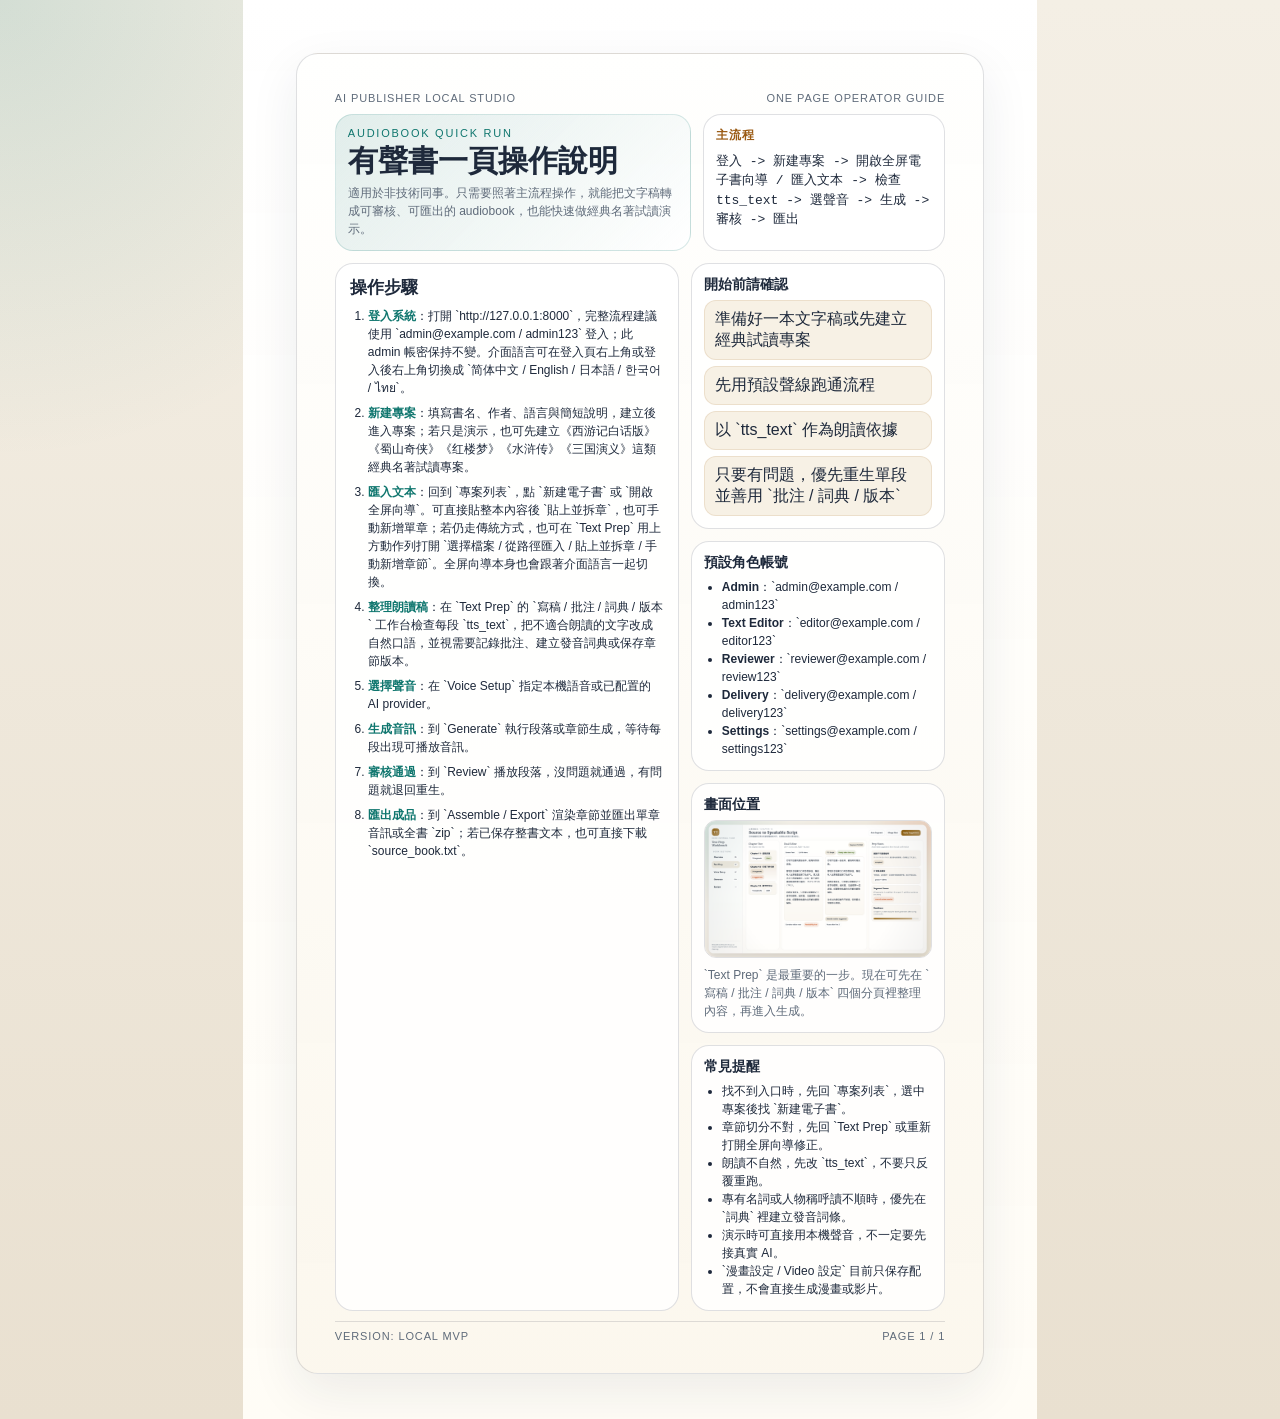
<file: docs/audiobook_one_page_guide_print.html>
<!doctype html>
<html lang="zh-Hant">
  <head>
    <meta charset="utf-8">
    <meta name="viewport" content="width=device-width, initial-scale=1.0">
    <title>AI Publisher 有聲書一頁操作說明</title>
    <style>
      :root {
        --bg: #ede6d8;
        --paper: #fffdf8;
        --ink: #1e293b;
        --muted: #5f6b7a;
        --line: rgba(30, 41, 59, 0.14);
        --brand: #0f766e;
        --accent: #9a5a13;
        --soft: #f7f1e5;
        --sans: "Avenir Next", "PingFang TC", "Helvetica Neue", sans-serif;
        --serif: "Iowan Old Style", "Palatino Linotype", "Songti TC", serif;
      }

      @page {
        size: A4 portrait;
        margin: 0;
      }

      * {
        box-sizing: border-box;
      }

      body {
        margin: 0;
        font-family: var(--sans);
        color: var(--ink);
        background:
          radial-gradient(circle at top left, rgba(15, 118, 110, 0.14), transparent 24%),
          linear-gradient(180deg, #f4efe5 0%, #e9e0d0 100%);
      }

      .sheet {
        width: 210mm;
        min-height: 297mm;
        margin: 0 auto;
        padding: 14mm 14mm 12mm;
        background:
          linear-gradient(180deg, rgba(255, 255, 255, 0.94), rgba(255, 252, 246, 0.9)),
          var(--paper);
      }

      .frame {
        min-height: calc(297mm - 26mm);
        padding: 10mm 10mm 8mm;
        border: 1px solid var(--line);
        border-radius: 22px;
        background:
          linear-gradient(180deg, rgba(255, 255, 255, 0.9), rgba(251, 246, 236, 0.88)),
          var(--paper);
        box-shadow: 0 18px 50px rgba(30, 41, 59, 0.08);
      }

      .header,
      .footer {
        display: flex;
        align-items: center;
        justify-content: space-between;
        color: var(--muted);
        font-size: 11px;
        letter-spacing: 0.08em;
        text-transform: uppercase;
      }

      h1,
      h2,
      h3 {
        margin: 0;
        font-family: var(--serif);
      }

      h1 {
        font-size: 30px;
        line-height: 1.05;
      }

      h2 {
        font-size: 17px;
        margin-bottom: 8px;
      }

      h3 {
        font-size: 14px;
        margin-bottom: 6px;
      }

      p,
      li {
        margin: 0;
        font-size: 12px;
        line-height: 1.5;
      }

      ul,
      ol {
        margin: 0;
        padding-left: 18px;
      }

      .hero {
        display: grid;
        grid-template-columns: 1.25fr 0.85fr;
        gap: 12px;
        margin-top: 10px;
      }

      .hero-copy {
        padding: 12px;
        border-radius: 18px;
        background: linear-gradient(135deg, rgba(15, 118, 110, 0.12), rgba(255, 255, 255, 0.88));
        border: 1px solid rgba(15, 118, 110, 0.16);
      }

      .eyebrow {
        margin-bottom: 6px;
        font-size: 11px;
        letter-spacing: 0.16em;
        text-transform: uppercase;
        color: var(--brand);
      }

      .hero-copy p {
        margin-top: 8px;
        color: var(--muted);
      }

      .pipeline,
      .card,
      .steps,
      .notes,
      .image-card {
        border: 1px solid var(--line);
        border-radius: 18px;
        background: rgba(255, 255, 255, 0.82);
      }

      .pipeline {
        padding: 12px;
      }

      .pipeline strong {
        display: block;
        margin-bottom: 8px;
        font-size: 12px;
        letter-spacing: 0.08em;
        text-transform: uppercase;
        color: var(--accent);
      }

      .pipeline code {
        display: block;
        font-size: 13px;
        line-height: 1.5;
        white-space: normal;
      }

      .main {
        display: grid;
        grid-template-columns: 1.15fr 0.85fr;
        gap: 12px;
        margin-top: 12px;
      }

      .steps {
        padding: 12px 14px;
      }

      .steps ol {
        display: grid;
        gap: 7px;
      }

      .steps li strong {
        color: var(--brand);
      }

      .stack {
        display: grid;
        gap: 12px;
      }

      .card,
      .notes,
      .image-card {
        padding: 12px;
      }

      .checklist {
        display: grid;
        gap: 6px;
      }

      .check {
        padding: 8px 10px;
        border-radius: 12px;
        background: var(--soft);
        border: 1px solid rgba(154, 90, 19, 0.12);
      }

      .image-card img {
        width: 100%;
        display: block;
        border-radius: 12px;
        border: 1px solid var(--line);
      }

      .image-card p {
        margin-top: 8px;
        color: var(--muted);
      }

      .footer {
        margin-top: 10px;
        padding-top: 8px;
        border-top: 1px solid var(--line);
      }

      @media print {
        body {
          background: #fff;
        }

        .sheet {
          margin: 0;
          width: auto;
          min-height: auto;
          padding: 0;
        }

        .frame {
          min-height: auto;
          box-shadow: none;
        }
      }
    </style>
  </head>
  <body>
    <main class="sheet">
      <section class="frame">
        <div class="header">
          <span>AI Publisher Local Studio</span>
          <span>One Page Operator Guide</span>
        </div>

        <div class="hero">
          <div class="hero-copy">
            <div class="eyebrow">Audiobook Quick Run</div>
            <h1>有聲書一頁操作說明</h1>
            <p>適用於非技術同事。只需要照著主流程操作，就能把文字稿轉成可審核、可匯出的 audiobook，也能快速做經典名著試讀演示。</p>
          </div>

          <div class="pipeline">
            <strong>主流程</strong>
            <code>登入 -> 新建專案 -> 開啟全屏電子書向導 / 匯入文本 -> 檢查 tts_text -> 選聲音 -> 生成 -> 審核 -> 匯出</code>
          </div>
        </div>

        <div class="main">
          <div class="steps">
            <h2>操作步驟</h2>
            <ol>
              <li><strong>登入系統</strong>：打開 `http://127.0.0.1:8000`，完整流程建議使用 `admin@example.com / admin123` 登入；此 admin 帳密保持不變。介面語言可在登入頁右上角或登入後右上角切換成 `简体中文 / English / 日本語 / 한국어 / ไทย`。</li>
              <li><strong>新建專案</strong>：填寫書名、作者、語言與簡短說明，建立後進入專案；若只是演示，也可先建立《西游记白话版》《蜀山奇侠》《红楼梦》《水浒传》《三国演义》這類經典名著試讀專案。</li>
              <li><strong>匯入文本</strong>：回到 `專案列表`，點 `新建電子書` 或 `開啟全屏向導`。可直接貼整本內容後 `貼上並拆章`，也可手動新增單章；若仍走傳統方式，也可在 `Text Prep` 用上方動作列打開 `選擇檔案 / 從路徑匯入 / 貼上並拆章 / 手動新增章節`。全屏向導本身也會跟著介面語言一起切換。</li>
              <li><strong>整理朗讀稿</strong>：在 `Text Prep` 的 `寫稿 / 批注 / 詞典 / 版本` 工作台檢查每段 `tts_text`，把不適合朗讀的文字改成自然口語，並視需要記錄批注、建立發音詞典或保存章節版本。</li>
              <li><strong>選擇聲音</strong>：在 `Voice Setup` 指定本機語音或已配置的 AI provider。</li>
              <li><strong>生成音訊</strong>：到 `Generate` 執行段落或章節生成，等待每段出現可播放音訊。</li>
              <li><strong>審核通過</strong>：到 `Review` 播放段落，沒問題就通過，有問題就退回重生。</li>
              <li><strong>匯出成品</strong>：到 `Assemble / Export` 渲染章節並匯出單章音訊或全書 `zip`；若已保存整書文本，也可直接下載 `source_book.txt`。</li>
            </ol>
          </div>

          <div class="stack">
            <div class="card">
              <h3>開始前請確認</h3>
              <div class="checklist">
                <div class="check">準備好一本文字稿或先建立經典試讀專案</div>
                <div class="check">先用預設聲線跑通流程</div>
                <div class="check">以 `tts_text` 作為朗讀依據</div>
                <div class="check">只要有問題，優先重生單段並善用 `批注 / 詞典 / 版本`</div>
              </div>
            </div>

            <div class="card">
              <h3>預設角色帳號</h3>
              <ul>
                <li><strong>Admin</strong>：`admin@example.com / admin123`</li>
                <li><strong>Text Editor</strong>：`editor@example.com / editor123`</li>
                <li><strong>Reviewer</strong>：`reviewer@example.com / review123`</li>
                <li><strong>Delivery</strong>：`delivery@example.com / delivery123`</li>
                <li><strong>Settings</strong>：`settings@example.com / settings123`</li>
              </ul>
            </div>

            <div class="image-card">
              <h3>畫面位置</h3>
              <img src="assets/manual/02_text_prep.png" alt="Text Prep">
              <p>`Text Prep` 是最重要的一步。現在可先在 `寫稿 / 批注 / 詞典 / 版本` 四個分頁裡整理內容，再進入生成。</p>
            </div>

            <div class="notes">
              <h3>常見提醒</h3>
              <ul>
                <li>找不到入口時，先回 `專案列表`，選中專案後找 `新建電子書`。</li>
                <li>章節切分不對，先回 `Text Prep` 或重新打開全屏向導修正。</li>
                <li>朗讀不自然，先改 `tts_text`，不要只反覆重跑。</li>
                <li>專有名詞或人物稱呼讀不順時，優先在 `詞典` 裡建立發音詞條。</li>
                <li>演示時可直接用本機聲音，不一定要先接真實 AI。</li>
                <li>`漫畫設定 / Video 設定` 目前只保存配置，不會直接生成漫畫或影片。</li>
              </ul>
            </div>
          </div>
        </div>

        <div class="footer">
          <span>Version: Local MVP</span>
          <span>Page 1 / 1</span>
        </div>
      </section>
    </main>
  </body>
</html>
</file>
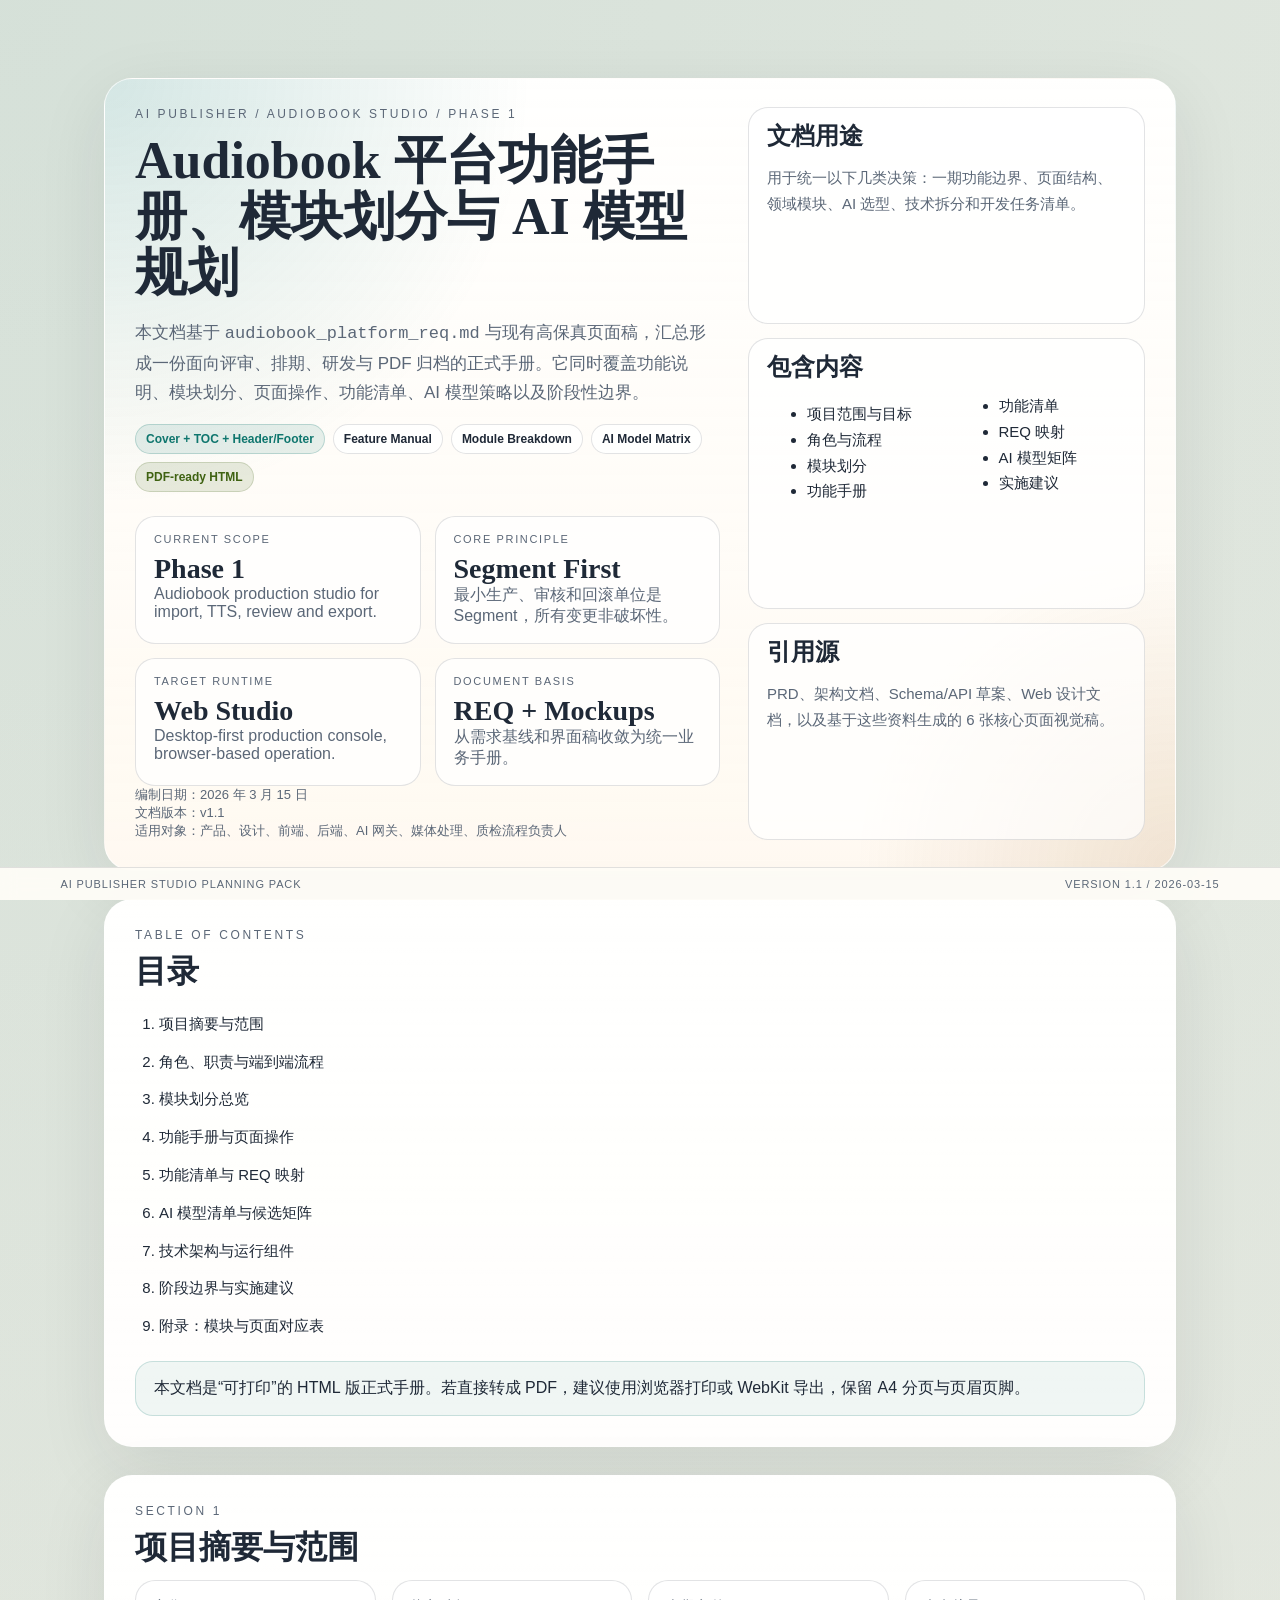
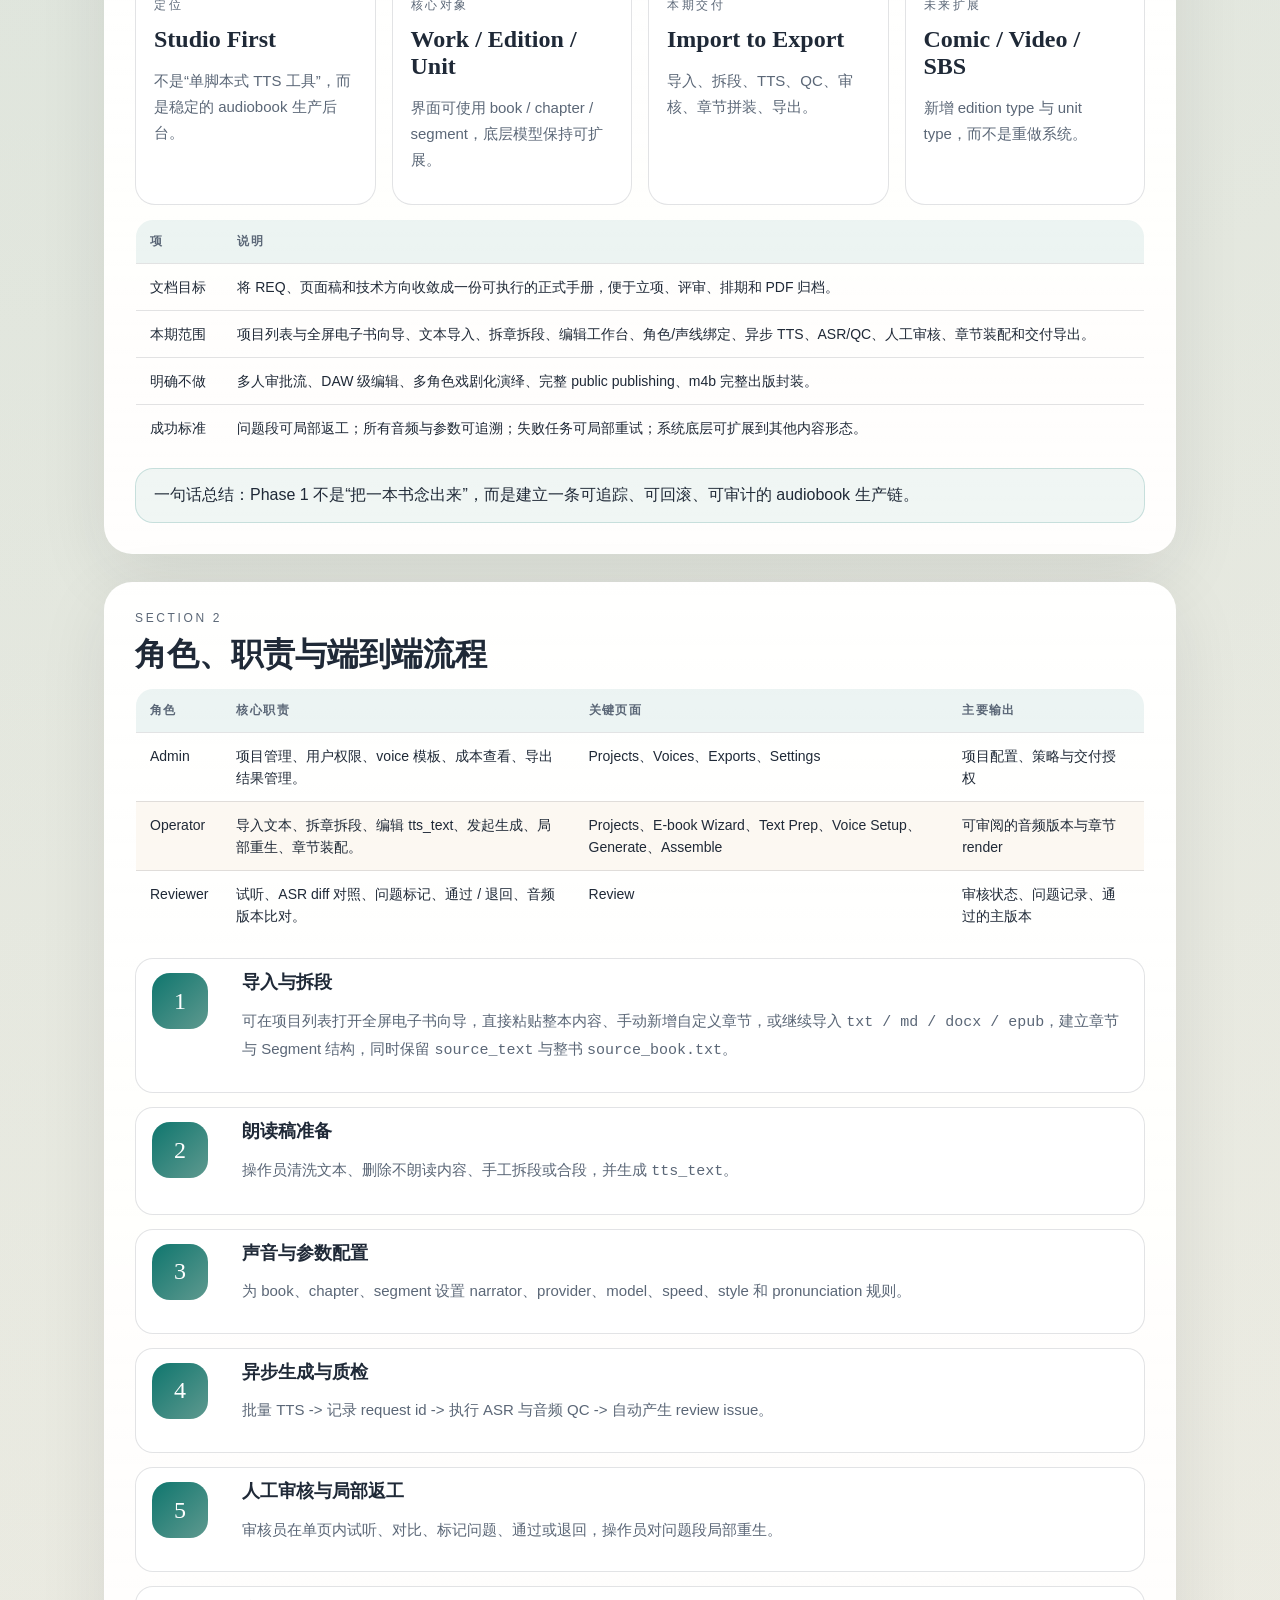
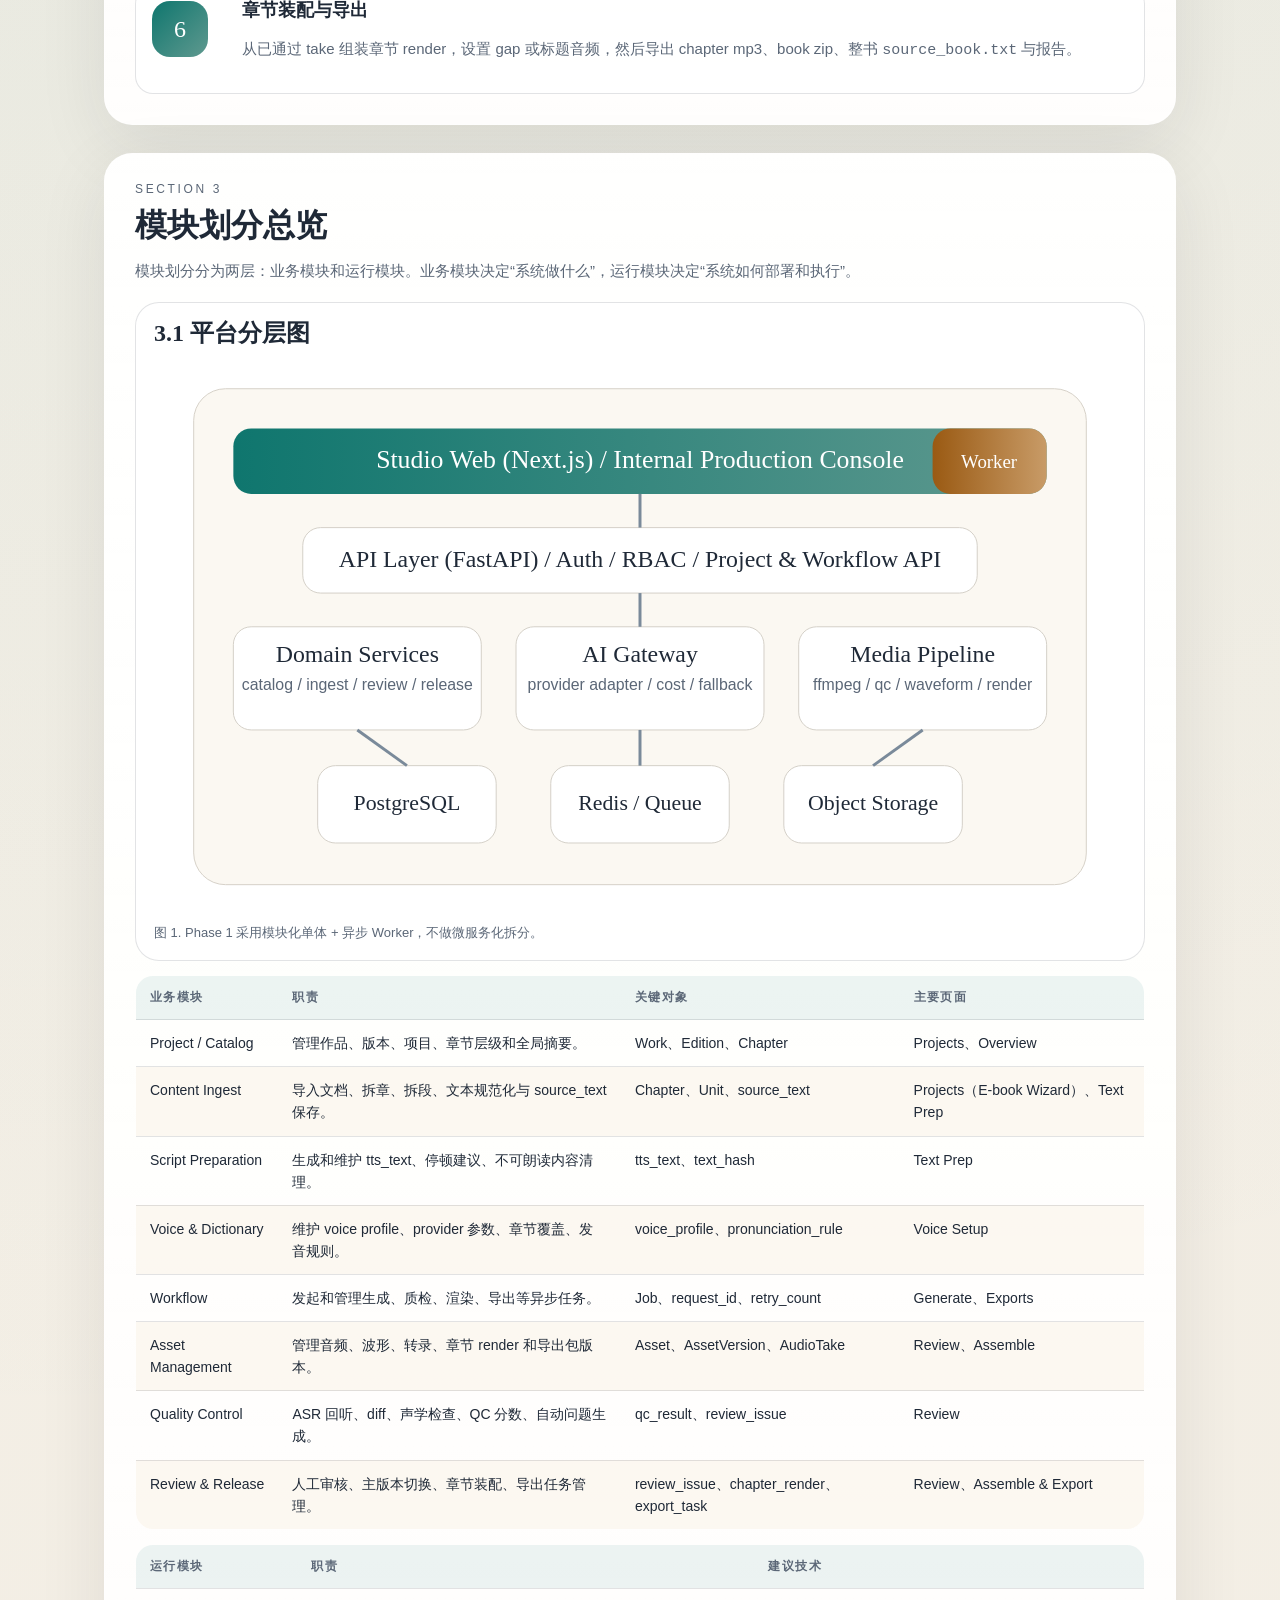
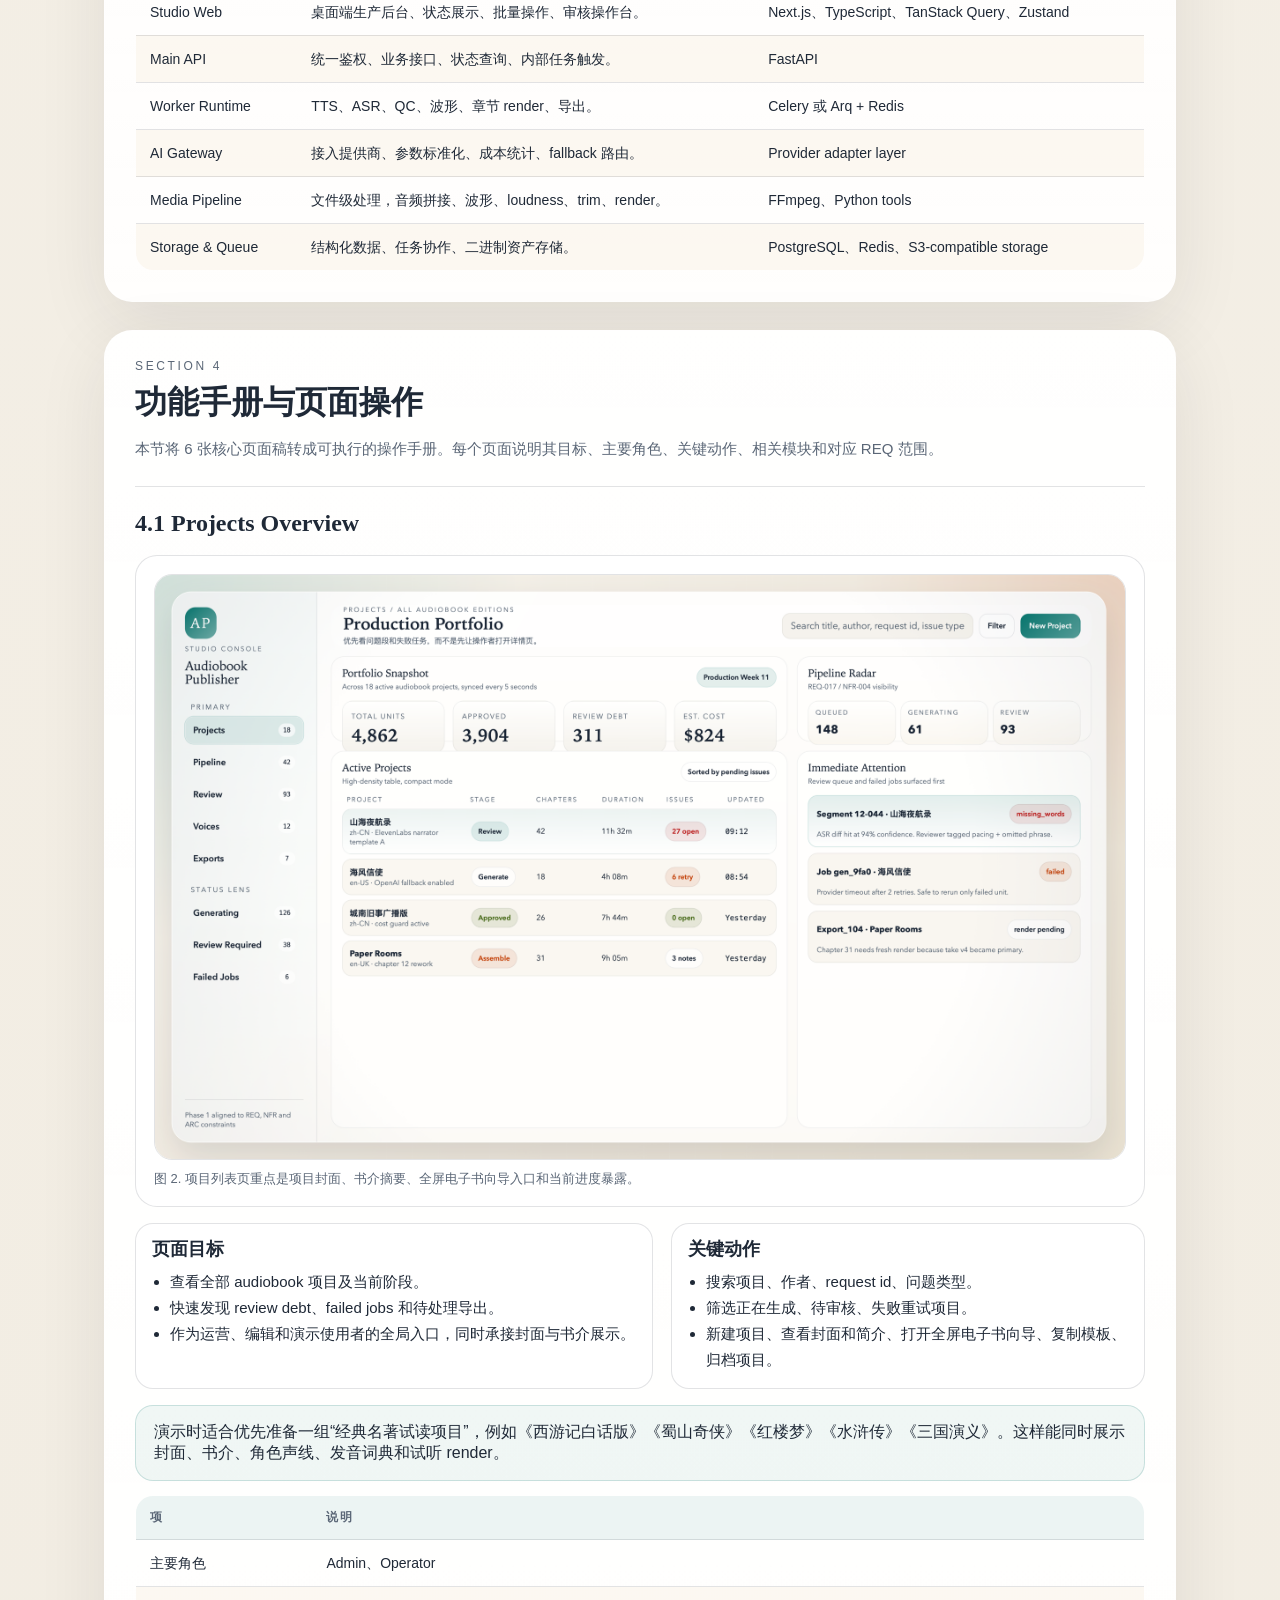
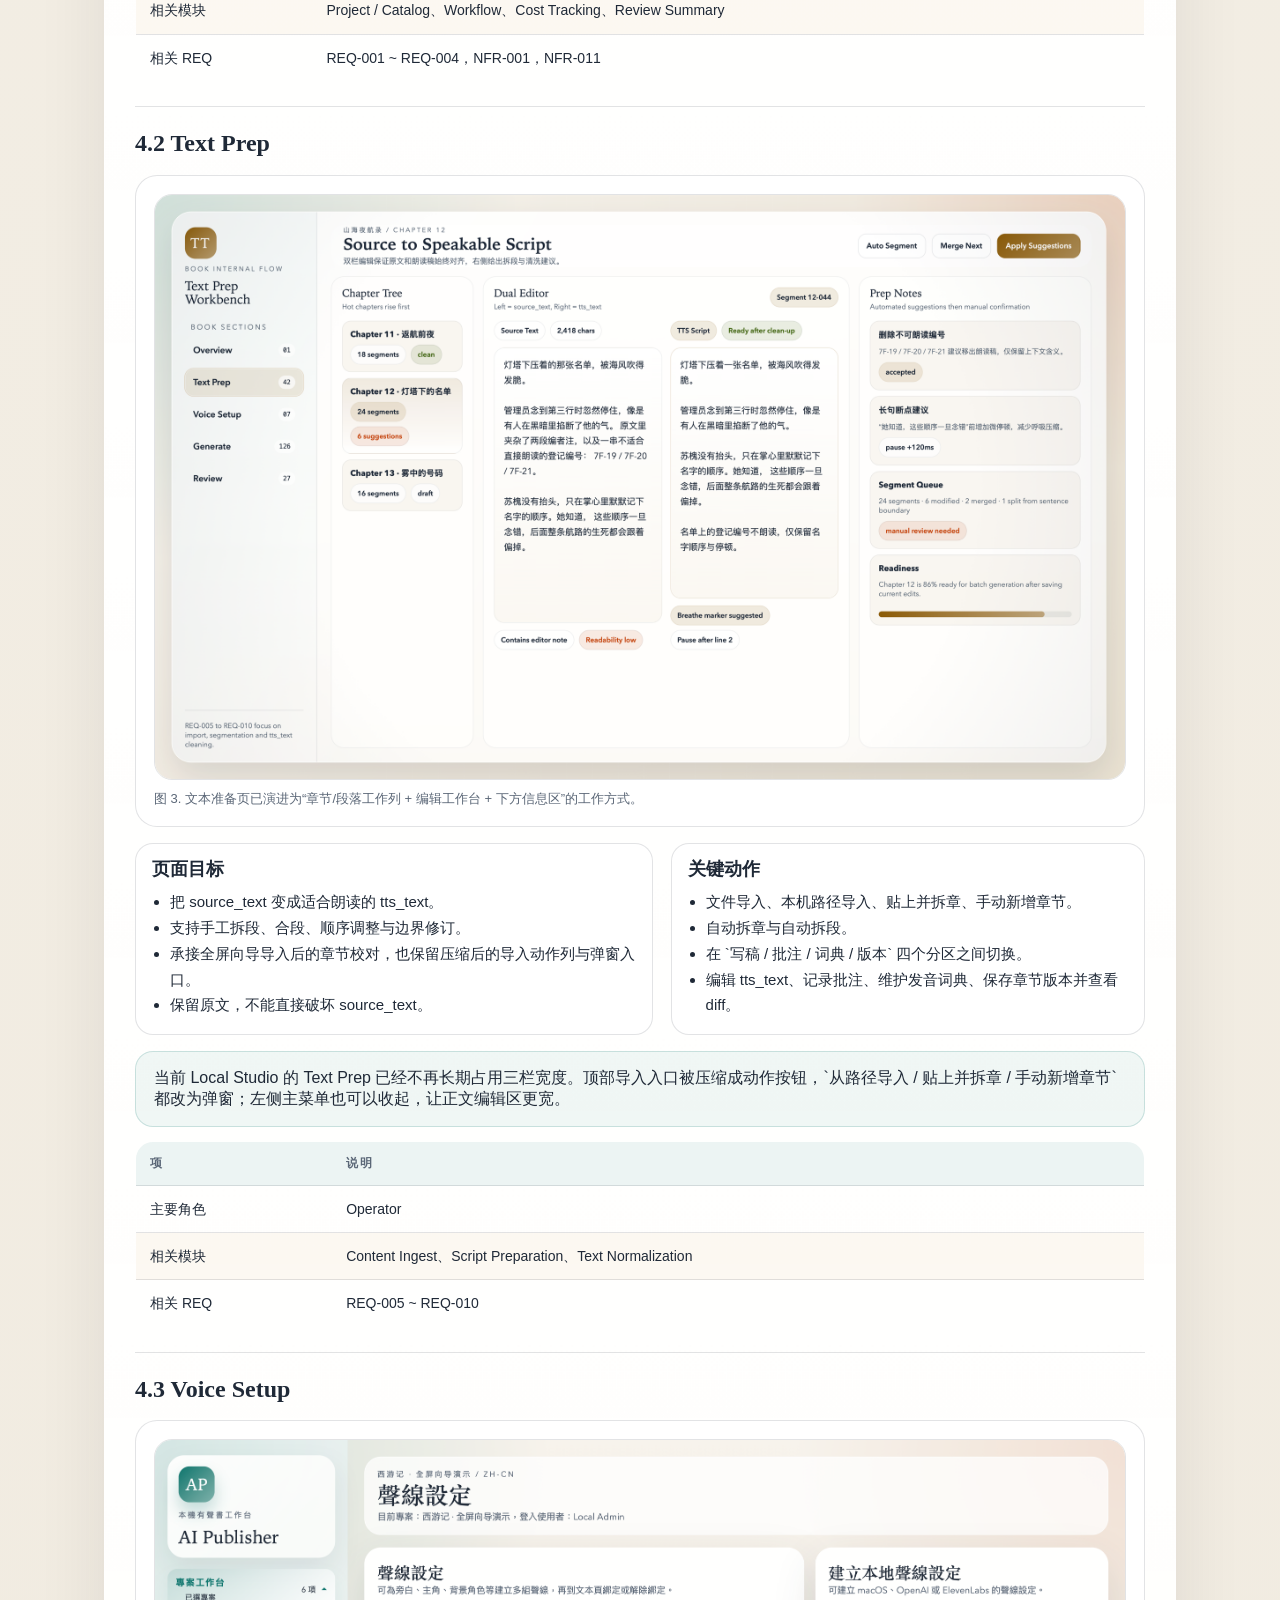
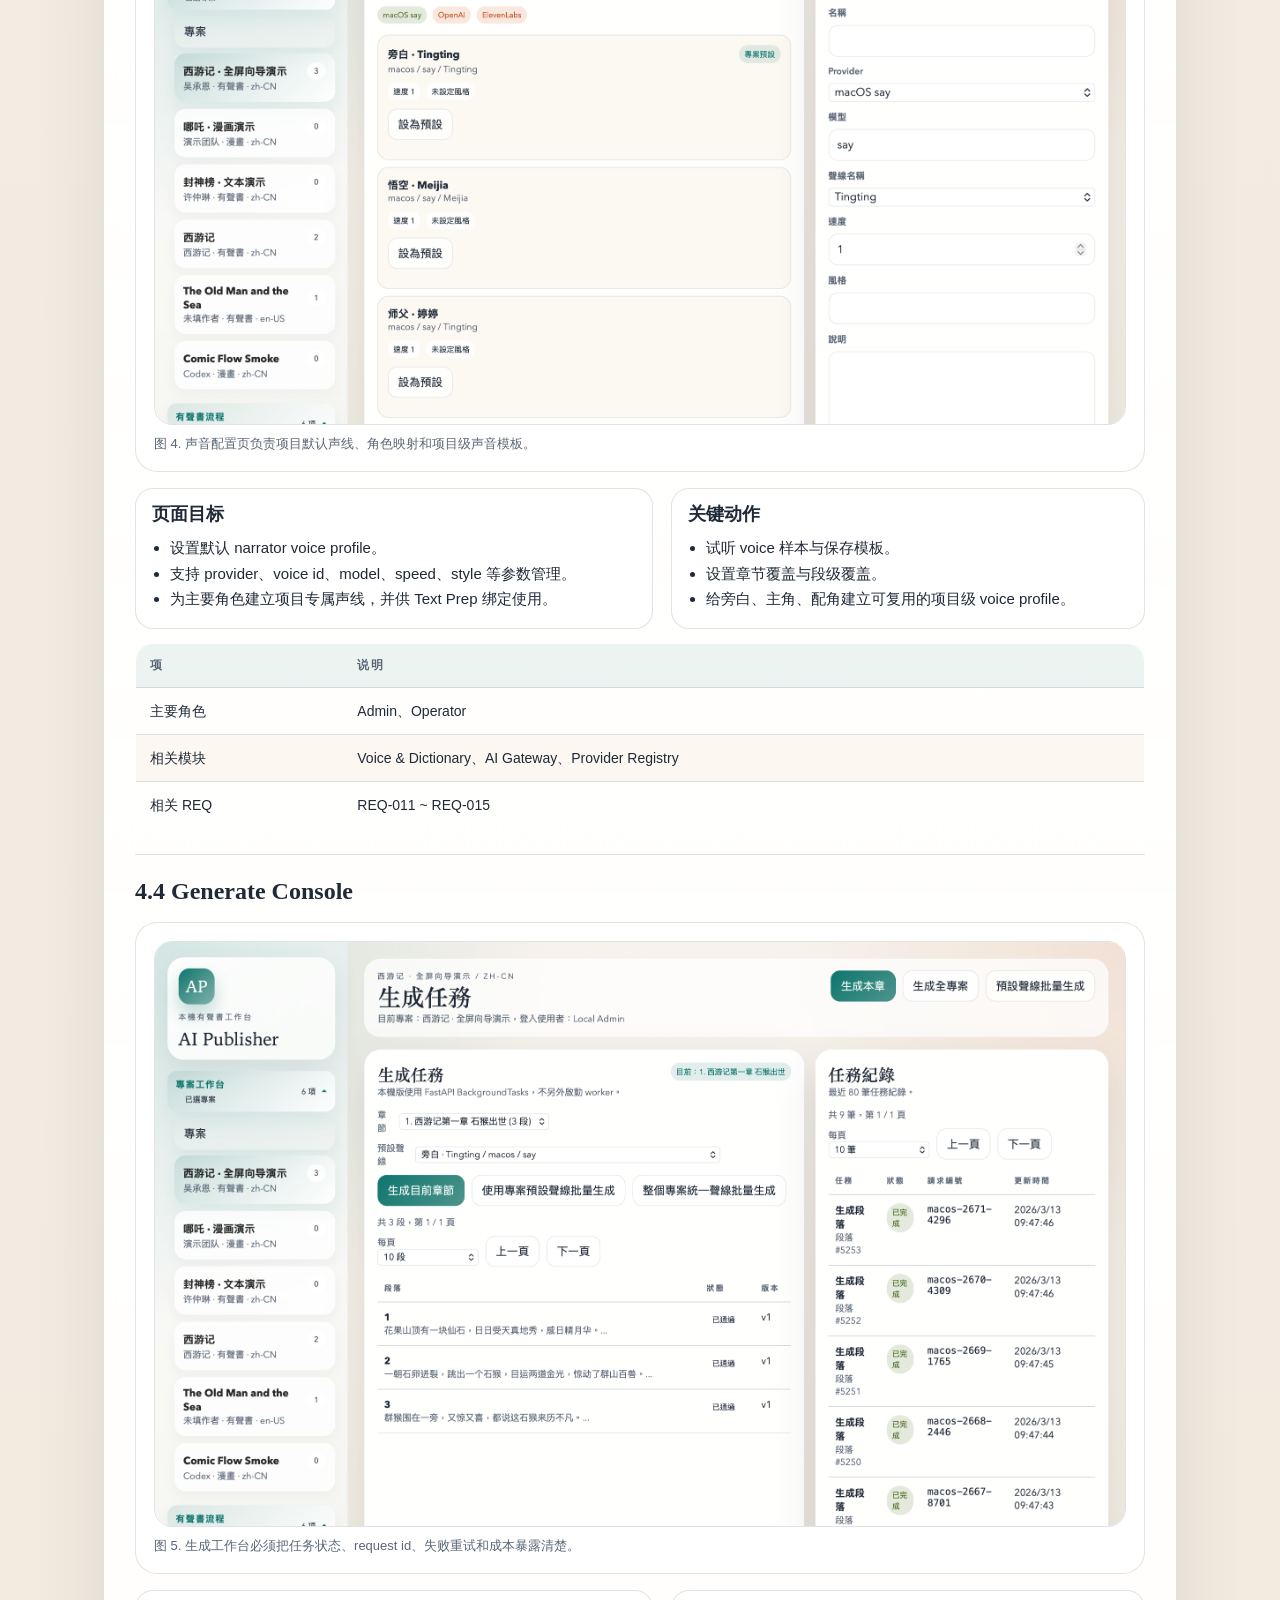
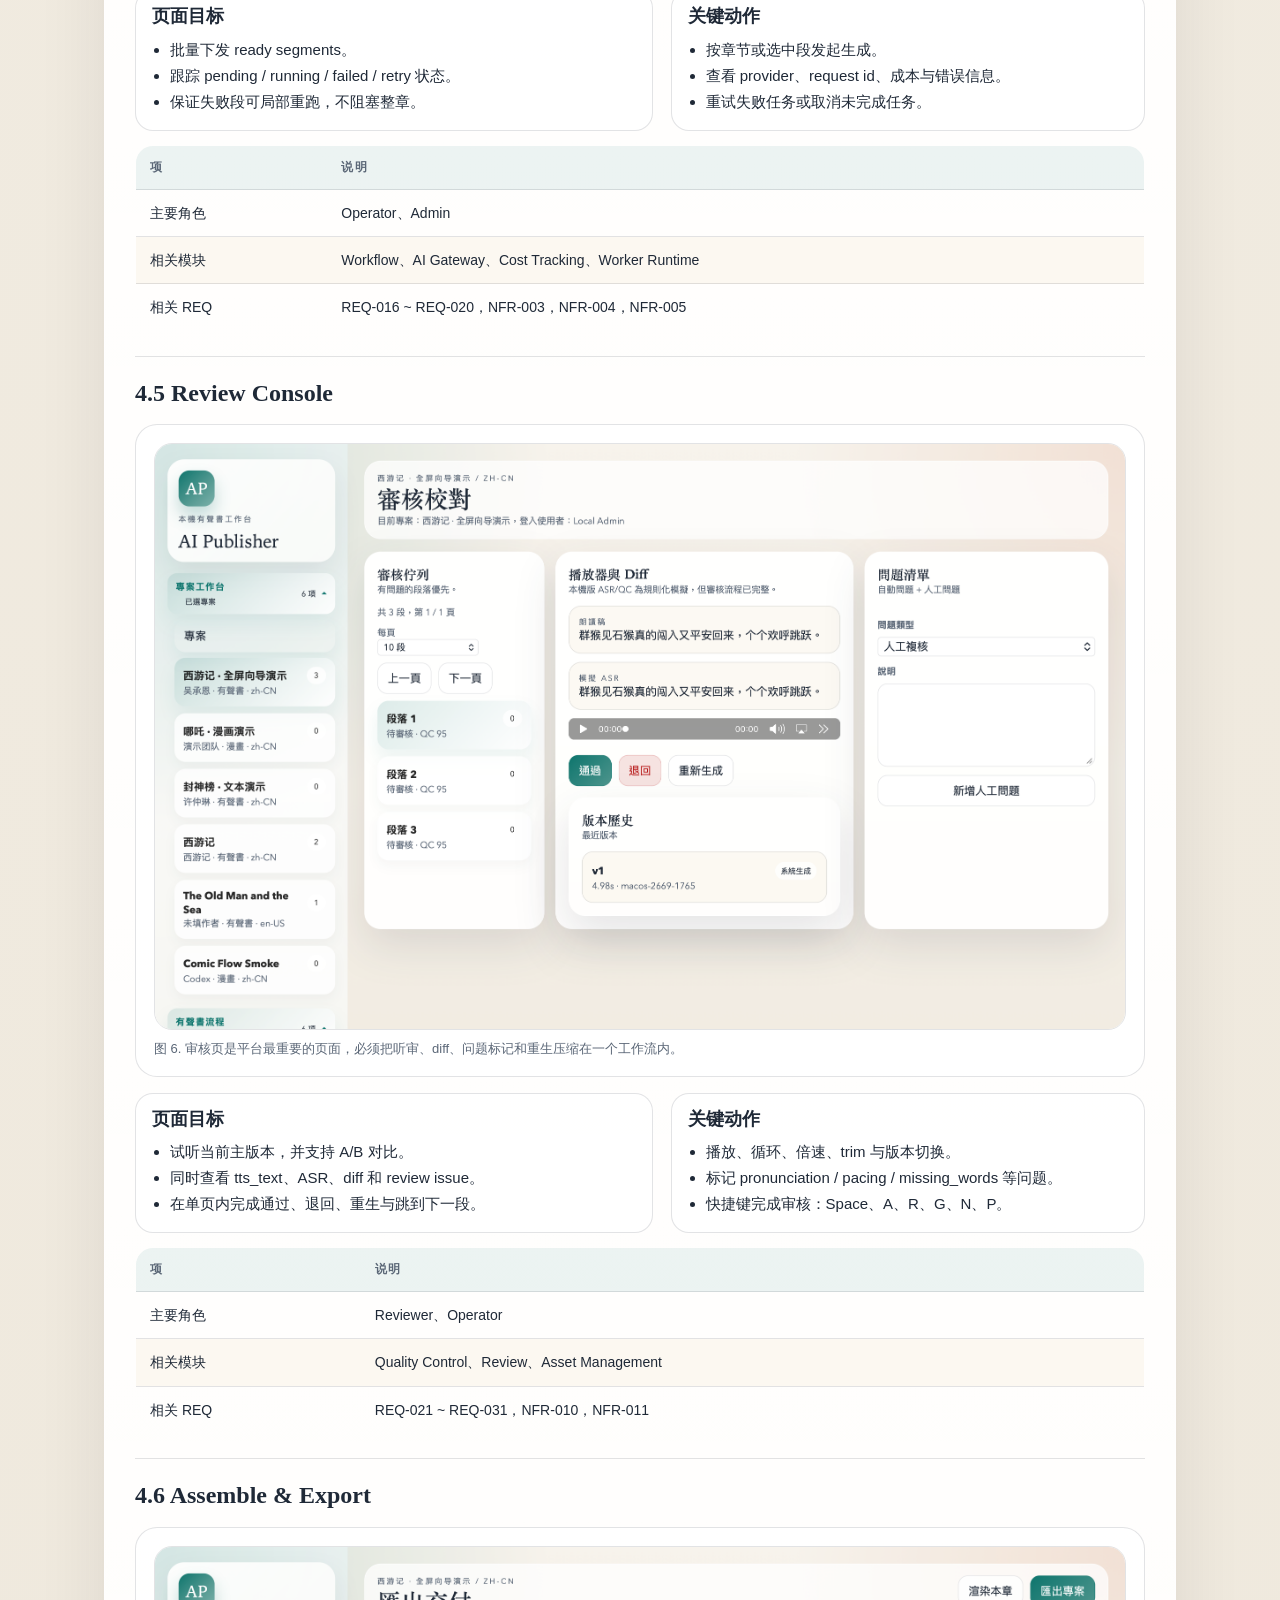
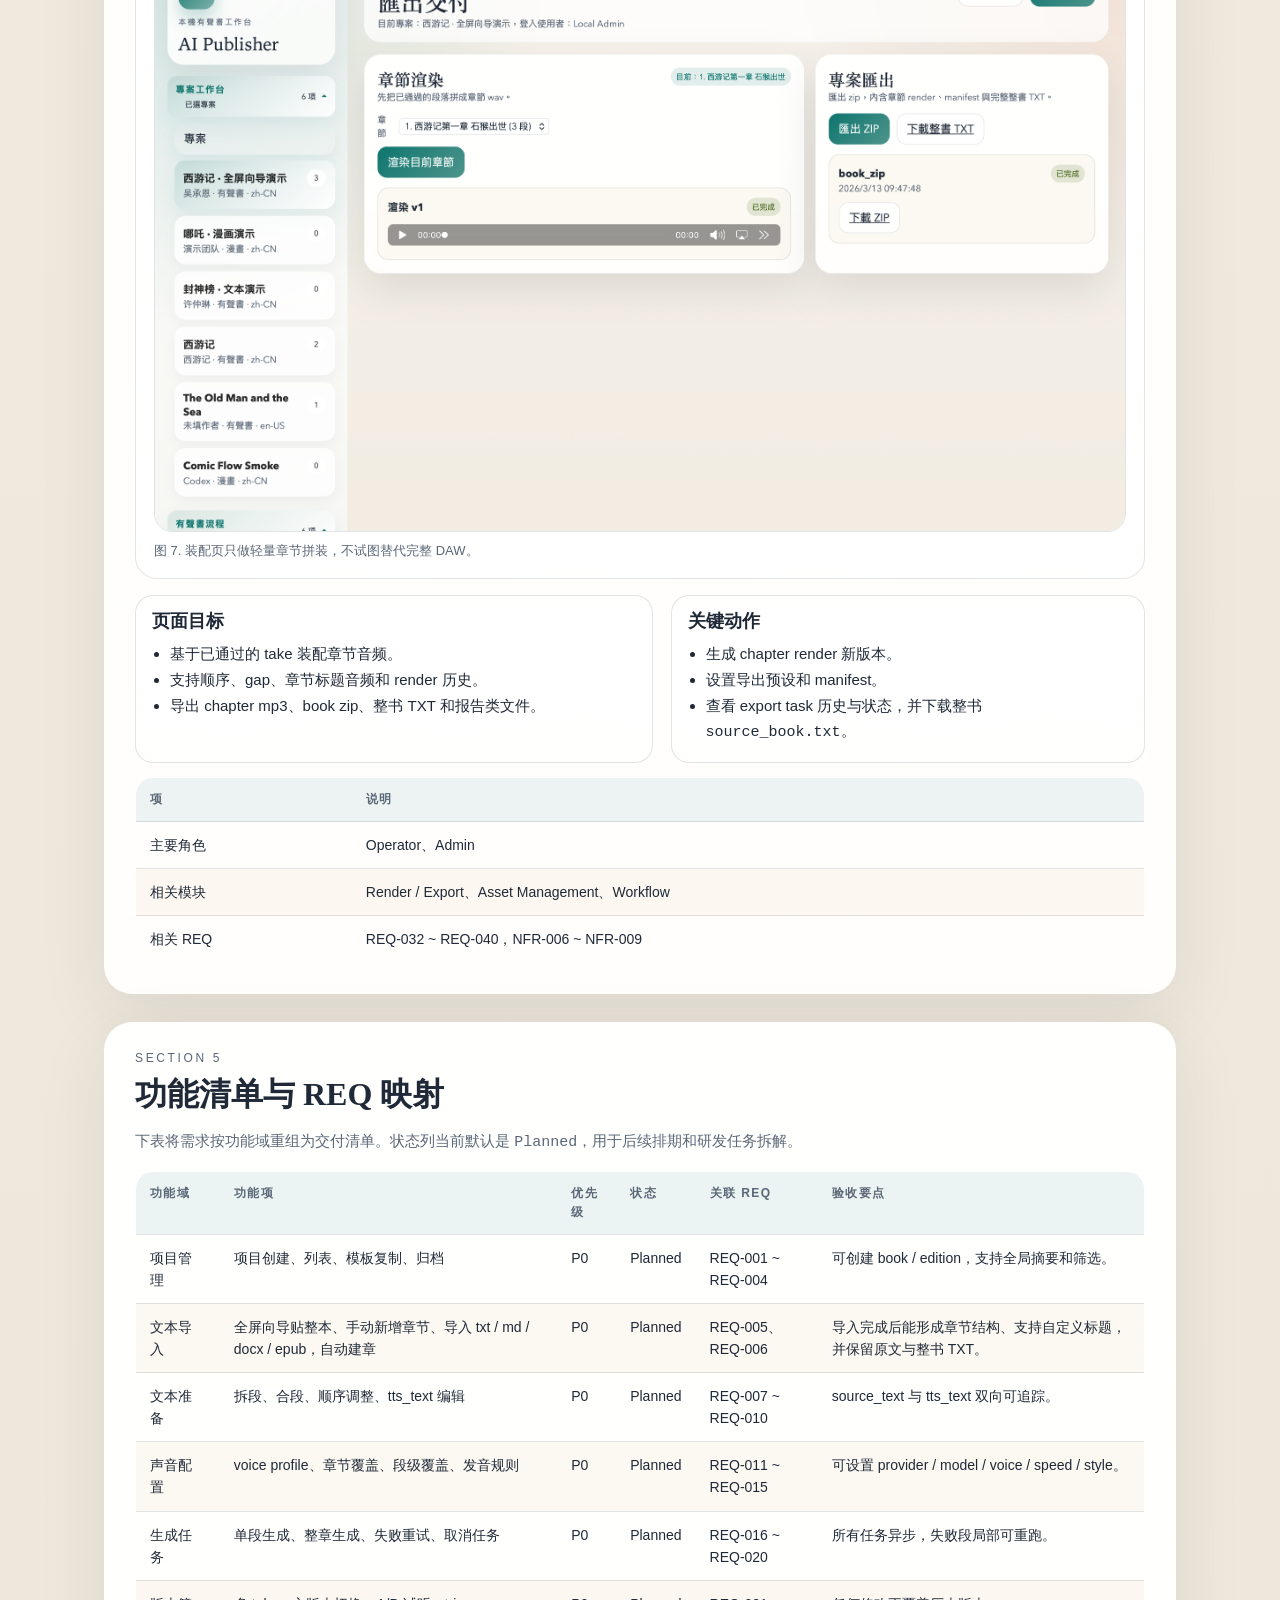
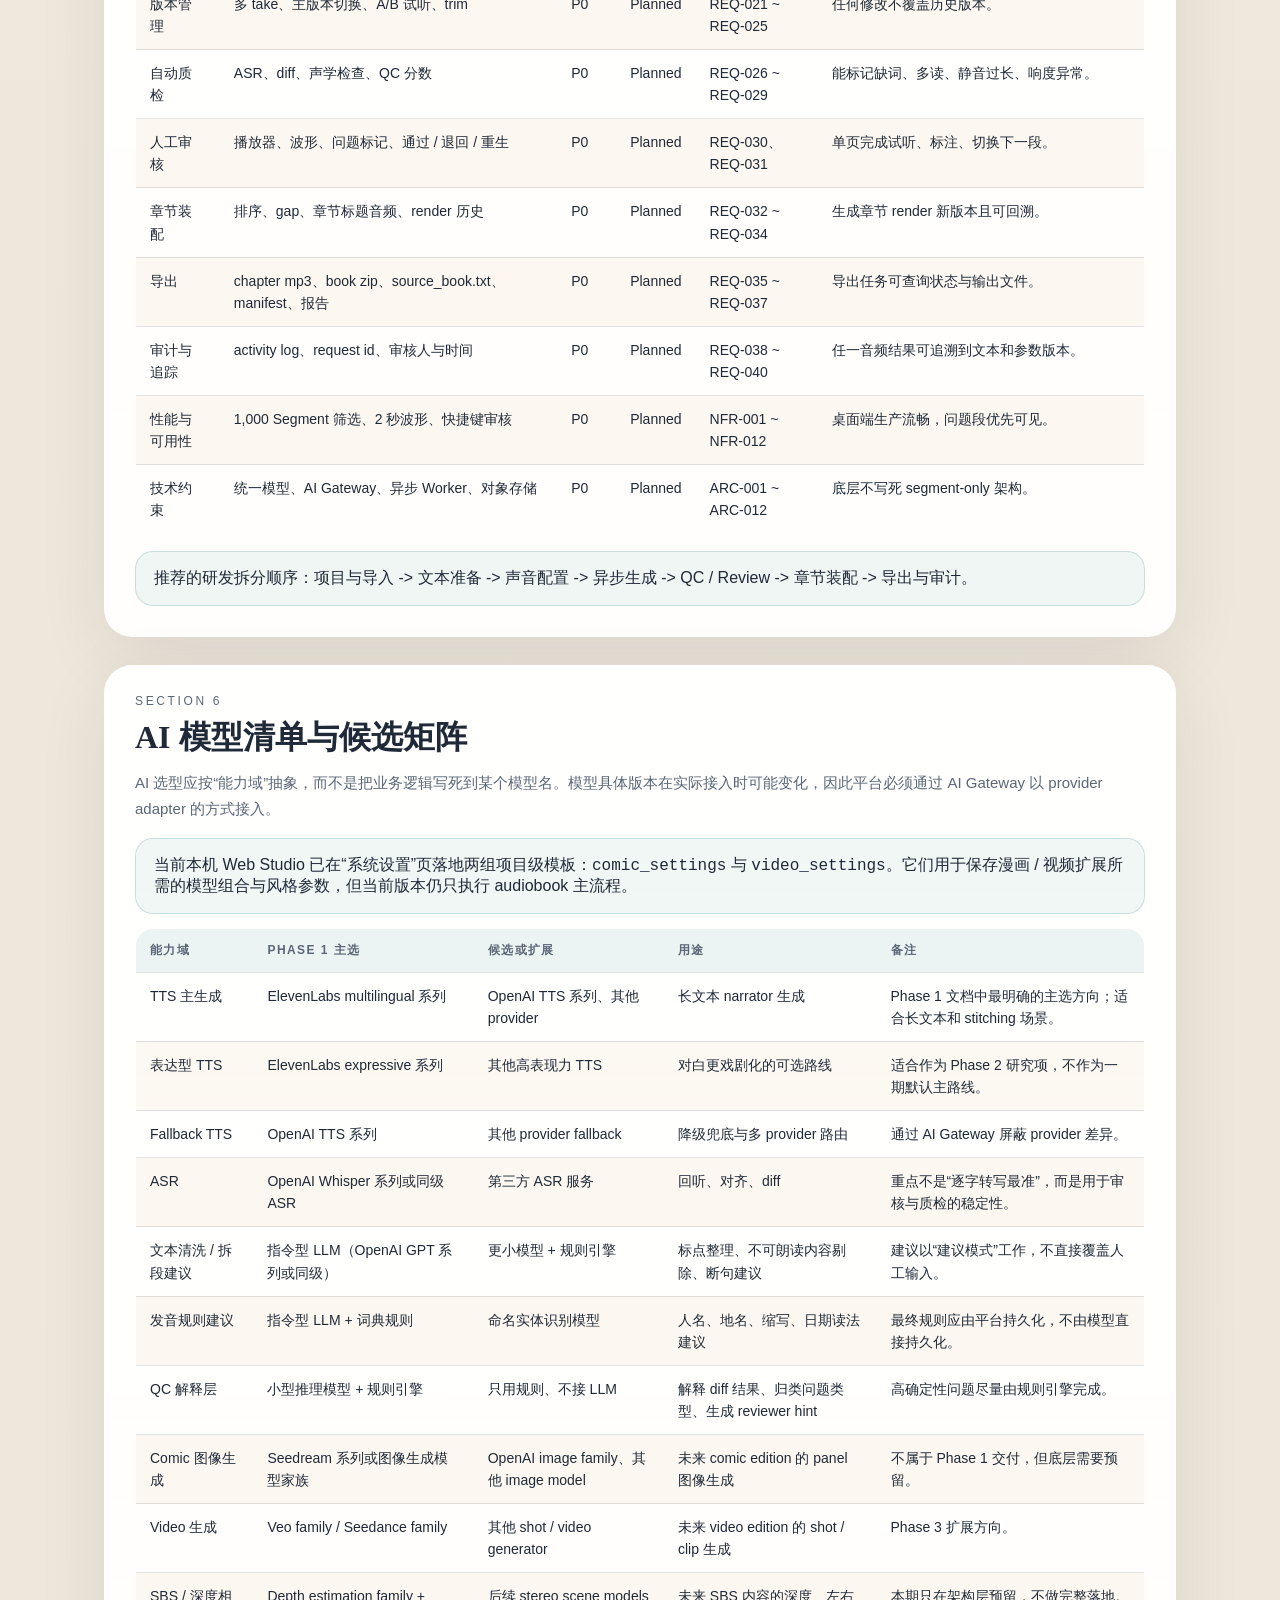
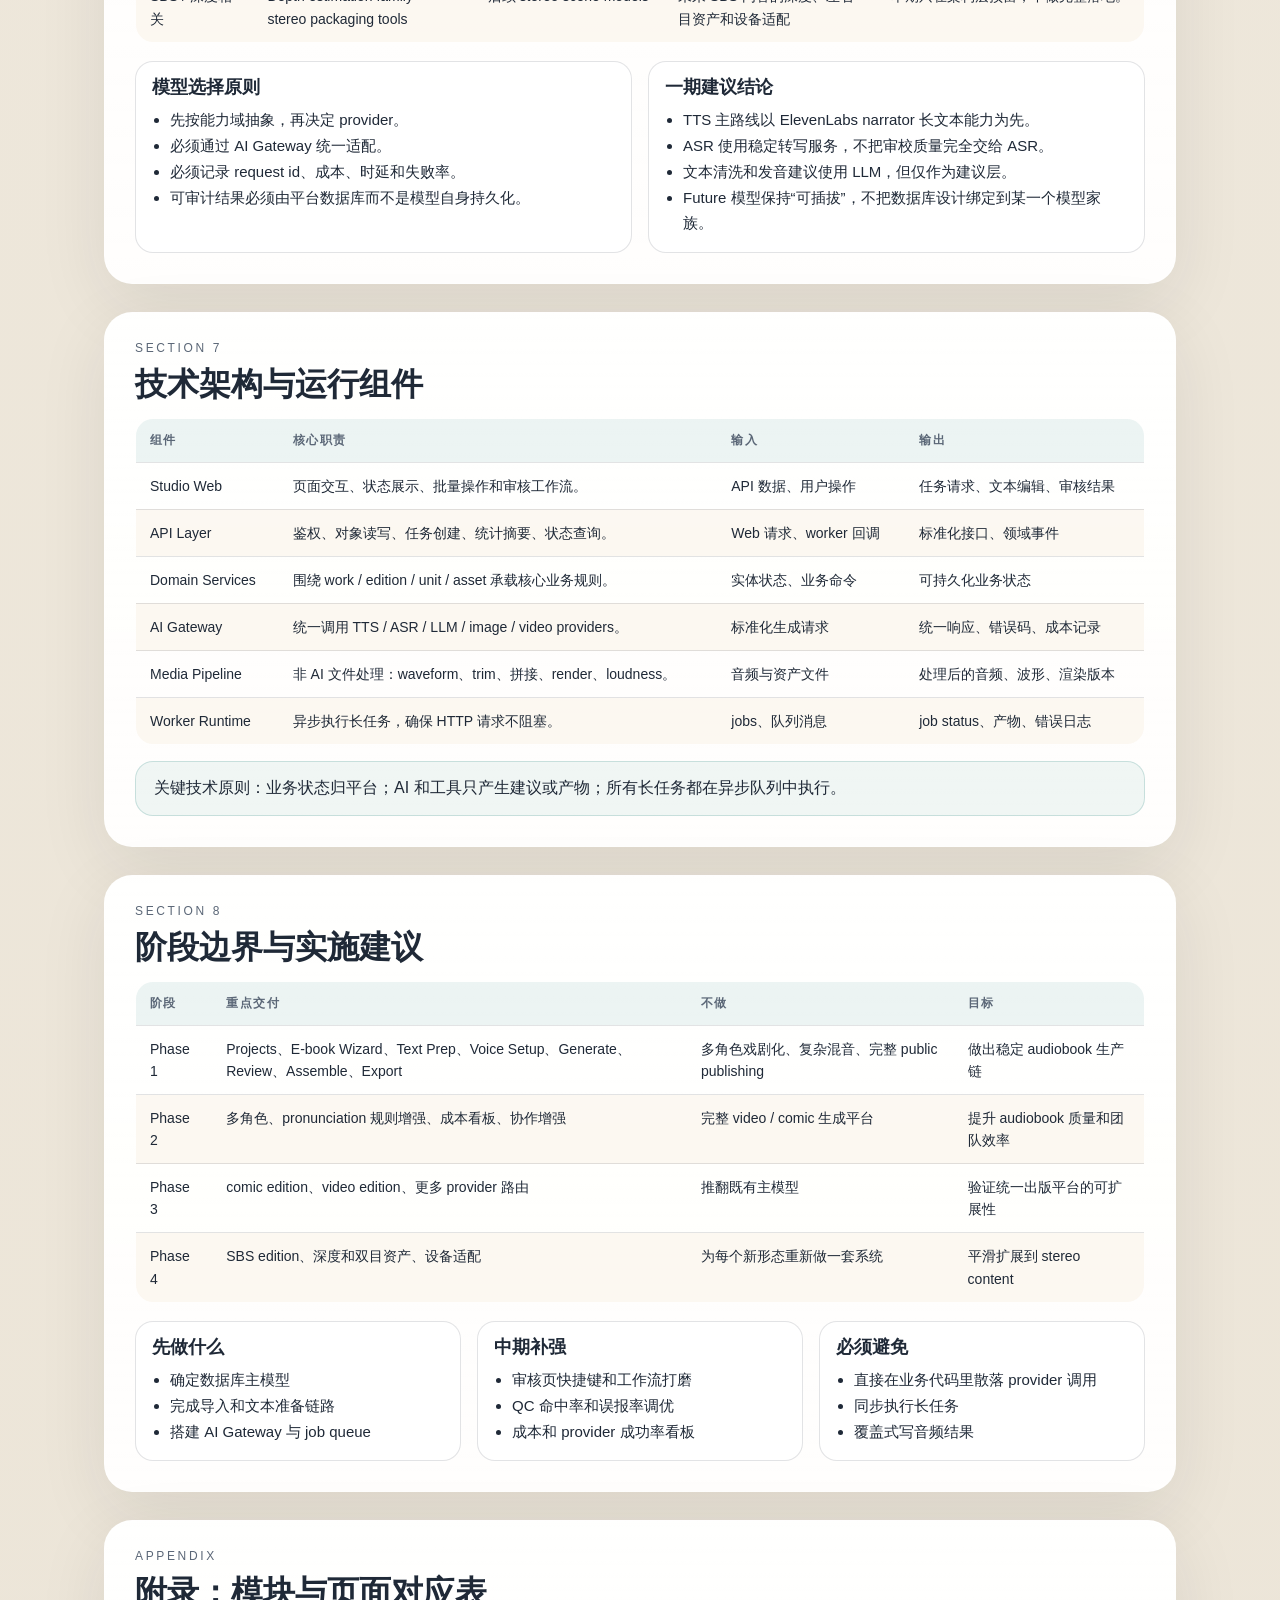
<file: docs/audiobook_platform_function_manual.html>
<!doctype html>
<html lang="zh-CN">
  <head>
    <meta charset="utf-8">
    <meta name="viewport" content="width=device-width, initial-scale=1.0">
    <title>Audiobook Platform 功能手册与模块规划</title>
    <style>
      :root {
        --bg: #f3efe6;
        --paper: #fffdf8;
        --paper-soft: #fbf7ef;
        --ink: #1f2937;
        --ink-soft: #5b6777;
        --line: rgba(31, 41, 55, 0.13);
        --line-strong: rgba(31, 41, 55, 0.22);
        --brand: #0f766e;
        --brand-soft: rgba(15, 118, 110, 0.1);
        --accent: #9a5a13;
        --danger: #b91c1c;
        --warn: #c2410c;
        --success: #3f6212;
        --serif: "Iowan Old Style", "Palatino Linotype", "Songti SC", serif;
        --sans: "Avenir Next", "PingFang SC", "Helvetica Neue", sans-serif;
        --mono: "IBM Plex Mono", "Menlo", "SFMono-Regular", monospace;
      }

      * {
        box-sizing: border-box;
      }

      html {
        scroll-behavior: smooth;
      }

      body {
        margin: 0;
        font-family: var(--sans);
        color: var(--ink);
        background:
          radial-gradient(circle at top left, rgba(15, 118, 110, 0.14), transparent 28%),
          linear-gradient(180deg, #f6f2ea 0%, #ece5d8 100%);
      }

      a {
        color: inherit;
        text-decoration: none;
      }

      .print-header,
      .print-footer {
        display: none;
        position: fixed;
        left: 0;
        right: 0;
        z-index: 20;
        padding: 10px 16mm;
        color: var(--ink-soft);
        font-size: 11px;
        letter-spacing: 0.08em;
        text-transform: uppercase;
        background: rgba(255, 253, 248, 0.92);
        backdrop-filter: blur(8px);
      }

      .print-header {
        top: 0;
        border-bottom: 1px solid var(--line);
      }

      .print-footer {
        bottom: 0;
        display: flex;
        justify-content: space-between;
        border-top: 1px solid var(--line);
      }

      main.document {
        max-width: 1120px;
        margin: 0 auto;
        padding: 78px 24px 72px;
      }

      section {
        margin: 0 0 28px;
        padding: 28px 30px 30px;
        border-radius: 28px;
        background:
          linear-gradient(180deg, rgba(255, 255, 255, 0.86), rgba(255, 255, 255, 0.68)),
          var(--paper);
        border: 1px solid rgba(255, 255, 255, 0.68);
        box-shadow: 0 20px 70px rgba(28, 36, 45, 0.09);
      }

      h1,
      h2,
      h3,
      h4 {
        margin: 0;
        font-family: var(--serif);
        line-height: 1.08;
      }

      h1 {
        font-size: 52px;
      }

      h2 {
        font-size: 32px;
        margin-bottom: 16px;
      }

      h3 {
        font-size: 24px;
        margin-bottom: 12px;
      }

      h4 {
        font-size: 18px;
        margin-bottom: 8px;
      }

      p,
      li {
        line-height: 1.72;
        font-size: 15px;
        color: var(--ink);
      }

      .muted {
        color: var(--ink-soft);
      }

      .mono {
        font-family: var(--mono);
      }

      .eyebrow {
        margin-bottom: 12px;
        font-size: 12px;
        letter-spacing: 0.22em;
        text-transform: uppercase;
        color: var(--ink-soft);
      }

      .cover {
        min-height: calc(100vh - 190px);
        display: grid;
        grid-template-columns: 1.4fr 0.95fr;
        gap: 28px;
        align-items: stretch;
        background:
          radial-gradient(circle at top left, rgba(15, 118, 110, 0.18), transparent 32%),
          radial-gradient(circle at bottom right, rgba(154, 90, 19, 0.14), transparent 24%),
          linear-gradient(180deg, rgba(255, 255, 255, 0.9), rgba(255, 248, 239, 0.74)),
          var(--paper);
      }

      .cover-copy {
        display: grid;
        align-content: space-between;
      }

      .cover-copy p {
        max-width: 700px;
        font-size: 17px;
      }

      .cover-kpi {
        display: grid;
        grid-template-columns: repeat(2, 1fr);
        gap: 14px;
        margin-top: 24px;
      }

      .cover-kpi .card,
      .aside-card,
      .summary-card {
        padding: 16px 18px;
        border-radius: 20px;
        background: rgba(255, 255, 255, 0.72);
        border: 1px solid var(--line);
      }

      .cover-kpi .label {
        font-size: 11px;
        letter-spacing: 0.15em;
        text-transform: uppercase;
        color: var(--ink-soft);
      }

      .cover-kpi strong {
        display: block;
        margin-top: 8px;
        font-size: 28px;
        font-family: var(--serif);
      }

      .cover-aside {
        display: grid;
        gap: 14px;
      }

      .toc ol {
        margin: 12px 0 0 0;
        padding-left: 24px;
      }

      .toc li {
        padding: 6px 0;
      }

      .grid-2,
      .grid-3,
      .grid-4 {
        display: grid;
        gap: 16px;
      }

      .grid-2 {
        grid-template-columns: repeat(2, minmax(0, 1fr));
      }

      .grid-3 {
        grid-template-columns: repeat(3, minmax(0, 1fr));
      }

      .grid-4 {
        grid-template-columns: repeat(4, minmax(0, 1fr));
      }

      .summary-card strong {
        display: block;
        margin-top: 8px;
        font-size: 24px;
        font-family: var(--serif);
      }

      .badge-row {
        display: flex;
        flex-wrap: wrap;
        gap: 8px;
        margin-top: 12px;
      }

      .badge {
        display: inline-flex;
        align-items: center;
        gap: 8px;
        padding: 7px 10px;
        border-radius: 999px;
        font-size: 12px;
        font-weight: 600;
        background: rgba(255, 255, 255, 0.78);
        border: 1px solid var(--line);
      }

      .badge.brand {
        background: var(--brand-soft);
        border-color: rgba(15, 118, 110, 0.22);
        color: var(--brand);
      }

      .badge.warn {
        background: rgba(194, 65, 12, 0.12);
        border-color: rgba(194, 65, 12, 0.18);
        color: var(--warn);
      }

      .badge.success {
        background: rgba(63, 98, 18, 0.12);
        border-color: rgba(63, 98, 18, 0.18);
        color: var(--success);
      }

      .info-table,
      .feature-table,
      .module-table,
      .model-table,
      .mapping-table {
        width: 100%;
        border-collapse: collapse;
        margin-top: 14px;
        border: 1px solid var(--line);
        overflow: hidden;
        border-radius: 18px;
      }

      .info-table thead th,
      .feature-table thead th,
      .module-table thead th,
      .model-table thead th,
      .mapping-table thead th {
        background: rgba(15, 118, 110, 0.08);
        font-size: 12px;
        text-transform: uppercase;
        letter-spacing: 0.12em;
        color: var(--ink-soft);
      }

      .info-table th,
      .info-table td,
      .feature-table th,
      .feature-table td,
      .module-table th,
      .module-table td,
      .model-table th,
      .model-table td,
      .mapping-table th,
      .mapping-table td {
        padding: 12px 14px;
        border-bottom: 1px solid var(--line);
        text-align: left;
        vertical-align: top;
        font-size: 14px;
        line-height: 1.58;
      }

      .feature-table tbody tr:nth-child(2n),
      .module-table tbody tr:nth-child(2n),
      .model-table tbody tr:nth-child(2n),
      .mapping-table tbody tr:nth-child(2n) {
        background: rgba(251, 247, 239, 0.78);
      }

      .callout {
        padding: 16px 18px;
        border-radius: 18px;
        border: 1px solid rgba(15, 118, 110, 0.18);
        background: rgba(15, 118, 110, 0.06);
        margin-top: 16px;
      }

      .figure {
        margin-top: 18px;
        padding: 18px;
        border-radius: 22px;
        border: 1px solid var(--line);
        background: rgba(255, 255, 255, 0.72);
      }

      .figure img {
        width: 100%;
        display: block;
        border-radius: 18px;
        border: 1px solid var(--line);
      }

      .caption {
        margin-top: 10px;
        font-size: 13px;
        color: var(--ink-soft);
      }

      .timeline {
        display: grid;
        gap: 14px;
        margin-top: 18px;
      }

      .timeline-step {
        display: grid;
        grid-template-columns: 76px 1fr;
        gap: 14px;
        align-items: start;
        padding: 14px 16px;
        border-radius: 18px;
        background: rgba(255, 255, 255, 0.74);
        border: 1px solid var(--line);
      }

      .step-no {
        display: inline-grid;
        place-items: center;
        width: 56px;
        height: 56px;
        border-radius: 18px;
        background: linear-gradient(135deg, var(--brand), #5f998f);
        color: white;
        font-family: var(--serif);
        font-size: 24px;
      }

      .svg-wrap {
        margin-top: 18px;
        padding: 18px;
        border-radius: 24px;
        background: rgba(255, 255, 255, 0.74);
        border: 1px solid var(--line);
      }

      svg {
        width: 100%;
        height: auto;
        display: block;
      }

      .manual-block {
        margin-top: 24px;
        padding-top: 24px;
        border-top: 1px solid var(--line);
      }

      .manual-block:first-of-type {
        margin-top: 0;
        padding-top: 0;
        border-top: 0;
      }

      .manual-meta {
        display: grid;
        grid-template-columns: 1.2fr 1.1fr;
        gap: 18px;
        margin-top: 16px;
      }

      .mini-card {
        padding: 16px;
        border-radius: 18px;
        background: rgba(255, 255, 255, 0.72);
        border: 1px solid var(--line);
      }

      .mini-card ul {
        margin: 10px 0 0;
        padding-left: 18px;
      }

      .section-note {
        margin-top: 14px;
        font-size: 14px;
        color: var(--ink-soft);
      }

      .columns {
        columns: 2;
        column-gap: 24px;
      }

      .columns ul {
        margin-top: 8px;
      }

      .page-break {
        break-before: page;
        page-break-before: always;
      }

      .avoid-break {
        break-inside: avoid;
        page-break-inside: avoid;
      }

      @page {
        size: A4;
        margin: 18mm 14mm 16mm;
      }

      @media print {
        body {
          background: white;
        }

        .print-header,
        .print-footer {
          display: flex;
          background: white;
        }

        .print-header {
          display: block;
        }

        main.document {
          max-width: none;
          padding-left: 0;
          padding-right: 0;
        }

        section {
          box-shadow: none;
          border: 1px solid rgba(31, 41, 55, 0.1);
        }

        a {
          text-decoration: none;
        }
      }
    </style>
  </head>
  <body>
    <div class="print-header">
      Audiobook Platform Functional Manual / Phase 1 / Internal Planning Edition
    </div>
    <div class="print-footer">
      <span>AI Publisher Studio Planning Pack</span>
      <span>Version 1.1 / 2026-03-15</span>
    </div>

    <main class="document">
      <section class="cover avoid-break">
        <div class="cover-copy">
          <div>
            <div class="eyebrow">AI Publisher / Audiobook Studio / Phase 1</div>
            <h1>Audiobook 平台功能手册、模块划分与 AI 模型规划</h1>
            <p class="muted">
              本文档基于
              <span class="mono">audiobook_platform_req.md</span>
              与现有高保真页面稿，汇总形成一份面向评审、排期、研发与 PDF 归档的正式手册。它同时覆盖功能说明、模块划分、页面操作、功能清单、AI 模型策略以及阶段性边界。
            </p>
            <div class="badge-row">
              <div class="badge brand">Cover + TOC + Header/Footer</div>
              <div class="badge">Feature Manual</div>
              <div class="badge">Module Breakdown</div>
              <div class="badge">AI Model Matrix</div>
              <div class="badge success">PDF-ready HTML</div>
            </div>
            <div class="cover-kpi">
              <div class="card">
                <div class="label">Current Scope</div>
                <strong>Phase 1</strong>
                <div class="muted">Audiobook production studio for import, TTS, review and export.</div>
              </div>
              <div class="card">
                <div class="label">Core Principle</div>
                <strong>Segment First</strong>
                <div class="muted">最小生产、审核和回滚单位是 Segment，所有变更非破坏性。</div>
              </div>
              <div class="card">
                <div class="label">Target Runtime</div>
                <strong>Web Studio</strong>
                <div class="muted">Desktop-first production console, browser-based operation.</div>
              </div>
              <div class="card">
                <div class="label">Document Basis</div>
                <strong>REQ + Mockups</strong>
                <div class="muted">从需求基线和界面稿收敛为统一业务手册。</div>
              </div>
            </div>
          </div>

          <div class="muted" style="align-self: end; font-size: 13px;">
            编制日期：2026 年 3 月 15 日<br>
            文档版本：v1.1<br>
            适用对象：产品、设计、前端、后端、AI 网关、媒体处理、质检流程负责人
          </div>
        </div>

        <div class="cover-aside">
          <div class="aside-card">
            <h3>文档用途</h3>
            <p class="muted">
              用于统一以下几类决策：一期功能边界、页面结构、领域模块、AI 选型、技术拆分和开发任务清单。
            </p>
          </div>
          <div class="aside-card">
            <h3>包含内容</h3>
            <div class="columns">
              <ul>
                <li>项目范围与目标</li>
                <li>角色与流程</li>
                <li>模块划分</li>
                <li>功能手册</li>
              </ul>
              <ul>
                <li>功能清单</li>
                <li>REQ 映射</li>
                <li>AI 模型矩阵</li>
                <li>实施建议</li>
              </ul>
            </div>
          </div>
          <div class="aside-card">
            <h3>引用源</h3>
            <p class="muted">
              PRD、架构文档、Schema/API 草案、Web 设计文档，以及基于这些资料生成的 6 张核心页面视觉稿。
            </p>
          </div>
        </div>
      </section>

      <section class="toc page-break avoid-break" id="toc">
        <div class="eyebrow">Table of Contents</div>
        <h2>目录</h2>
        <ol>
          <li><a href="#summary">项目摘要与范围</a></li>
          <li><a href="#roles-flow">角色、职责与端到端流程</a></li>
          <li><a href="#modules">模块划分总览</a></li>
          <li><a href="#manual">功能手册与页面操作</a></li>
          <li><a href="#checklist">功能清单与 REQ 映射</a></li>
          <li><a href="#models">AI 模型清单与候选矩阵</a></li>
          <li><a href="#architecture">技术架构与运行组件</a></li>
          <li><a href="#roadmap">阶段边界与实施建议</a></li>
          <li><a href="#appendix">附录：模块与页面对应表</a></li>
        </ol>
        <div class="callout">
          本文档是“可打印”的 HTML 版正式手册。若直接转成 PDF，建议使用浏览器打印或 WebKit 导出，保留 A4 分页与页眉页脚。
        </div>
      </section>

      <section class="page-break" id="summary">
        <div class="eyebrow">Section 1</div>
        <h2>项目摘要与范围</h2>
        <div class="grid-4">
          <div class="summary-card">
            <div class="eyebrow">定位</div>
            <strong>Studio First</strong>
            <p class="muted">不是“单脚本式 TTS 工具”，而是稳定的 audiobook 生产后台。</p>
          </div>
          <div class="summary-card">
            <div class="eyebrow">核心对象</div>
            <strong>Work / Edition / Unit</strong>
            <p class="muted">界面可使用 book / chapter / segment，底层模型保持可扩展。</p>
          </div>
          <div class="summary-card">
            <div class="eyebrow">本期交付</div>
            <strong>Import to Export</strong>
            <p class="muted">导入、拆段、TTS、QC、审核、章节拼装、导出。</p>
          </div>
          <div class="summary-card">
            <div class="eyebrow">未来扩展</div>
            <strong>Comic / Video / SBS</strong>
            <p class="muted">新增 edition type 与 unit type，而不是重做系统。</p>
          </div>
        </div>

        <table class="info-table">
          <thead>
            <tr>
              <th>项</th>
              <th>说明</th>
            </tr>
          </thead>
          <tbody>
            <tr>
              <td>文档目标</td>
              <td>将 REQ、页面稿和技术方向收敛成一份可执行的正式手册，便于立项、评审、排期和 PDF 归档。</td>
            </tr>
            <tr>
              <td>本期范围</td>
              <td>项目列表与全屏电子书向导、文本导入、拆章拆段、编辑工作台、角色/声线绑定、异步 TTS、ASR/QC、人工审核、章节装配和交付导出。</td>
            </tr>
            <tr>
              <td>明确不做</td>
              <td>多人审批流、DAW 级编辑、多角色戏剧化演绎、完整 public publishing、m4b 完整出版封装。</td>
            </tr>
            <tr>
              <td>成功标准</td>
              <td>问题段可局部返工；所有音频与参数可追溯；失败任务可局部重试；系统底层可扩展到其他内容形态。</td>
            </tr>
          </tbody>
        </table>

        <div class="callout">
          一句话总结：Phase 1 不是“把一本书念出来”，而是建立一条可追踪、可回滚、可审计的 audiobook 生产链。
        </div>
      </section>

      <section class="page-break" id="roles-flow">
        <div class="eyebrow">Section 2</div>
        <h2>角色、职责与端到端流程</h2>

        <table class="module-table">
          <thead>
            <tr>
              <th>角色</th>
              <th>核心职责</th>
              <th>关键页面</th>
              <th>主要输出</th>
            </tr>
          </thead>
          <tbody>
            <tr>
              <td>Admin</td>
              <td>项目管理、用户权限、voice 模板、成本查看、导出结果管理。</td>
              <td>Projects、Voices、Exports、Settings</td>
              <td>项目配置、策略与交付授权</td>
            </tr>
            <tr>
              <td>Operator</td>
              <td>导入文本、拆章拆段、编辑 tts_text、发起生成、局部重生、章节装配。</td>
              <td>Projects、E-book Wizard、Text Prep、Voice Setup、Generate、Assemble</td>
              <td>可审阅的音频版本与章节 render</td>
            </tr>
            <tr>
              <td>Reviewer</td>
              <td>试听、ASR diff 对照、问题标记、通过 / 退回、音频版本比对。</td>
              <td>Review</td>
              <td>审核状态、问题记录、通过的主版本</td>
            </tr>
          </tbody>
        </table>

        <div class="timeline">
          <div class="timeline-step avoid-break">
            <div class="step-no">1</div>
            <div>
              <h4>导入与拆段</h4>
              <p class="muted">可在项目列表打开全屏电子书向导，直接粘贴整本内容、手动新增自定义章节，或继续导入 <span class="mono">txt / md / docx / epub</span>，建立章节与 Segment 结构，同时保留 <span class="mono">source_text</span> 与整书 <span class="mono">source_book.txt</span>。</p>
            </div>
          </div>
          <div class="timeline-step avoid-break">
            <div class="step-no">2</div>
            <div>
              <h4>朗读稿准备</h4>
              <p class="muted">操作员清洗文本、删除不朗读内容、手工拆段或合段，并生成 <span class="mono">tts_text</span>。</p>
            </div>
          </div>
          <div class="timeline-step avoid-break">
            <div class="step-no">3</div>
            <div>
              <h4>声音与参数配置</h4>
              <p class="muted">为 book、chapter、segment 设置 narrator、provider、model、speed、style 和 pronunciation 规则。</p>
            </div>
          </div>
          <div class="timeline-step avoid-break">
            <div class="step-no">4</div>
            <div>
              <h4>异步生成与质检</h4>
              <p class="muted">批量 TTS -> 记录 request id -> 执行 ASR 与音频 QC -> 自动产生 review issue。</p>
            </div>
          </div>
          <div class="timeline-step avoid-break">
            <div class="step-no">5</div>
            <div>
              <h4>人工审核与局部返工</h4>
              <p class="muted">审核员在单页内试听、对比、标记问题、通过或退回，操作员对问题段局部重生。</p>
            </div>
          </div>
          <div class="timeline-step avoid-break">
            <div class="step-no">6</div>
            <div>
              <h4>章节装配与导出</h4>
              <p class="muted">从已通过 take 组装章节 render，设置 gap 或标题音频，然后导出 chapter mp3、book zip、整书 <span class="mono">source_book.txt</span> 与报告。</p>
            </div>
          </div>
        </div>
      </section>

      <section class="page-break" id="modules">
        <div class="eyebrow">Section 3</div>
        <h2>模块划分总览</h2>
        <p class="muted">
          模块划分分为两层：业务模块和运行模块。业务模块决定“系统做什么”，运行模块决定“系统如何部署和执行”。
        </p>

        <div class="svg-wrap avoid-break">
          <h3>3.1 平台分层图</h3>
          <svg viewBox="0 0 980 560" role="img" aria-label="Platform layer diagram">
            <defs>
              <linearGradient id="g1" x1="0%" x2="100%">
                <stop offset="0%" stop-color="#0f766e"></stop>
                <stop offset="100%" stop-color="#5f998f"></stop>
              </linearGradient>
              <linearGradient id="g2" x1="0%" x2="100%">
                <stop offset="0%" stop-color="#9a5a13"></stop>
                <stop offset="100%" stop-color="#c89b67"></stop>
              </linearGradient>
            </defs>
            <rect x="40" y="30" width="900" height="500" rx="32" fill="#fbf8f2" stroke="#d6d1c8"></rect>
            <rect x="80" y="70" width="820" height="66" rx="18" fill="url(#g1)"></rect>
            <text x="490" y="110" fill="#ffffff" text-anchor="middle" font-size="26" font-family="Palatino Linotype">Studio Web (Next.js) / Internal Production Console</text>

            <rect x="150" y="170" width="680" height="66" rx="18" fill="#ffffff" stroke="#d4d0c8"></rect>
            <text x="490" y="210" fill="#1f2937" text-anchor="middle" font-size="24" font-family="Palatino Linotype">API Layer (FastAPI) / Auth / RBAC / Project &amp; Workflow API</text>

            <rect x="80" y="270" width="250" height="104" rx="18" fill="#ffffff" stroke="#d4d0c8"></rect>
            <text x="205" y="305" fill="#1f2937" text-anchor="middle" font-size="24" font-family="Palatino Linotype">Domain Services</text>
            <text x="205" y="334" fill="#5b6777" text-anchor="middle" font-size="16">catalog / ingest / review / release</text>

            <rect x="365" y="270" width="250" height="104" rx="18" fill="#ffffff" stroke="#d4d0c8"></rect>
            <text x="490" y="305" fill="#1f2937" text-anchor="middle" font-size="24" font-family="Palatino Linotype">AI Gateway</text>
            <text x="490" y="334" fill="#5b6777" text-anchor="middle" font-size="16">provider adapter / cost / fallback</text>

            <rect x="650" y="270" width="250" height="104" rx="18" fill="#ffffff" stroke="#d4d0c8"></rect>
            <text x="775" y="305" fill="#1f2937" text-anchor="middle" font-size="24" font-family="Palatino Linotype">Media Pipeline</text>
            <text x="775" y="334" fill="#5b6777" text-anchor="middle" font-size="16">ffmpeg / qc / waveform / render</text>

            <rect x="165" y="410" width="180" height="78" rx="18" fill="#ffffff" stroke="#d4d0c8"></rect>
            <text x="255" y="455" fill="#1f2937" text-anchor="middle" font-size="22" font-family="Palatino Linotype">PostgreSQL</text>

            <rect x="400" y="410" width="180" height="78" rx="18" fill="#ffffff" stroke="#d4d0c8"></rect>
            <text x="490" y="455" fill="#1f2937" text-anchor="middle" font-size="22" font-family="Palatino Linotype">Redis / Queue</text>

            <rect x="635" y="410" width="180" height="78" rx="18" fill="#ffffff" stroke="#d4d0c8"></rect>
            <text x="725" y="455" fill="#1f2937" text-anchor="middle" font-size="22" font-family="Palatino Linotype">Object Storage</text>

            <line x1="490" y1="136" x2="490" y2="170" stroke="#7a8a9a" stroke-width="3"></line>
            <line x1="490" y1="236" x2="490" y2="270" stroke="#7a8a9a" stroke-width="3"></line>
            <line x1="205" y1="374" x2="255" y2="410" stroke="#7a8a9a" stroke-width="3"></line>
            <line x1="490" y1="374" x2="490" y2="410" stroke="#7a8a9a" stroke-width="3"></line>
            <line x1="775" y1="374" x2="725" y2="410" stroke="#7a8a9a" stroke-width="3"></line>

            <rect x="785" y="70" width="115" height="66" rx="18" fill="url(#g2)"></rect>
            <text x="842" y="110" fill="#ffffff" text-anchor="middle" font-size="19" font-family="Palatino Linotype">Worker</text>
          </svg>
          <div class="caption">图 1. Phase 1 采用模块化单体 + 异步 Worker，不做微服务化拆分。</div>
        </div>

        <table class="module-table">
          <thead>
            <tr>
              <th>业务模块</th>
              <th>职责</th>
              <th>关键对象</th>
              <th>主要页面</th>
            </tr>
          </thead>
          <tbody>
            <tr>
              <td>Project / Catalog</td>
              <td>管理作品、版本、项目、章节层级和全局摘要。</td>
              <td>Work、Edition、Chapter</td>
              <td>Projects、Overview</td>
            </tr>
            <tr>
              <td>Content Ingest</td>
              <td>导入文档、拆章、拆段、文本规范化与 source_text 保存。</td>
              <td>Chapter、Unit、source_text</td>
              <td>Projects（E-book Wizard）、Text Prep</td>
            </tr>
            <tr>
              <td>Script Preparation</td>
              <td>生成和维护 tts_text、停顿建议、不可朗读内容清理。</td>
              <td>tts_text、text_hash</td>
              <td>Text Prep</td>
            </tr>
            <tr>
              <td>Voice & Dictionary</td>
              <td>维护 voice profile、provider 参数、章节覆盖、发音规则。</td>
              <td>voice_profile、pronunciation_rule</td>
              <td>Voice Setup</td>
            </tr>
            <tr>
              <td>Workflow</td>
              <td>发起和管理生成、质检、渲染、导出等异步任务。</td>
              <td>Job、request_id、retry_count</td>
              <td>Generate、Exports</td>
            </tr>
            <tr>
              <td>Asset Management</td>
              <td>管理音频、波形、转录、章节 render 和导出包版本。</td>
              <td>Asset、AssetVersion、AudioTake</td>
              <td>Review、Assemble</td>
            </tr>
            <tr>
              <td>Quality Control</td>
              <td>ASR 回听、diff、声学检查、QC 分数、自动问题生成。</td>
              <td>qc_result、review_issue</td>
              <td>Review</td>
            </tr>
            <tr>
              <td>Review & Release</td>
              <td>人工审核、主版本切换、章节装配、导出任务管理。</td>
              <td>review_issue、chapter_render、export_task</td>
              <td>Review、Assemble & Export</td>
            </tr>
          </tbody>
        </table>

        <table class="module-table">
          <thead>
            <tr>
              <th>运行模块</th>
              <th>职责</th>
              <th>建议技术</th>
            </tr>
          </thead>
          <tbody>
            <tr>
              <td>Studio Web</td>
              <td>桌面端生产后台、状态展示、批量操作、审核操作台。</td>
              <td>Next.js、TypeScript、TanStack Query、Zustand</td>
            </tr>
            <tr>
              <td>Main API</td>
              <td>统一鉴权、业务接口、状态查询、内部任务触发。</td>
              <td>FastAPI</td>
            </tr>
            <tr>
              <td>Worker Runtime</td>
              <td>TTS、ASR、QC、波形、章节 render、导出。</td>
              <td>Celery 或 Arq + Redis</td>
            </tr>
            <tr>
              <td>AI Gateway</td>
              <td>接入提供商、参数标准化、成本统计、fallback 路由。</td>
              <td>Provider adapter layer</td>
            </tr>
            <tr>
              <td>Media Pipeline</td>
              <td>文件级处理，音频拼接、波形、loudness、trim、render。</td>
              <td>FFmpeg、Python tools</td>
            </tr>
            <tr>
              <td>Storage & Queue</td>
              <td>结构化数据、任务协作、二进制资产存储。</td>
              <td>PostgreSQL、Redis、S3-compatible storage</td>
            </tr>
          </tbody>
        </table>
      </section>

      <section class="page-break" id="manual">
        <div class="eyebrow">Section 4</div>
        <h2>功能手册与页面操作</h2>
        <p class="muted">
          本节将 6 张核心页面稿转成可执行的操作手册。每个页面说明其目标、主要角色、关键动作、相关模块和对应 REQ 范围。
        </p>

        <div class="manual-block avoid-break" id="manual-projects">
          <h3>4.1 Projects Overview</h3>
          <div class="figure">
            <img src="assets/manual/01_projects_overview.png" alt="Projects overview mockup">
            <div class="caption">图 2. 项目列表页重点是项目封面、书介摘要、全屏电子书向导入口和当前进度暴露。</div>
          </div>
          <div class="manual-meta">
            <div class="mini-card">
              <h4>页面目标</h4>
              <ul>
                <li>查看全部 audiobook 项目及当前阶段。</li>
                <li>快速发现 review debt、failed jobs 和待处理导出。</li>
                <li>作为运营、编辑和演示使用者的全局入口，同时承接封面与书介展示。</li>
              </ul>
            </div>
            <div class="mini-card">
              <h4>关键动作</h4>
              <ul>
                <li>搜索项目、作者、request id、问题类型。</li>
                <li>筛选正在生成、待审核、失败重试项目。</li>
                <li>新建项目、查看封面和简介、打开全屏电子书向导、复制模板、归档项目。</li>
              </ul>
            </div>
          </div>
          <div class="callout">
            演示时适合优先准备一组“经典名著试读项目”，例如《西游记白话版》《蜀山奇侠》《红楼梦》《水浒传》《三国演义》。这样能同时展示封面、书介、角色声线、发音词典和试听 render。
          </div>
          <table class="mapping-table">
            <thead>
              <tr>
                <th>项</th>
                <th>说明</th>
              </tr>
            </thead>
            <tbody>
              <tr>
                <td>主要角色</td>
                <td>Admin、Operator</td>
              </tr>
              <tr>
                <td>相关模块</td>
                <td>Project / Catalog、Workflow、Cost Tracking、Review Summary</td>
              </tr>
              <tr>
                <td>相关 REQ</td>
                <td>REQ-001 ~ REQ-004，NFR-001，NFR-011</td>
              </tr>
            </tbody>
          </table>
        </div>

        <div class="manual-block avoid-break" id="manual-text-prep">
          <h3>4.2 Text Prep</h3>
          <div class="figure">
            <img src="assets/manual/02_text_prep.png" alt="Text prep mockup">
            <div class="caption">图 3. 文本准备页已演进为“章节/段落工作列 + 编辑工作台 + 下方信息区”的工作方式。</div>
          </div>
          <div class="manual-meta">
            <div class="mini-card">
              <h4>页面目标</h4>
              <ul>
                <li>把 source_text 变成适合朗读的 tts_text。</li>
                <li>支持手工拆段、合段、顺序调整与边界修订。</li>
                <li>承接全屏向导导入后的章节校对，也保留压缩后的导入动作列与弹窗入口。</li>
                <li>保留原文，不能直接破坏 source_text。</li>
              </ul>
            </div>
            <div class="mini-card">
              <h4>关键动作</h4>
              <ul>
                <li>文件导入、本机路径导入、贴上并拆章、手动新增章节。</li>
                <li>自动拆章与自动拆段。</li>
                <li>在 `写稿 / 批注 / 词典 / 版本` 四个分区之间切换。</li>
                <li>编辑 tts_text、记录批注、维护发音词典、保存章节版本并查看 diff。</li>
              </ul>
            </div>
          </div>
          <div class="callout">
            当前 Local Studio 的 Text Prep 已经不再长期占用三栏宽度。顶部导入入口被压缩成动作按钮，`从路径导入 / 贴上并拆章 / 手动新增章节` 都改为弹窗；左侧主菜单也可以收起，让正文编辑区更宽。
          </div>
          <table class="mapping-table">
            <thead>
              <tr>
                <th>项</th>
                <th>说明</th>
              </tr>
            </thead>
            <tbody>
              <tr>
                <td>主要角色</td>
                <td>Operator</td>
              </tr>
              <tr>
                <td>相关模块</td>
                <td>Content Ingest、Script Preparation、Text Normalization</td>
              </tr>
              <tr>
                <td>相关 REQ</td>
                <td>REQ-005 ~ REQ-010</td>
              </tr>
            </tbody>
          </table>
        </div>

        <div class="manual-block avoid-break" id="manual-voice">
          <h3>4.3 Voice Setup</h3>
          <div class="figure">
            <img src="assets/manual/03_voice_setup.png" alt="Voice setup mockup">
            <div class="caption">图 4. 声音配置页负责项目默认声线、角色映射和项目级声音模板。</div>
          </div>
          <div class="manual-meta">
            <div class="mini-card">
              <h4>页面目标</h4>
              <ul>
                <li>设置默认 narrator voice profile。</li>
                <li>支持 provider、voice id、model、speed、style 等参数管理。</li>
                <li>为主要角色建立项目专属声线，并供 Text Prep 绑定使用。</li>
              </ul>
            </div>
            <div class="mini-card">
              <h4>关键动作</h4>
              <ul>
                <li>试听 voice 样本与保存模板。</li>
                <li>设置章节覆盖与段级覆盖。</li>
                <li>给旁白、主角、配角建立可复用的项目级 voice profile。</li>
              </ul>
            </div>
          </div>
          <table class="mapping-table">
            <thead>
              <tr>
                <th>项</th>
                <th>说明</th>
              </tr>
            </thead>
            <tbody>
              <tr>
                <td>主要角色</td>
                <td>Admin、Operator</td>
              </tr>
              <tr>
                <td>相关模块</td>
                <td>Voice & Dictionary、AI Gateway、Provider Registry</td>
              </tr>
              <tr>
                <td>相关 REQ</td>
                <td>REQ-011 ~ REQ-015</td>
              </tr>
            </tbody>
          </table>
        </div>

        <div class="manual-block avoid-break" id="manual-generate">
          <h3>4.4 Generate Console</h3>
          <div class="figure">
            <img src="assets/manual/04_generate_console.png" alt="Generate console mockup">
            <div class="caption">图 5. 生成工作台必须把任务状态、request id、失败重试和成本暴露清楚。</div>
          </div>
          <div class="manual-meta">
            <div class="mini-card">
              <h4>页面目标</h4>
              <ul>
                <li>批量下发 ready segments。</li>
                <li>跟踪 pending / running / failed / retry 状态。</li>
                <li>保证失败段可局部重跑，不阻塞整章。</li>
              </ul>
            </div>
            <div class="mini-card">
              <h4>关键动作</h4>
              <ul>
                <li>按章节或选中段发起生成。</li>
                <li>查看 provider、request id、成本与错误信息。</li>
                <li>重试失败任务或取消未完成任务。</li>
              </ul>
            </div>
          </div>
          <table class="mapping-table">
            <thead>
              <tr>
                <th>项</th>
                <th>说明</th>
              </tr>
            </thead>
            <tbody>
              <tr>
                <td>主要角色</td>
                <td>Operator、Admin</td>
              </tr>
              <tr>
                <td>相关模块</td>
                <td>Workflow、AI Gateway、Cost Tracking、Worker Runtime</td>
              </tr>
              <tr>
                <td>相关 REQ</td>
                <td>REQ-016 ~ REQ-020，NFR-003，NFR-004，NFR-005</td>
              </tr>
            </tbody>
          </table>
        </div>

        <div class="manual-block avoid-break" id="manual-review">
          <h3>4.5 Review Console</h3>
          <div class="figure">
            <img src="assets/manual/05_review_console.png" alt="Review console mockup">
            <div class="caption">图 6. 审核页是平台最重要的页面，必须把听审、diff、问题标记和重生压缩在一个工作流内。</div>
          </div>
          <div class="manual-meta">
            <div class="mini-card">
              <h4>页面目标</h4>
              <ul>
                <li>试听当前主版本，并支持 A/B 对比。</li>
                <li>同时查看 tts_text、ASR、diff 和 review issue。</li>
                <li>在单页内完成通过、退回、重生与跳到下一段。</li>
              </ul>
            </div>
            <div class="mini-card">
              <h4>关键动作</h4>
              <ul>
                <li>播放、循环、倍速、trim 与版本切换。</li>
                <li>标记 pronunciation / pacing / missing_words 等问题。</li>
                <li>快捷键完成审核：Space、A、R、G、N、P。</li>
              </ul>
            </div>
          </div>
          <table class="mapping-table">
            <thead>
              <tr>
                <th>项</th>
                <th>说明</th>
              </tr>
            </thead>
            <tbody>
              <tr>
                <td>主要角色</td>
                <td>Reviewer、Operator</td>
              </tr>
              <tr>
                <td>相关模块</td>
                <td>Quality Control、Review、Asset Management</td>
              </tr>
              <tr>
                <td>相关 REQ</td>
                <td>REQ-021 ~ REQ-031，NFR-010，NFR-011</td>
              </tr>
            </tbody>
          </table>
        </div>

        <div class="manual-block avoid-break" id="manual-export">
          <h3>4.6 Assemble &amp; Export</h3>
          <div class="figure">
            <img src="assets/manual/06_assemble_export.png" alt="Assemble and export mockup">
            <div class="caption">图 7. 装配页只做轻量章节拼装，不试图替代完整 DAW。</div>
          </div>
          <div class="manual-meta">
            <div class="mini-card">
              <h4>页面目标</h4>
              <ul>
                <li>基于已通过的 take 装配章节音频。</li>
                <li>支持顺序、gap、章节标题音频和 render 历史。</li>
                <li>导出 chapter mp3、book zip、整书 TXT 和报告类文件。</li>
              </ul>
            </div>
            <div class="mini-card">
              <h4>关键动作</h4>
              <ul>
                <li>生成 chapter render 新版本。</li>
                <li>设置导出预设和 manifest。</li>
                <li>查看 export task 历史与状态，并下载整书 <span class="mono">source_book.txt</span>。</li>
              </ul>
            </div>
          </div>
          <table class="mapping-table">
            <thead>
              <tr>
                <th>项</th>
                <th>说明</th>
              </tr>
            </thead>
            <tbody>
              <tr>
                <td>主要角色</td>
                <td>Operator、Admin</td>
              </tr>
              <tr>
                <td>相关模块</td>
                <td>Render / Export、Asset Management、Workflow</td>
              </tr>
              <tr>
                <td>相关 REQ</td>
                <td>REQ-032 ~ REQ-040，NFR-006 ~ NFR-009</td>
              </tr>
            </tbody>
          </table>
        </div>
      </section>

      <section class="page-break" id="checklist">
        <div class="eyebrow">Section 5</div>
        <h2>功能清单与 REQ 映射</h2>
        <p class="muted">
          下表将需求按功能域重组为交付清单。状态列当前默认是 <span class="mono">Planned</span>，用于后续排期和研发任务拆解。
        </p>

        <table class="feature-table">
          <thead>
            <tr>
              <th>功能域</th>
              <th>功能项</th>
              <th>优先级</th>
              <th>状态</th>
              <th>关联 REQ</th>
              <th>验收要点</th>
            </tr>
          </thead>
          <tbody>
            <tr>
              <td>项目管理</td>
              <td>项目创建、列表、模板复制、归档</td>
              <td>P0</td>
              <td>Planned</td>
              <td>REQ-001 ~ REQ-004</td>
              <td>可创建 book / edition，支持全局摘要和筛选。</td>
            </tr>
            <tr>
              <td>文本导入</td>
              <td>全屏向导贴整本、手动新增章节、导入 txt / md / docx / epub，自动建章</td>
              <td>P0</td>
              <td>Planned</td>
              <td>REQ-005、REQ-006</td>
              <td>导入完成后能形成章节结构、支持自定义标题，并保留原文与整书 TXT。</td>
            </tr>
            <tr>
              <td>文本准备</td>
              <td>拆段、合段、顺序调整、tts_text 编辑</td>
              <td>P0</td>
              <td>Planned</td>
              <td>REQ-007 ~ REQ-010</td>
              <td>source_text 与 tts_text 双向可追踪。</td>
            </tr>
            <tr>
              <td>声音配置</td>
              <td>voice profile、章节覆盖、段级覆盖、发音规则</td>
              <td>P0</td>
              <td>Planned</td>
              <td>REQ-011 ~ REQ-015</td>
              <td>可设置 provider / model / voice / speed / style。</td>
            </tr>
            <tr>
              <td>生成任务</td>
              <td>单段生成、整章生成、失败重试、取消任务</td>
              <td>P0</td>
              <td>Planned</td>
              <td>REQ-016 ~ REQ-020</td>
              <td>所有任务异步，失败段局部可重跑。</td>
            </tr>
            <tr>
              <td>版本管理</td>
              <td>多 take、主版本切换、A/B 试听、trim</td>
              <td>P0</td>
              <td>Planned</td>
              <td>REQ-021 ~ REQ-025</td>
              <td>任何修改不覆盖历史版本。</td>
            </tr>
            <tr>
              <td>自动质检</td>
              <td>ASR、diff、声学检查、QC 分数</td>
              <td>P0</td>
              <td>Planned</td>
              <td>REQ-026 ~ REQ-029</td>
              <td>能标记缺词、多读、静音过长、响度异常。</td>
            </tr>
            <tr>
              <td>人工审核</td>
              <td>播放器、波形、问题标记、通过 / 退回 / 重生</td>
              <td>P0</td>
              <td>Planned</td>
              <td>REQ-030、REQ-031</td>
              <td>单页完成试听、标注、切换下一段。</td>
            </tr>
            <tr>
              <td>章节装配</td>
              <td>排序、gap、章节标题音频、render 历史</td>
              <td>P0</td>
              <td>Planned</td>
              <td>REQ-032 ~ REQ-034</td>
              <td>生成章节 render 新版本且可回溯。</td>
            </tr>
            <tr>
              <td>导出</td>
              <td>chapter mp3、book zip、source_book.txt、manifest、报告</td>
              <td>P0</td>
              <td>Planned</td>
              <td>REQ-035 ~ REQ-037</td>
              <td>导出任务可查询状态与输出文件。</td>
            </tr>
            <tr>
              <td>审计与追踪</td>
              <td>activity log、request id、审核人与时间</td>
              <td>P0</td>
              <td>Planned</td>
              <td>REQ-038 ~ REQ-040</td>
              <td>任一音频结果可追溯到文本和参数版本。</td>
            </tr>
            <tr>
              <td>性能与可用性</td>
              <td>1,000 Segment 筛选、2 秒波形、快捷键审核</td>
              <td>P0</td>
              <td>Planned</td>
              <td>NFR-001 ~ NFR-012</td>
              <td>桌面端生产流畅，问题段优先可见。</td>
            </tr>
            <tr>
              <td>技术约束</td>
              <td>统一模型、AI Gateway、异步 Worker、对象存储</td>
              <td>P0</td>
              <td>Planned</td>
              <td>ARC-001 ~ ARC-012</td>
              <td>底层不写死 segment-only 架构。</td>
            </tr>
          </tbody>
        </table>

        <div class="callout">
          推荐的研发拆分顺序：项目与导入 -> 文本准备 -> 声音配置 -> 异步生成 -> QC / Review -> 章节装配 -> 导出与审计。
        </div>
      </section>

      <section class="page-break" id="models">
        <div class="eyebrow">Section 6</div>
        <h2>AI 模型清单与候选矩阵</h2>
        <p class="muted">
          AI 选型应按“能力域”抽象，而不是把业务逻辑写死到某个模型名。模型具体版本在实际接入时可能变化，因此平台必须通过 AI Gateway 以 provider adapter 的方式接入。
        </p>
        <div class="callout">
          当前本机 Web Studio 已在“系统设置”页落地两组项目级模板：<span class="mono">comic_settings</span> 与 <span class="mono">video_settings</span>。它们用于保存漫画 / 视频扩展所需的模型组合与风格参数，但当前版本仍只执行 audiobook 主流程。
        </div>

        <table class="model-table">
          <thead>
            <tr>
              <th>能力域</th>
              <th>Phase 1 主选</th>
              <th>候选或扩展</th>
              <th>用途</th>
              <th>备注</th>
            </tr>
          </thead>
          <tbody>
            <tr>
              <td>TTS 主生成</td>
              <td>ElevenLabs multilingual 系列</td>
              <td>OpenAI TTS 系列、其他 provider</td>
              <td>长文本 narrator 生成</td>
              <td>Phase 1 文档中最明确的主选方向；适合长文本和 stitching 场景。</td>
            </tr>
            <tr>
              <td>表达型 TTS</td>
              <td>ElevenLabs expressive 系列</td>
              <td>其他高表现力 TTS</td>
              <td>对白更戏剧化的可选路线</td>
              <td>适合作为 Phase 2 研究项，不作为一期默认主路线。</td>
            </tr>
            <tr>
              <td>Fallback TTS</td>
              <td>OpenAI TTS 系列</td>
              <td>其他 provider fallback</td>
              <td>降级兜底与多 provider 路由</td>
              <td>通过 AI Gateway 屏蔽 provider 差异。</td>
            </tr>
            <tr>
              <td>ASR</td>
              <td>OpenAI Whisper 系列或同级 ASR</td>
              <td>第三方 ASR 服务</td>
              <td>回听、对齐、diff</td>
              <td>重点不是“逐字转写最准”，而是用于审核与质检的稳定性。</td>
            </tr>
            <tr>
              <td>文本清洗 / 拆段建议</td>
              <td>指令型 LLM（OpenAI GPT 系列或同级）</td>
              <td>更小模型 + 规则引擎</td>
              <td>标点整理、不可朗读内容剔除、断句建议</td>
              <td>建议以“建议模式”工作，不直接覆盖人工输入。</td>
            </tr>
            <tr>
              <td>发音规则建议</td>
              <td>指令型 LLM + 词典规则</td>
              <td>命名实体识别模型</td>
              <td>人名、地名、缩写、日期读法建议</td>
              <td>最终规则应由平台持久化，不由模型直接持久化。</td>
            </tr>
            <tr>
              <td>QC 解释层</td>
              <td>小型推理模型 + 规则引擎</td>
              <td>只用规则、不接 LLM</td>
              <td>解释 diff 结果、归类问题类型、生成 reviewer hint</td>
              <td>高确定性问题尽量由规则引擎完成。</td>
            </tr>
            <tr>
              <td>Comic 图像生成</td>
              <td>Seedream 系列或图像生成模型家族</td>
              <td>OpenAI image family、其他 image model</td>
              <td>未来 comic edition 的 panel 图像生成</td>
              <td>不属于 Phase 1 交付，但底层需要预留。</td>
            </tr>
            <tr>
              <td>Video 生成</td>
              <td>Veo family / Seedance family</td>
              <td>其他 shot / video generator</td>
              <td>未来 video edition 的 shot / clip 生成</td>
              <td>Phase 3 扩展方向。</td>
            </tr>
            <tr>
              <td>SBS / 深度相关</td>
              <td>Depth estimation family + stereo packaging tools</td>
              <td>后续 stereo scene models</td>
              <td>未来 SBS 内容的深度、左右目资产和设备适配</td>
              <td>本期只在架构层预留，不做完整落地。</td>
            </tr>
          </tbody>
        </table>

        <div class="grid-2" style="margin-top: 18px;">
          <div class="mini-card">
            <h4>模型选择原则</h4>
            <ul>
              <li>先按能力域抽象，再决定 provider。</li>
              <li>必须通过 AI Gateway 统一适配。</li>
              <li>必须记录 request id、成本、时延和失败率。</li>
              <li>可审计结果必须由平台数据库而不是模型自身持久化。</li>
            </ul>
          </div>
          <div class="mini-card">
            <h4>一期建议结论</h4>
            <ul>
              <li>TTS 主路线以 ElevenLabs narrator 长文本能力为先。</li>
              <li>ASR 使用稳定转写服务，不把审校质量完全交给 ASR。</li>
              <li>文本清洗和发音建议使用 LLM，但仅作为建议层。</li>
              <li>Future 模型保持“可插拔”，不把数据库设计绑定到某一个模型家族。</li>
            </ul>
          </div>
        </div>
      </section>

      <section class="page-break" id="architecture">
        <div class="eyebrow">Section 7</div>
        <h2>技术架构与运行组件</h2>

        <table class="module-table">
          <thead>
            <tr>
              <th>组件</th>
              <th>核心职责</th>
              <th>输入</th>
              <th>输出</th>
            </tr>
          </thead>
          <tbody>
            <tr>
              <td>Studio Web</td>
              <td>页面交互、状态展示、批量操作和审核工作流。</td>
              <td>API 数据、用户操作</td>
              <td>任务请求、文本编辑、审核结果</td>
            </tr>
            <tr>
              <td>API Layer</td>
              <td>鉴权、对象读写、任务创建、统计摘要、状态查询。</td>
              <td>Web 请求、worker 回调</td>
              <td>标准化接口、领域事件</td>
            </tr>
            <tr>
              <td>Domain Services</td>
              <td>围绕 work / edition / unit / asset 承载核心业务规则。</td>
              <td>实体状态、业务命令</td>
              <td>可持久化业务状态</td>
            </tr>
            <tr>
              <td>AI Gateway</td>
              <td>统一调用 TTS / ASR / LLM / image / video providers。</td>
              <td>标准化生成请求</td>
              <td>统一响应、错误码、成本记录</td>
            </tr>
            <tr>
              <td>Media Pipeline</td>
              <td>非 AI 文件处理：waveform、trim、拼接、render、loudness。</td>
              <td>音频与资产文件</td>
              <td>处理后的音频、波形、渲染版本</td>
            </tr>
            <tr>
              <td>Worker Runtime</td>
              <td>异步执行长任务，确保 HTTP 请求不阻塞。</td>
              <td>jobs、队列消息</td>
              <td>job status、产物、错误日志</td>
            </tr>
          </tbody>
        </table>

        <div class="callout">
          关键技术原则：业务状态归平台；AI 和工具只产生建议或产物；所有长任务都在异步队列中执行。
        </div>
      </section>

      <section class="page-break" id="roadmap">
        <div class="eyebrow">Section 8</div>
        <h2>阶段边界与实施建议</h2>

        <table class="feature-table">
          <thead>
            <tr>
              <th>阶段</th>
              <th>重点交付</th>
              <th>不做</th>
              <th>目标</th>
            </tr>
          </thead>
          <tbody>
            <tr>
              <td>Phase 1</td>
              <td>Projects、E-book Wizard、Text Prep、Voice Setup、Generate、Review、Assemble、Export</td>
              <td>多角色戏剧化、复杂混音、完整 public publishing</td>
              <td>做出稳定 audiobook 生产链</td>
            </tr>
            <tr>
              <td>Phase 2</td>
              <td>多角色、pronunciation 规则增强、成本看板、协作增强</td>
              <td>完整 video / comic 生成平台</td>
              <td>提升 audiobook 质量和团队效率</td>
            </tr>
            <tr>
              <td>Phase 3</td>
              <td>comic edition、video edition、更多 provider 路由</td>
              <td>推翻既有主模型</td>
              <td>验证统一出版平台的可扩展性</td>
            </tr>
            <tr>
              <td>Phase 4</td>
              <td>SBS edition、深度和双目资产、设备适配</td>
              <td>为每个新形态重新做一套系统</td>
              <td>平滑扩展到 stereo content</td>
            </tr>
          </tbody>
        </table>

        <div class="grid-3" style="margin-top: 18px;">
          <div class="mini-card">
            <h4>先做什么</h4>
            <ul>
              <li>确定数据库主模型</li>
              <li>完成导入和文本准备链路</li>
              <li>搭建 AI Gateway 与 job queue</li>
            </ul>
          </div>
          <div class="mini-card">
            <h4>中期补强</h4>
            <ul>
              <li>审核页快捷键和工作流打磨</li>
              <li>QC 命中率和误报率调优</li>
              <li>成本和 provider 成功率看板</li>
            </ul>
          </div>
          <div class="mini-card">
            <h4>必须避免</h4>
            <ul>
              <li>直接在业务代码里散落 provider 调用</li>
              <li>同步执行长任务</li>
              <li>覆盖式写音频结果</li>
            </ul>
          </div>
        </div>
      </section>

      <section class="page-break" id="appendix">
        <div class="eyebrow">Appendix</div>
        <h2>附录：模块与页面对应表</h2>

        <table class="mapping-table">
          <thead>
            <tr>
              <th>页面</th>
              <th>服务模块</th>
              <th>关键对象</th>
              <th>产出</th>
            </tr>
          </thead>
          <tbody>
            <tr>
              <td>Projects Overview</td>
              <td>Project / Catalog、Workflow Summary</td>
              <td>Work、Edition、aggregates</td>
              <td>项目摘要、风险热区</td>
            </tr>
            <tr>
              <td>Text Prep</td>
              <td>Content Ingest、Script Preparation</td>
              <td>Chapter、Unit、source_text、tts_text</td>
              <td>可生成的 ready segments、手动新增章节结果</td>
            </tr>
            <tr>
              <td>Voice Setup</td>
              <td>Voice & Dictionary、AI Gateway</td>
              <td>voice_profile、pronunciation_rule</td>
              <td>默认 narrator 配置与覆盖策略</td>
            </tr>
            <tr>
              <td>Generate Console</td>
              <td>Workflow、Worker Runtime、Cost Tracking</td>
              <td>Job、request_id、provider_call</td>
              <td>音频 take、日志、成本数据</td>
            </tr>
            <tr>
              <td>Review Console</td>
              <td>Quality Control、Review、Asset Management</td>
              <td>AudioTake、ASR、ReviewIssue</td>
              <td>通过的主版本与问题处理记录</td>
            </tr>
            <tr>
              <td>Assemble & Export</td>
              <td>Render / Export、Asset Management</td>
              <td>ChapterRender、ExportTask、manifest</td>
              <td>chapter mp3、book zip、source_book.txt、报告</td>
            </tr>
          </tbody>
        </table>

        <div class="section-note">
          关联文件：
          <span class="mono">docs/audiobook_platform_req.md</span>、
          <span class="mono">mockups/*.html</span>、
          <span class="mono">mockups/*.png</span>。
        </div>
      </section>
    </main>
  </body>
</html>
</file>
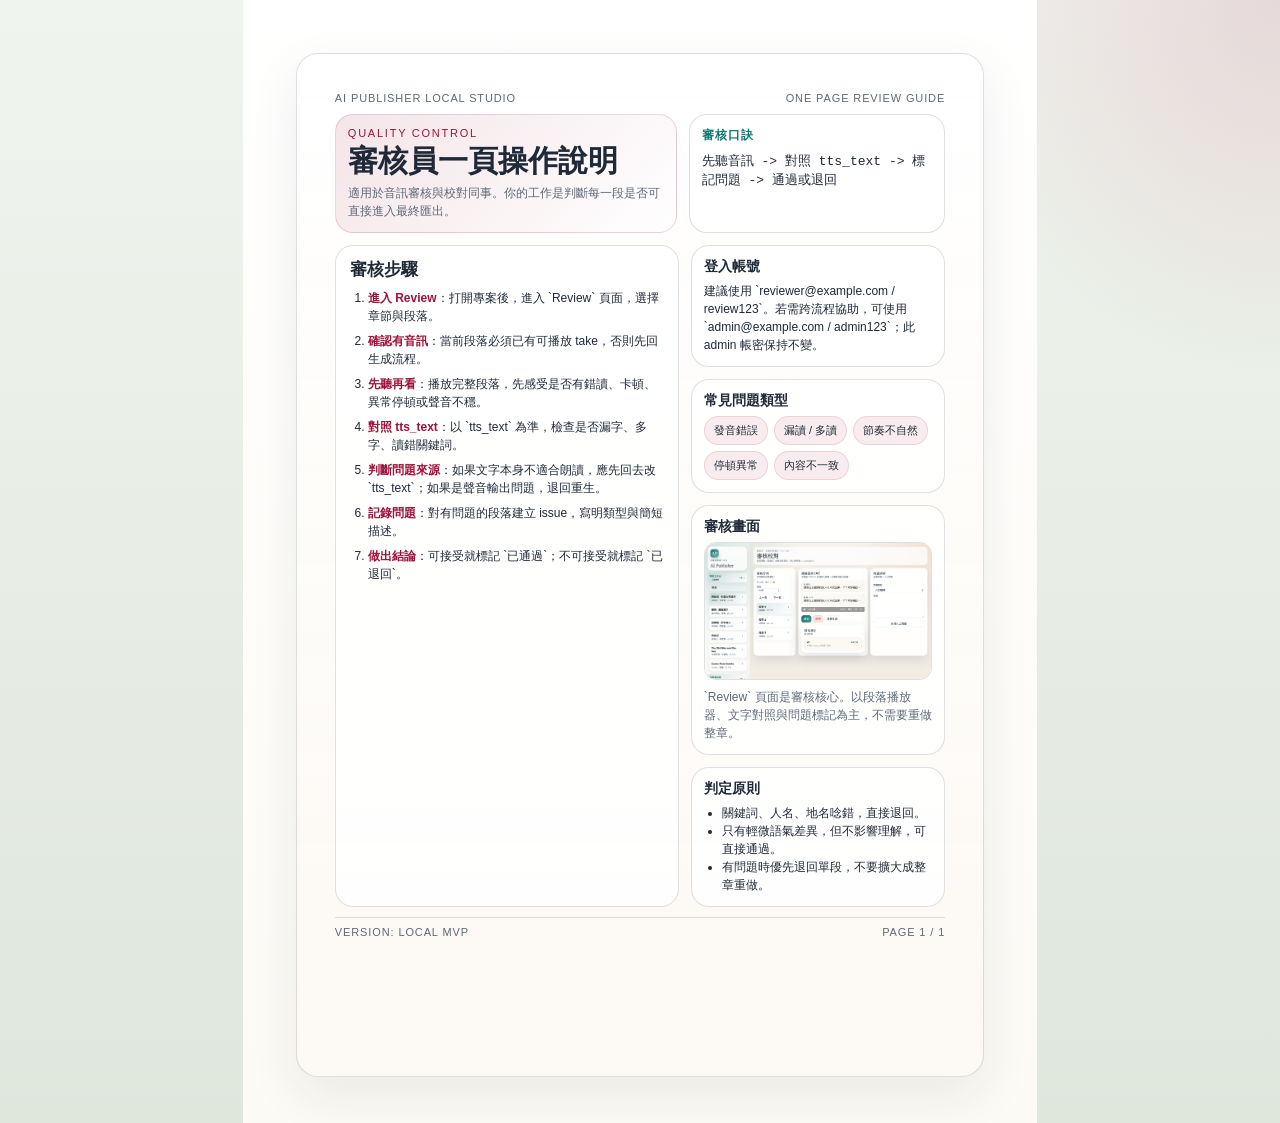
<file: docs/reviewer_one_page_guide_print.html>
<!doctype html>
<html lang="zh-Hant">
  <head>
    <meta charset="utf-8">
    <meta name="viewport" content="width=device-width, initial-scale=1.0">
    <title>AI Publisher 審核員一頁操作說明</title>
    <style>
      :root {
        --bg: #e8ede7;
        --paper: #fffdf9;
        --ink: #1f2937;
        --muted: #5d6978;
        --line: rgba(31, 41, 55, 0.14);
        --brand: #9f1239;
        --accent: #0f766e;
        --soft: #f9ecef;
        --sans: "Avenir Next", "PingFang TC", "Helvetica Neue", sans-serif;
        --serif: "Iowan Old Style", "Palatino Linotype", "Songti TC", serif;
      }

      @page {
        size: A4 portrait;
        margin: 0;
      }

      * {
        box-sizing: border-box;
      }

      body {
        margin: 0;
        font-family: var(--sans);
        color: var(--ink);
        background:
          radial-gradient(circle at top right, rgba(159, 18, 57, 0.12), transparent 22%),
          linear-gradient(180deg, #f0f4ef 0%, #dfe6dc 100%);
      }

      .sheet {
        width: 210mm;
        min-height: 297mm;
        margin: 0 auto;
        padding: 14mm 14mm 12mm;
        background:
          linear-gradient(180deg, rgba(255, 255, 255, 0.94), rgba(252, 250, 245, 0.9)),
          var(--paper);
      }

      .frame {
        min-height: calc(297mm - 26mm);
        padding: 10mm 10mm 8mm;
        border: 1px solid var(--line);
        border-radius: 22px;
        background:
          linear-gradient(180deg, rgba(255, 255, 255, 0.92), rgba(252, 248, 244, 0.88)),
          var(--paper);
        box-shadow: 0 18px 50px rgba(31, 41, 55, 0.08);
      }

      .header,
      .footer {
        display: flex;
        align-items: center;
        justify-content: space-between;
        color: var(--muted);
        font-size: 11px;
        letter-spacing: 0.08em;
        text-transform: uppercase;
      }

      h1,
      h2,
      h3 {
        margin: 0;
        font-family: var(--serif);
      }

      h1 {
        font-size: 30px;
        line-height: 1.05;
      }

      h2 {
        font-size: 17px;
        margin-bottom: 8px;
      }

      h3 {
        font-size: 14px;
        margin-bottom: 6px;
      }

      p,
      li {
        margin: 0;
        font-size: 12px;
        line-height: 1.5;
      }

      ul,
      ol {
        margin: 0;
        padding-left: 18px;
      }

      .hero {
        display: grid;
        grid-template-columns: 1.2fr 0.9fr;
        gap: 12px;
        margin-top: 10px;
      }

      .hero-copy {
        padding: 12px;
        border-radius: 18px;
        background: linear-gradient(135deg, rgba(159, 18, 57, 0.11), rgba(255, 255, 255, 0.88));
        border: 1px solid rgba(159, 18, 57, 0.16);
      }

      .eyebrow {
        margin-bottom: 6px;
        font-size: 11px;
        letter-spacing: 0.16em;
        text-transform: uppercase;
        color: var(--brand);
      }

      .hero-copy p {
        margin-top: 8px;
        color: var(--muted);
      }

      .decision,
      .card,
      .steps,
      .notes,
      .image-card {
        border: 1px solid var(--line);
        border-radius: 18px;
        background: rgba(255, 255, 255, 0.82);
      }

      .decision {
        padding: 12px;
      }

      .decision strong {
        display: block;
        margin-bottom: 8px;
        font-size: 12px;
        letter-spacing: 0.08em;
        text-transform: uppercase;
        color: var(--accent);
      }

      .decision code {
        display: block;
        font-size: 13px;
        line-height: 1.5;
        white-space: normal;
      }

      .main {
        display: grid;
        grid-template-columns: 1.15fr 0.85fr;
        gap: 12px;
        margin-top: 12px;
      }

      .steps {
        padding: 12px 14px;
      }

      .steps ol {
        display: grid;
        gap: 7px;
      }

      .steps li strong {
        color: var(--brand);
      }

      .stack {
        display: grid;
        gap: 12px;
      }

      .card,
      .notes,
      .image-card {
        padding: 12px;
      }

      .tag-row {
        display: flex;
        flex-wrap: wrap;
        gap: 6px;
      }

      .tag {
        padding: 6px 9px;
        border-radius: 999px;
        background: var(--soft);
        border: 1px solid rgba(159, 18, 57, 0.12);
        font-size: 11px;
      }

      .image-card img {
        width: 100%;
        display: block;
        border-radius: 12px;
        border: 1px solid var(--line);
      }

      .image-card p {
        margin-top: 8px;
        color: var(--muted);
      }

      .footer {
        margin-top: 10px;
        padding-top: 8px;
        border-top: 1px solid var(--line);
      }

      @media print {
        body {
          background: #fff;
        }

        .sheet {
          margin: 0;
          width: auto;
          min-height: auto;
          padding: 0;
        }

        .frame {
          min-height: auto;
          box-shadow: none;
        }
      }
    </style>
  </head>
  <body>
    <main class="sheet">
      <section class="frame">
        <div class="header">
          <span>AI Publisher Local Studio</span>
          <span>One Page Review Guide</span>
        </div>

        <div class="hero">
          <div class="hero-copy">
            <div class="eyebrow">Quality Control</div>
            <h1>審核員一頁操作說明</h1>
            <p>適用於音訊審核與校對同事。你的工作是判斷每一段是否可直接進入最終匯出。</p>
          </div>

          <div class="decision">
            <strong>審核口訣</strong>
            <code>先聽音訊 -> 對照 tts_text -> 標記問題 -> 通過或退回</code>
          </div>
        </div>

        <div class="main">
          <div class="steps">
            <h2>審核步驟</h2>
            <ol>
              <li><strong>進入 Review</strong>：打開專案後，進入 `Review` 頁面，選擇章節與段落。</li>
              <li><strong>確認有音訊</strong>：當前段落必須已有可播放 take，否則先回生成流程。</li>
              <li><strong>先聽再看</strong>：播放完整段落，先感受是否有錯讀、卡頓、異常停頓或聲音不穩。</li>
              <li><strong>對照 tts_text</strong>：以 `tts_text` 為準，檢查是否漏字、多字、讀錯關鍵詞。</li>
              <li><strong>判斷問題來源</strong>：如果文字本身不適合朗讀，應先回去改 `tts_text`；如果是聲音輸出問題，退回重生。</li>
              <li><strong>記錄問題</strong>：對有問題的段落建立 issue，寫明類型與簡短描述。</li>
              <li><strong>做出結論</strong>：可接受就標記 `已通過`；不可接受就標記 `已退回`。</li>
            </ol>
          </div>

          <div class="stack">
            <div class="card">
              <h3>登入帳號</h3>
              <p>建議使用 `reviewer@example.com / review123`。若需跨流程協助，可使用 `admin@example.com / admin123`；此 admin 帳密保持不變。</p>
            </div>

            <div class="card">
              <h3>常見問題類型</h3>
              <div class="tag-row">
                <span class="tag">發音錯誤</span>
                <span class="tag">漏讀 / 多讀</span>
                <span class="tag">節奏不自然</span>
                <span class="tag">停頓異常</span>
                <span class="tag">內容不一致</span>
              </div>
            </div>

            <div class="image-card">
              <h3>審核畫面</h3>
              <img src="assets/manual/05_review_console.png" alt="Review Console">
              <p>`Review` 頁面是審核核心。以段落播放器、文字對照與問題標記為主，不需要重做整章。</p>
            </div>

            <div class="notes">
              <h3>判定原則</h3>
              <ul>
                <li>關鍵詞、人名、地名唸錯，直接退回。</li>
                <li>只有輕微語氣差異，但不影響理解，可直接通過。</li>
                <li>有問題時優先退回單段，不要擴大成整章重做。</li>
              </ul>
            </div>
          </div>
        </div>

        <div class="footer">
          <span>Version: Local MVP</span>
          <span>Page 1 / 1</span>
        </div>
      </section>
    </main>
  </body>
</html>
</file>
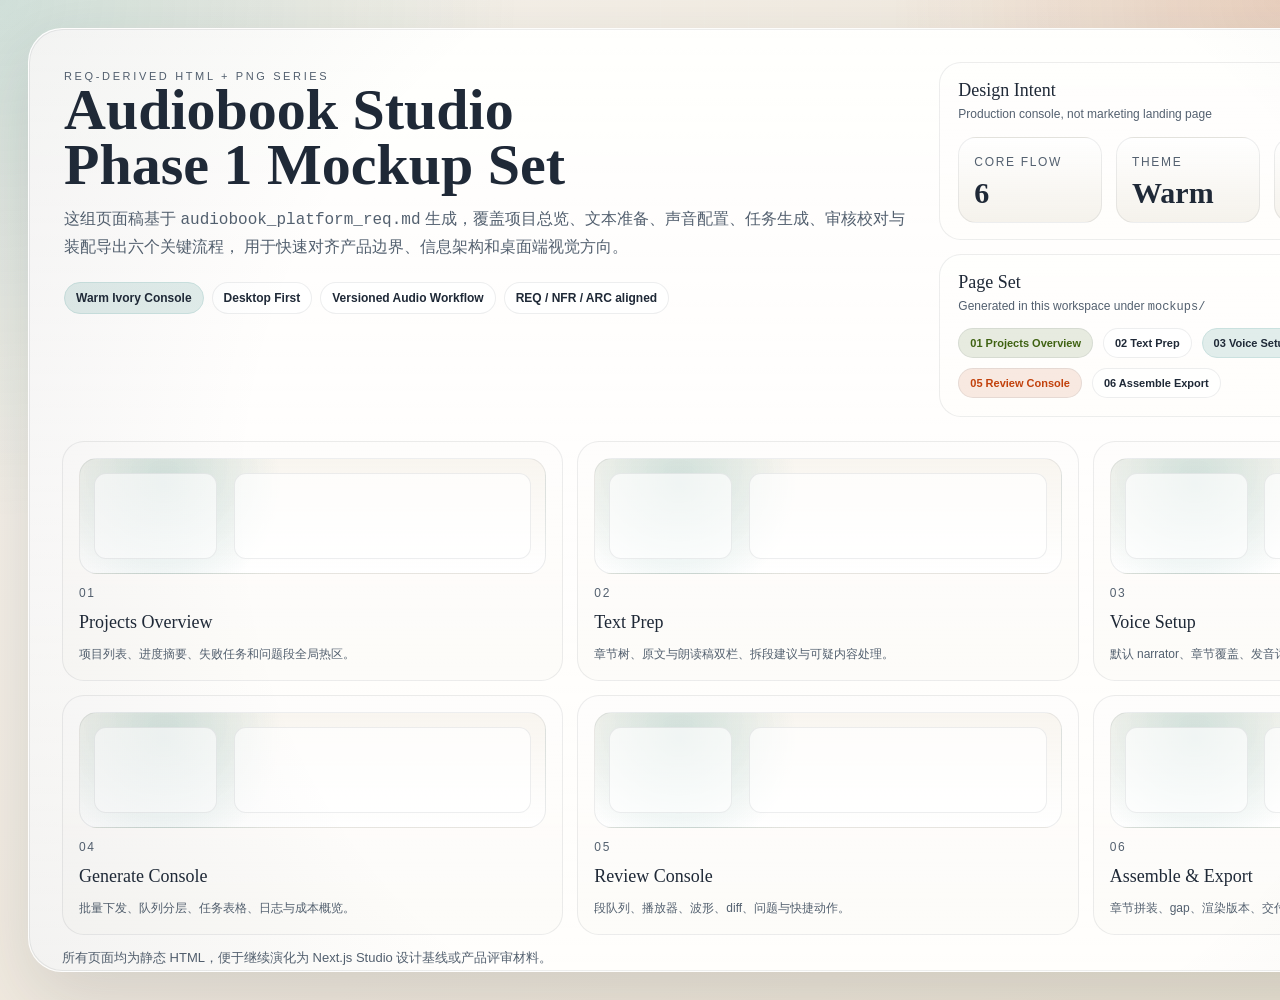
<file: mockups/00_index.html>
<!doctype html>
<html lang="zh-CN">
  <head>
    <meta charset="utf-8">
    <meta name="viewport" content="width=device-width, initial-scale=1.0">
    <title>Audiobook Platform Mockups</title>
    <link rel="stylesheet" href="mockups.css">
  </head>
  <body>
    <div class="stage">
      <div class="artboard">
        <div class="panel" style="height: 100%; border-radius: 34px; padding: 32px;">
          <div class="hero">
            <div class="hero-copy">
              <div class="eyebrow">REQ-Derived HTML + PNG Series</div>
              <h1>Audiobook Studio<br>Phase 1 Mockup Set</h1>
              <p>
                这组页面稿基于
                <span class="mono">audiobook_platform_req.md</span>
                生成，覆盖项目总览、文本准备、声音配置、任务生成、审核校对与装配导出六个关键流程，
                用于快速对齐产品边界、信息架构和桌面端视觉方向。
              </p>
              <div class="chip-row" style="margin-top: 22px;">
                <div class="chip brand">Warm Ivory Console</div>
                <div class="chip">Desktop First</div>
                <div class="chip">Versioned Audio Workflow</div>
                <div class="chip">REQ / NFR / ARC aligned</div>
              </div>
            </div>
            <div class="showcase">
              <div class="panel" style="padding: 18px 18px 16px;">
                <div class="panel-header">
                  <div>
                    <div class="panel-title">Design Intent</div>
                    <div class="panel-meta">Production console, not marketing landing page</div>
                  </div>
                  <div class="chip brand">6 Screens</div>
                </div>
                <div class="metrics">
                  <div class="metric">
                    <span>Core Flow</span>
                    <strong>6</strong>
                  </div>
                  <div class="metric">
                    <span>Theme</span>
                    <strong>Warm</strong>
                  </div>
                  <div class="metric">
                    <span>Viewport</span>
                    <strong>1600</strong>
                  </div>
                  <div class="metric">
                    <span>Output</span>
                    <strong>PNG</strong>
                  </div>
                </div>
              </div>
              <div class="panel" style="padding: 18px;">
                <div class="panel-title">Page Set</div>
                <div class="panel-meta">Generated in this workspace under <span class="mono">mockups/</span></div>
                <div class="legend" style="margin-top: 14px;">
                  <div class="chip success">01 Projects Overview</div>
                  <div class="chip">02 Text Prep</div>
                  <div class="chip brand">03 Voice Setup</div>
                  <div class="chip">04 Generate Console</div>
                  <div class="chip warn">05 Review Console</div>
                  <div class="chip">06 Assemble Export</div>
                </div>
              </div>
            </div>
          </div>

          <div class="mock-grid" style="margin-top: 24px;">
            <a class="mock-card" href="01_projects_overview.html">
              <div class="mock-thumb"></div>
              <div class="kicker">01</div>
              <div class="panel-title">Projects Overview</div>
              <div class="muted">项目列表、进度摘要、失败任务和问题段全局热区。</div>
            </a>
            <a class="mock-card" href="02_text_prep.html">
              <div class="mock-thumb"></div>
              <div class="kicker">02</div>
              <div class="panel-title">Text Prep</div>
              <div class="muted">章节树、原文与朗读稿双栏、拆段建议与可疑内容处理。</div>
            </a>
            <a class="mock-card" href="03_voice_setup.html">
              <div class="mock-thumb"></div>
              <div class="kicker">03</div>
              <div class="panel-title">Voice Setup</div>
              <div class="muted">默认 narrator、章节覆盖、发音词典和参数滑杆。</div>
            </a>
            <a class="mock-card" href="04_generate_console.html">
              <div class="mock-thumb"></div>
              <div class="kicker">04</div>
              <div class="panel-title">Generate Console</div>
              <div class="muted">批量下发、队列分层、任务表格、日志与成本概览。</div>
            </a>
            <a class="mock-card" href="05_review_console.html">
              <div class="mock-thumb"></div>
              <div class="kicker">05</div>
              <div class="panel-title">Review Console</div>
              <div class="muted">段队列、播放器、波形、diff、问题与快捷动作。</div>
            </a>
            <a class="mock-card" href="06_assemble_export.html">
              <div class="mock-thumb"></div>
              <div class="kicker">06</div>
              <div class="panel-title">Assemble & Export</div>
              <div class="muted">章节拼装、gap、渲染版本、交付预设与导出历史。</div>
            </a>
          </div>

          <div class="footer-note">
            所有页面均为静态 HTML，便于继续演化为 Next.js Studio 设计基线或产品评审材料。
          </div>
        </div>
      </div>
    </div>
  </body>
</html>
</file>
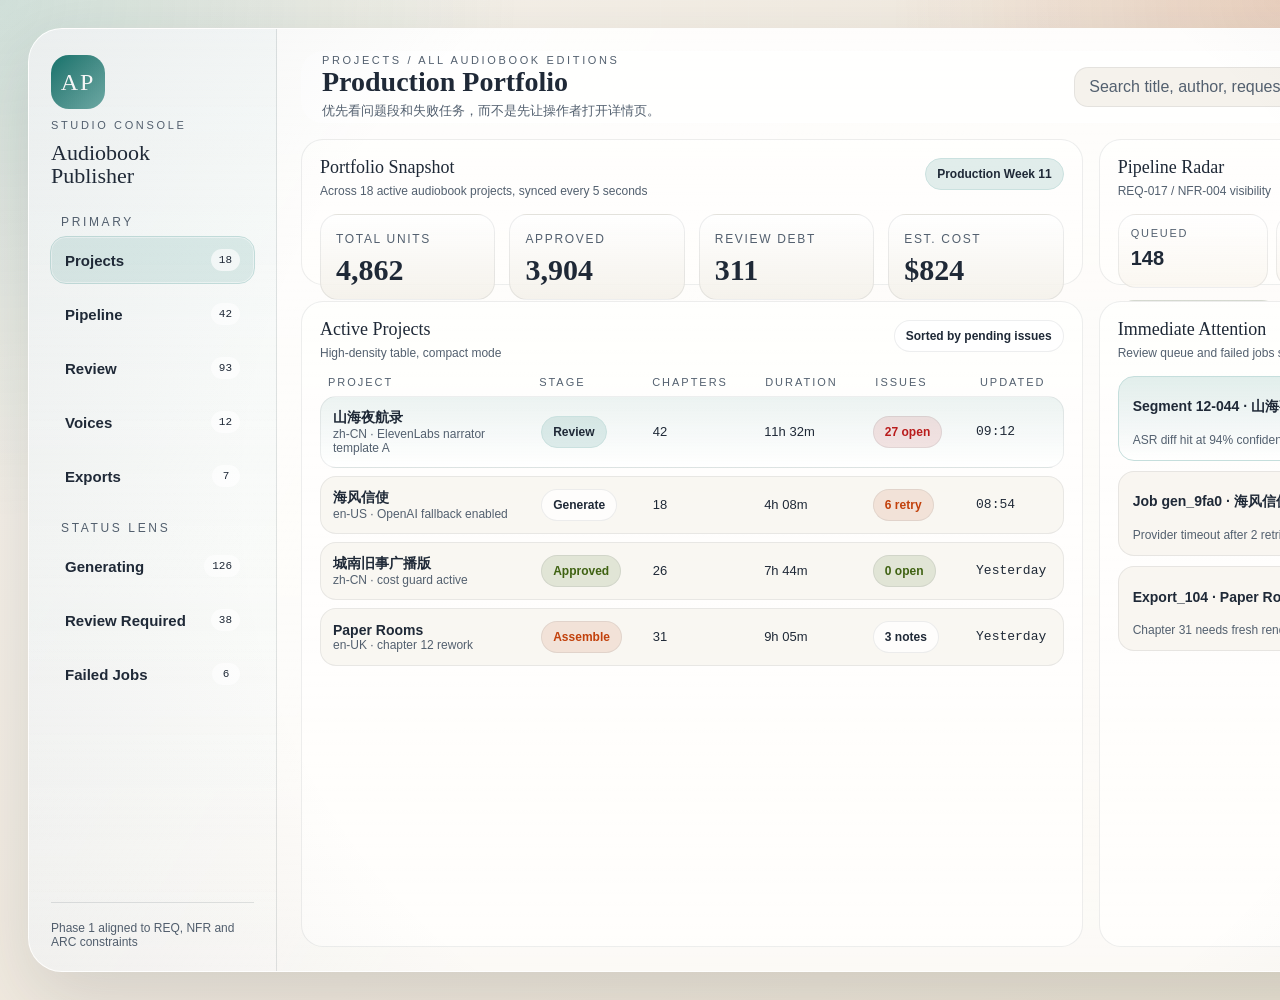
<file: mockups/01_projects_overview.html>
<!doctype html>
<html lang="zh-CN">
  <head>
    <meta charset="utf-8">
    <meta name="viewport" content="width=device-width, initial-scale=1.0">
    <title>Projects Overview</title>
    <link rel="stylesheet" href="mockups.css">
  </head>
  <body>
    <div class="stage">
      <div class="artboard">
        <div class="shell">
          <aside class="sidebar" style="display: flex; flex-direction: column;">
            <div class="brand-lockup">
              <div class="brand-mark">AP</div>
              <div class="eyebrow">Studio Console</div>
              <div class="brand-title">Audiobook<br>Publisher</div>
            </div>
            <div class="nav-group">
              <div class="nav-label">Primary</div>
              <div class="nav-item active"><strong>Projects</strong><span class="count">18</span></div>
              <div class="nav-item"><strong>Pipeline</strong><span class="count">42</span></div>
              <div class="nav-item"><strong>Review</strong><span class="count">93</span></div>
              <div class="nav-item"><strong>Voices</strong><span class="count">12</span></div>
              <div class="nav-item"><strong>Exports</strong><span class="count">7</span></div>
            </div>
            <div class="nav-group">
              <div class="nav-label">Status Lens</div>
              <div class="nav-item"><strong>Generating</strong><span class="count">126</span></div>
              <div class="nav-item"><strong>Review Required</strong><span class="count">38</span></div>
              <div class="nav-item"><strong>Failed Jobs</strong><span class="count">6</span></div>
            </div>
            <div class="sidebar-footer">
              <div class="muted">Phase 1 aligned to REQ, NFR and ARC constraints</div>
            </div>
          </aside>

          <main class="workspace">
            <div class="topbar">
              <div>
                <div class="eyebrow">Projects / All Audiobook Editions</div>
                <h1>Production Portfolio</h1>
                <div class="subline">优先看问题段和失败任务，而不是先让操作者打开详情页。</div>
              </div>
              <div class="toolbar">
                <div class="input-shell">Search title, author, request id, issue type</div>
                <div class="btn">Filter</div>
                <div class="btn primary">New Project</div>
              </div>
            </div>

            <div class="page-grid overview-grid">
              <section class="panel" style="grid-column: 1 / 2;">
                <div class="panel-header">
                  <div>
                    <div class="panel-title">Portfolio Snapshot</div>
                    <div class="panel-meta">Across 18 active audiobook projects, synced every 5 seconds</div>
                  </div>
                  <div class="chip brand">Production Week 11</div>
                </div>
                <div class="metrics">
                  <div class="metric">
                    <span>Total Units</span>
                    <strong>4,862</strong>
                  </div>
                  <div class="metric">
                    <span>Approved</span>
                    <strong>3,904</strong>
                  </div>
                  <div class="metric">
                    <span>Review Debt</span>
                    <strong>311</strong>
                  </div>
                  <div class="metric">
                    <span>Est. Cost</span>
                    <strong>$824</strong>
                  </div>
                </div>
              </section>

              <section class="panel" style="grid-column: 2 / 3;">
                <div class="panel-header">
                  <div>
                    <div class="panel-title">Pipeline Radar</div>
                    <div class="panel-meta">REQ-017 / NFR-004 visibility</div>
                  </div>
                </div>
                <div class="rail">
                  <div class="pill">
                    <div class="label">Queued</div>
                    <div class="value">148</div>
                  </div>
                  <div class="pill">
                    <div class="label">Generating</div>
                    <div class="value">61</div>
                  </div>
                  <div class="pill">
                    <div class="label">Review</div>
                    <div class="value">93</div>
                  </div>
                </div>
                <div class="chip-row" style="margin-top: 12px;">
                  <div class="chip success">Provider success 97.3%</div>
                  <div class="chip warn">6 jobs need retry</div>
                </div>
              </section>

              <section class="panel" style="grid-column: 1 / 2;">
                <div class="panel-header">
                  <div>
                    <div class="panel-title">Active Projects</div>
                    <div class="panel-meta">High-density table, compact mode</div>
                  </div>
                  <div class="chip">Sorted by pending issues</div>
                </div>
                <div class="table project-table">
                  <div class="table-head">
                    <div>Project</div>
                    <div>Stage</div>
                    <div>Chapters</div>
                    <div>Duration</div>
                    <div>Issues</div>
                    <div>Updated</div>
                  </div>
                  <div class="table-row emphasis">
                    <div>
                      <div class="title-row">山海夜航录</div>
                      <div class="muted">zh-CN · ElevenLabs narrator template A</div>
                    </div>
                    <div><span class="chip brand">Review</span></div>
                    <div>42</div>
                    <div>11h 32m</div>
                    <div><span class="chip danger">27 open</span></div>
                    <div class="mono">09:12</div>
                  </div>
                  <div class="table-row">
                    <div>
                      <div class="title-row">海风信使</div>
                      <div class="muted">en-US · OpenAI fallback enabled</div>
                    </div>
                    <div><span class="chip">Generate</span></div>
                    <div>18</div>
                    <div>4h 08m</div>
                    <div><span class="chip warn">6 retry</span></div>
                    <div class="mono">08:54</div>
                  </div>
                  <div class="table-row">
                    <div>
                      <div class="title-row">城南旧事广播版</div>
                      <div class="muted">zh-CN · cost guard active</div>
                    </div>
                    <div><span class="chip success">Approved</span></div>
                    <div>26</div>
                    <div>7h 44m</div>
                    <div><span class="chip success">0 open</span></div>
                    <div class="mono">Yesterday</div>
                  </div>
                  <div class="table-row">
                    <div>
                      <div class="title-row">Paper Rooms</div>
                      <div class="muted">en-UK · chapter 12 rework</div>
                    </div>
                    <div><span class="chip warn">Assemble</span></div>
                    <div>31</div>
                    <div>9h 05m</div>
                    <div><span class="chip">3 notes</span></div>
                    <div class="mono">Yesterday</div>
                  </div>
                </div>
              </section>

              <section class="panel" style="grid-column: 2 / 3;">
                <div class="panel-header">
                  <div>
                    <div class="panel-title">Immediate Attention</div>
                    <div class="panel-meta">Review queue and failed jobs surfaced first</div>
                  </div>
                </div>
                <div class="list">
                  <div class="list-item active">
                    <div class="split">
                      <div class="title-row">Segment 12-044 · 山海夜航录</div>
                      <span class="chip danger">missing_words</span>
                    </div>
                    <div class="muted">ASR diff hit at 94% confidence. Reviewer tagged pacing + omitted phrase.</div>
                  </div>
                  <div class="list-item">
                    <div class="split">
                      <div class="title-row">Job gen_9fa0 · 海风信使</div>
                      <span class="chip warn">failed</span>
                    </div>
                    <div class="muted">Provider timeout after 2 retries. Safe to rerun only failed unit.</div>
                  </div>
                  <div class="list-item">
                    <div class="split">
                      <div class="title-row">Export_104 · Paper Rooms</div>
                      <span class="chip">render pending</span>
                    </div>
                    <div class="muted">Chapter 31 needs fresh render because take v4 became primary.</div>
                  </div>
                </div>
              </section>
            </div>
          </main>
        </div>
      </div>
    </div>
  </body>
</html>
</file>
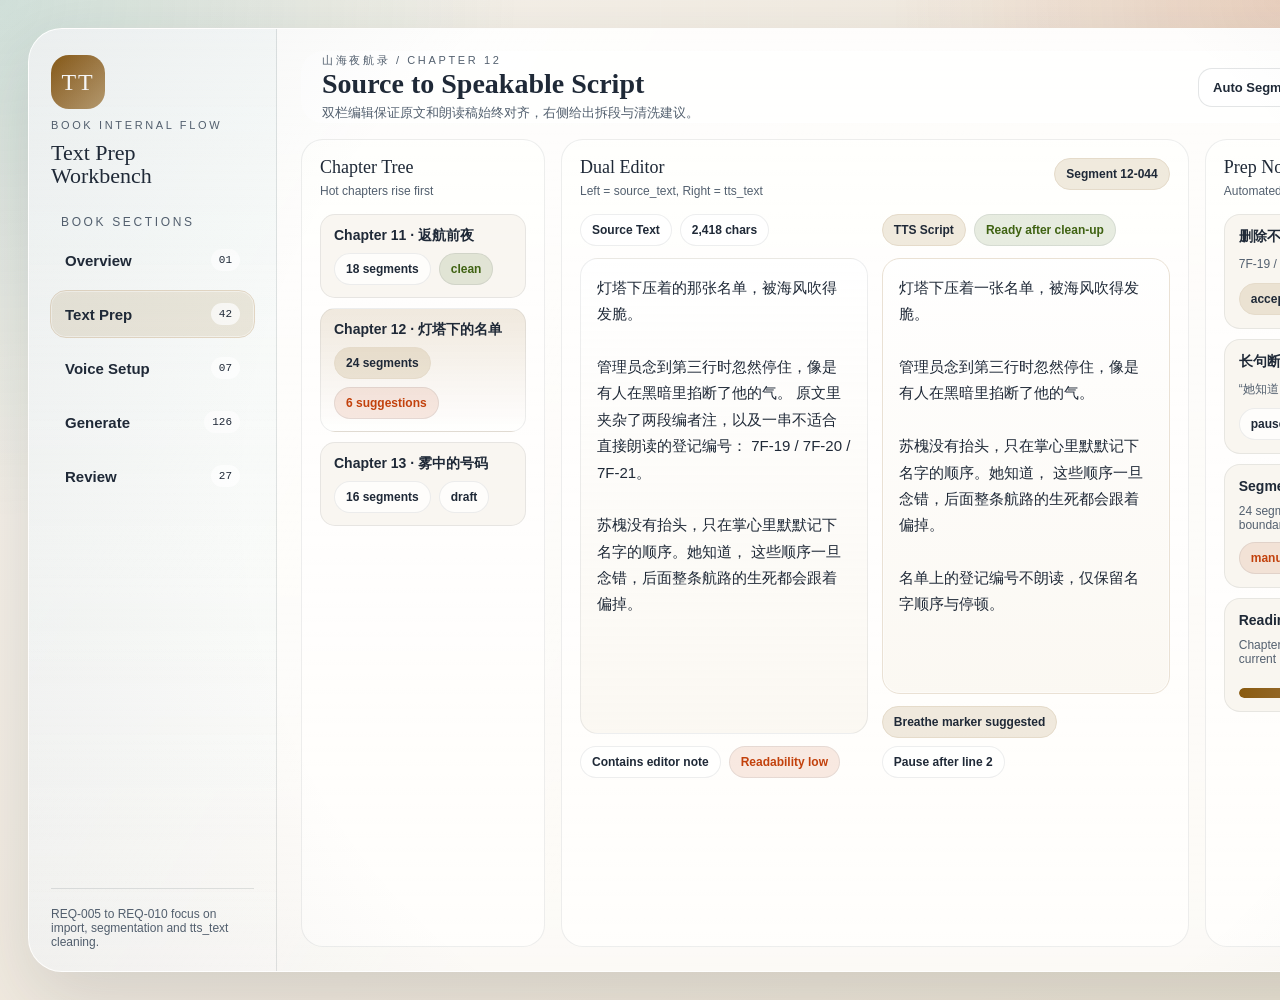
<file: mockups/02_text_prep.html>
<!doctype html>
<html lang="zh-CN">
  <head>
    <meta charset="utf-8">
    <meta name="viewport" content="width=device-width, initial-scale=1.0">
    <title>Text Prep</title>
    <link rel="stylesheet" href="mockups.css">
  </head>
  <body class="theme-text">
    <div class="stage">
      <div class="artboard">
        <div class="shell">
          <aside class="sidebar" style="display: flex; flex-direction: column;">
            <div class="brand-lockup">
              <div class="brand-mark">TT</div>
              <div class="eyebrow">Book Internal Flow</div>
              <div class="brand-title">Text Prep<br>Workbench</div>
            </div>
            <div class="nav-group">
              <div class="nav-label">Book Sections</div>
              <div class="nav-item"><strong>Overview</strong><span class="count">01</span></div>
              <div class="nav-item active"><strong>Text Prep</strong><span class="count">42</span></div>
              <div class="nav-item"><strong>Voice Setup</strong><span class="count">07</span></div>
              <div class="nav-item"><strong>Generate</strong><span class="count">126</span></div>
              <div class="nav-item"><strong>Review</strong><span class="count">27</span></div>
            </div>
            <div class="sidebar-footer">
              <div class="muted">REQ-005 to REQ-010 focus on import, segmentation and tts_text cleaning.</div>
            </div>
          </aside>

          <main class="workspace">
            <div class="topbar">
              <div>
                <div class="eyebrow">山海夜航录 / Chapter 12</div>
                <h1>Source to Speakable Script</h1>
                <div class="subline">双栏编辑保证原文和朗读稿始终对齐，右侧给出拆段与清洗建议。</div>
              </div>
              <div class="toolbar">
                <div class="btn">Auto Segment</div>
                <div class="btn">Merge Next</div>
                <div class="btn primary">Apply Suggestions</div>
              </div>
            </div>

            <div class="page-grid prep-grid">
              <section class="panel">
                <div class="panel-header">
                  <div>
                    <div class="panel-title">Chapter Tree</div>
                    <div class="panel-meta">Hot chapters rise first</div>
                  </div>
                </div>
                <div class="tree">
                  <div class="tree-node">
                    <div class="chapter">Chapter 11 · 返航前夜</div>
                    <div class="stats">
                      <span class="chip">18 segments</span>
                      <span class="chip success">clean</span>
                    </div>
                  </div>
                  <div class="tree-node active">
                    <div class="chapter">Chapter 12 · 灯塔下的名单</div>
                    <div class="stats">
                      <span class="chip brand">24 segments</span>
                      <span class="chip warn">6 suggestions</span>
                    </div>
                  </div>
                  <div class="tree-node">
                    <div class="chapter">Chapter 13 · 雾中的号码</div>
                    <div class="stats">
                      <span class="chip">16 segments</span>
                      <span class="chip">draft</span>
                    </div>
                  </div>
                </div>
              </section>

              <section class="panel">
                <div class="panel-header">
                  <div>
                    <div class="panel-title">Dual Editor</div>
                    <div class="panel-meta">Left = source_text, Right = tts_text</div>
                  </div>
                  <div class="chip brand">Segment 12-044</div>
                </div>
                <div class="editor-columns">
                  <div class="editor-panel">
                    <div class="chip-row">
                      <div class="chip">Source Text</div>
                      <div class="chip">2,418 chars</div>
                    </div>
                    <div class="editor-surface">
                      灯塔下压着的那张名单，被海风吹得发脆。<br><br>
                      管理员念到第三行时忽然停住，像是有人在黑暗里掐断了他的气。
                      原文里夹杂了两段编者注，以及一串不适合直接朗读的登记编号：
                      7F-19 / 7F-20 / 7F-21。<br><br>
                      苏槐没有抬头，只在掌心里默默记下名字的顺序。她知道，
                      这些顺序一旦念错，后面整条航路的生死都会跟着偏掉。
                    </div>
                    <div class="chip-row">
                      <div class="chip">Contains editor note</div>
                      <div class="chip warn">Readability low</div>
                    </div>
                  </div>
                  <div class="editor-panel">
                    <div class="chip-row">
                      <div class="chip brand">TTS Script</div>
                      <div class="chip success">Ready after clean-up</div>
                    </div>
                    <div class="editor-surface highlight">
                      灯塔下压着一张名单，被海风吹得发脆。<br><br>
                      管理员念到第三行时忽然停住，像是有人在黑暗里掐断了他的气。<br><br>
                      苏槐没有抬头，只在掌心里默默记下名字的顺序。她知道，
                      这些顺序一旦念错，后面整条航路的生死都会跟着偏掉。<br><br>
                      名单上的登记编号不朗读，仅保留名字顺序与停顿。
                    </div>
                    <div class="chip-row">
                      <div class="chip brand">Breathe marker suggested</div>
                      <div class="chip">Pause after line 2</div>
                    </div>
                  </div>
                </div>
              </section>

              <section class="panel">
                <div class="panel-header">
                  <div>
                    <div class="panel-title">Prep Notes</div>
                    <div class="panel-meta">Automated suggestions then manual confirmation</div>
                  </div>
                </div>
                <div class="list">
                  <div class="suggestion">
                    <strong>删除不可朗读编号</strong>
                    <div class="muted">7F-19 / 7F-20 / 7F-21 建议移出朗读稿，仅保留上下文含义。</div>
                    <div class="chip-row">
                      <div class="chip brand">accepted</div>
                    </div>
                  </div>
                  <div class="suggestion">
                    <strong>长句断点建议</strong>
                    <div class="muted">“她知道，这些顺序一旦念错”前增加微停顿，减少呼吸压缩。</div>
                    <div class="chip-row">
                      <div class="chip">pause +120ms</div>
                    </div>
                  </div>
                  <div class="suggestion">
                    <strong>Segment Queue</strong>
                    <div class="muted">24 segments · 6 modified · 2 merged · 1 split from sentence boundary</div>
                    <div class="chip-row">
                      <div class="chip warn">manual review needed</div>
                    </div>
                  </div>
                  <div class="suggestion">
                    <strong>Readiness</strong>
                    <div class="muted">Chapter 12 is 86% ready for batch generation after saving current edits.</div>
                    <div class="bar-track"><div class="bar-fill" style="width: 86%;"></div></div>
                  </div>
                </div>
              </section>
            </div>
          </main>
        </div>
      </div>
    </div>
  </body>
</html>
</file>
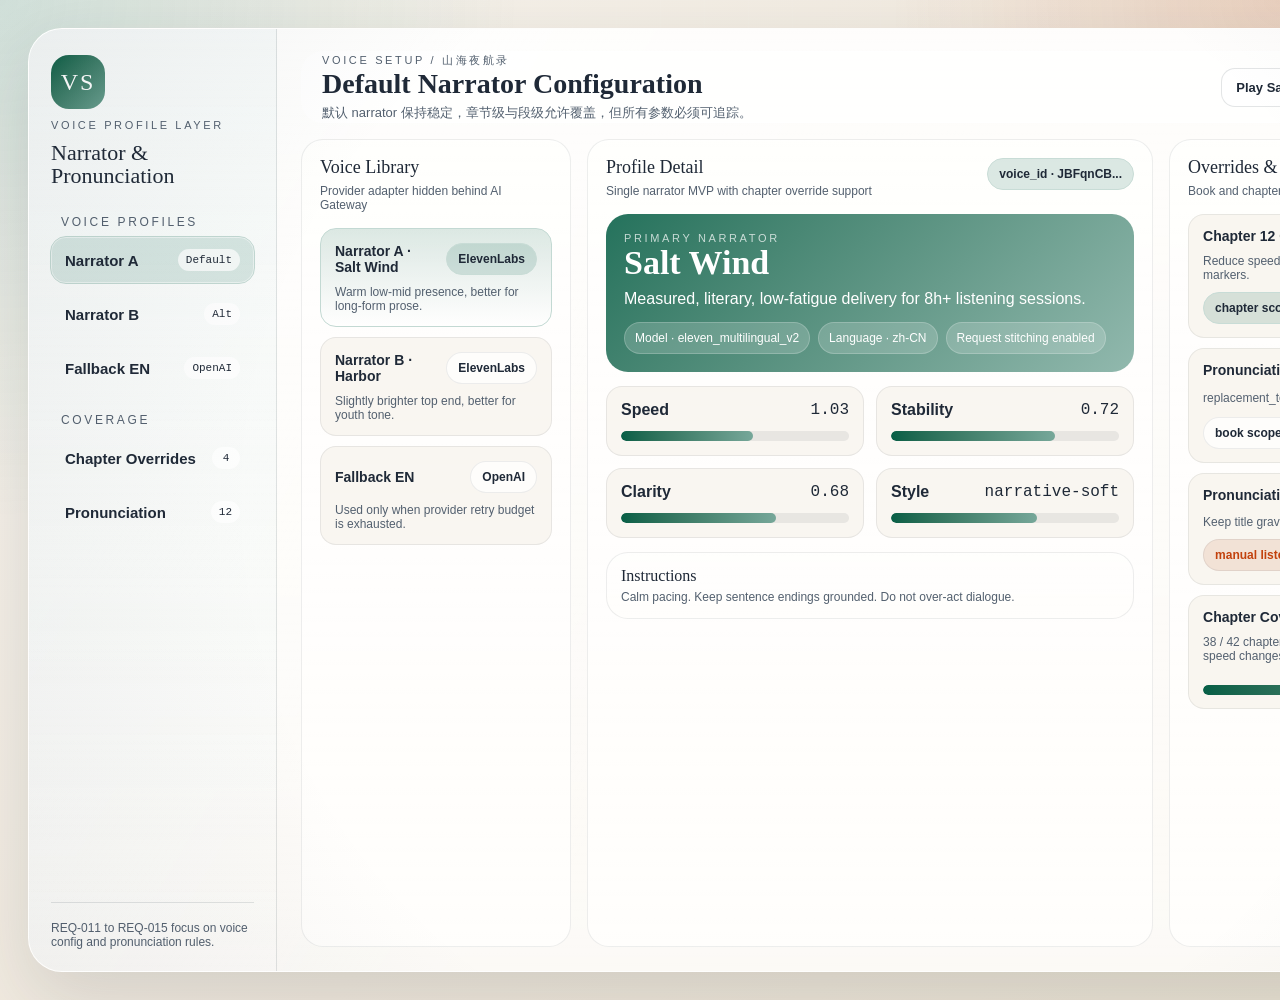
<file: mockups/03_voice_setup.html>
<!doctype html>
<html lang="zh-CN">
  <head>
    <meta charset="utf-8">
    <meta name="viewport" content="width=device-width, initial-scale=1.0">
    <title>Voice Setup</title>
    <link rel="stylesheet" href="mockups.css">
  </head>
  <body class="theme-voice">
    <div class="stage">
      <div class="artboard">
        <div class="shell">
          <aside class="sidebar" style="display: flex; flex-direction: column;">
            <div class="brand-lockup">
              <div class="brand-mark">VS</div>
              <div class="eyebrow">Voice Profile Layer</div>
              <div class="brand-title">Narrator &<br>Pronunciation</div>
            </div>
            <div class="nav-group">
              <div class="nav-label">Voice Profiles</div>
              <div class="nav-item active"><strong>Narrator A</strong><span class="count">Default</span></div>
              <div class="nav-item"><strong>Narrator B</strong><span class="count">Alt</span></div>
              <div class="nav-item"><strong>Fallback EN</strong><span class="count">OpenAI</span></div>
            </div>
            <div class="nav-group">
              <div class="nav-label">Coverage</div>
              <div class="nav-item"><strong>Chapter Overrides</strong><span class="count">4</span></div>
              <div class="nav-item"><strong>Pronunciation</strong><span class="count">12</span></div>
            </div>
            <div class="sidebar-footer">
              <div class="muted">REQ-011 to REQ-015 focus on voice config and pronunciation rules.</div>
            </div>
          </aside>

          <main class="workspace">
            <div class="topbar">
              <div>
                <div class="eyebrow">Voice Setup / 山海夜航录</div>
                <h1>Default Narrator Configuration</h1>
                <div class="subline">默认 narrator 保持稳定，章节级与段级允许覆盖，但所有参数必须可追踪。</div>
              </div>
              <div class="toolbar">
                <div class="btn">Play Sample</div>
                <div class="btn">Save Template</div>
                <div class="btn primary">Set as Default</div>
              </div>
            </div>

            <div class="page-grid voice-grid">
              <section class="panel">
                <div class="panel-header">
                  <div>
                    <div class="panel-title">Voice Library</div>
                    <div class="panel-meta">Provider adapter hidden behind AI Gateway</div>
                  </div>
                </div>
                <div class="list">
                  <div class="list-item active">
                    <div class="split">
                      <div class="title-row">Narrator A · Salt Wind</div>
                      <span class="chip brand">ElevenLabs</span>
                    </div>
                    <div class="muted">Warm low-mid presence, better for long-form prose.</div>
                  </div>
                  <div class="list-item">
                    <div class="split">
                      <div class="title-row">Narrator B · Harbor</div>
                      <span class="chip">ElevenLabs</span>
                    </div>
                    <div class="muted">Slightly brighter top end, better for youth tone.</div>
                  </div>
                  <div class="list-item">
                    <div class="split">
                      <div class="title-row">Fallback EN</div>
                      <span class="chip">OpenAI</span>
                    </div>
                    <div class="muted">Used only when provider retry budget is exhausted.</div>
                  </div>
                </div>
              </section>

              <section class="panel">
                <div class="panel-header">
                  <div>
                    <div class="panel-title">Profile Detail</div>
                    <div class="panel-meta">Single narrator MVP with chapter override support</div>
                  </div>
                  <div class="chip brand">voice_id · JBFqnCB...</div>
                </div>
                <div class="voice-card">
                  <div class="eyebrow" style="color: rgba(255, 255, 255, 0.72);">Primary Narrator</div>
                  <h2>Salt Wind</h2>
                  <div>Measured, literary, low-fatigue delivery for 8h+ listening sessions.</div>
                  <div class="voice-tags">
                    <div class="voice-tag">Model · eleven_multilingual_v2</div>
                    <div class="voice-tag">Language · zh-CN</div>
                    <div class="voice-tag">Request stitching enabled</div>
                  </div>
                </div>
                <div class="param-grid" style="margin-top: 14px;">
                  <div class="param">
                    <div class="split">
                      <strong>Speed</strong>
                      <span class="mono">1.03</span>
                    </div>
                    <div class="bar-track"><div class="bar-fill" style="width: 58%;"></div></div>
                  </div>
                  <div class="param">
                    <div class="split">
                      <strong>Stability</strong>
                      <span class="mono">0.72</span>
                    </div>
                    <div class="bar-track"><div class="bar-fill" style="width: 72%;"></div></div>
                  </div>
                  <div class="param">
                    <div class="split">
                      <strong>Clarity</strong>
                      <span class="mono">0.68</span>
                    </div>
                    <div class="bar-track"><div class="bar-fill" style="width: 68%;"></div></div>
                  </div>
                  <div class="param">
                    <div class="split">
                      <strong>Style</strong>
                      <span class="mono">narrative-soft</span>
                    </div>
                    <div class="bar-track"><div class="bar-fill" style="width: 64%;"></div></div>
                  </div>
                </div>
                <div class="panel" style="margin-top: 14px; padding: 14px;">
                  <div class="panel-title" style="font-size: 16px;">Instructions</div>
                  <div class="panel-meta">Calm pacing. Keep sentence endings grounded. Do not over-act dialogue.</div>
                </div>
              </section>

              <section class="panel">
                <div class="panel-header">
                  <div>
                    <div class="panel-title">Overrides & Dictionary</div>
                    <div class="panel-meta">Book and chapter scoped rules</div>
                  </div>
                </div>
                <div class="list">
                  <div class="suggestion">
                    <strong>Chapter 12 Override</strong>
                    <div class="muted">Reduce speed to 0.97 for names list sequence and increase pause markers.</div>
                    <div class="chip-row">
                      <div class="chip brand">chapter scoped</div>
                    </div>
                  </div>
                  <div class="suggestion">
                    <strong>Pronunciation Rule · 苏槐</strong>
                    <div class="muted">replacement_text: “苏槐” · phonetic_hint: su-huai</div>
                    <div class="chip-row">
                      <div class="chip">book scoped</div>
                    </div>
                  </div>
                  <div class="suggestion">
                    <strong>Pronunciation Rule · 灯塔下的名单</strong>
                    <div class="muted">Keep title gravity. Do not clip final nasal consonant.</div>
                    <div class="chip-row">
                      <div class="chip warn">manual listen required</div>
                    </div>
                  </div>
                  <div class="suggestion">
                    <strong>Chapter Coverage</strong>
                    <div class="muted">38 / 42 chapters inherit default narrator. 4 chapters use scoped speed changes.</div>
                    <div class="bar-track"><div class="bar-fill" style="width: 90%;"></div></div>
                  </div>
                </div>
              </section>
            </div>
          </main>
        </div>
      </div>
    </div>
  </body>
</html>
</file>
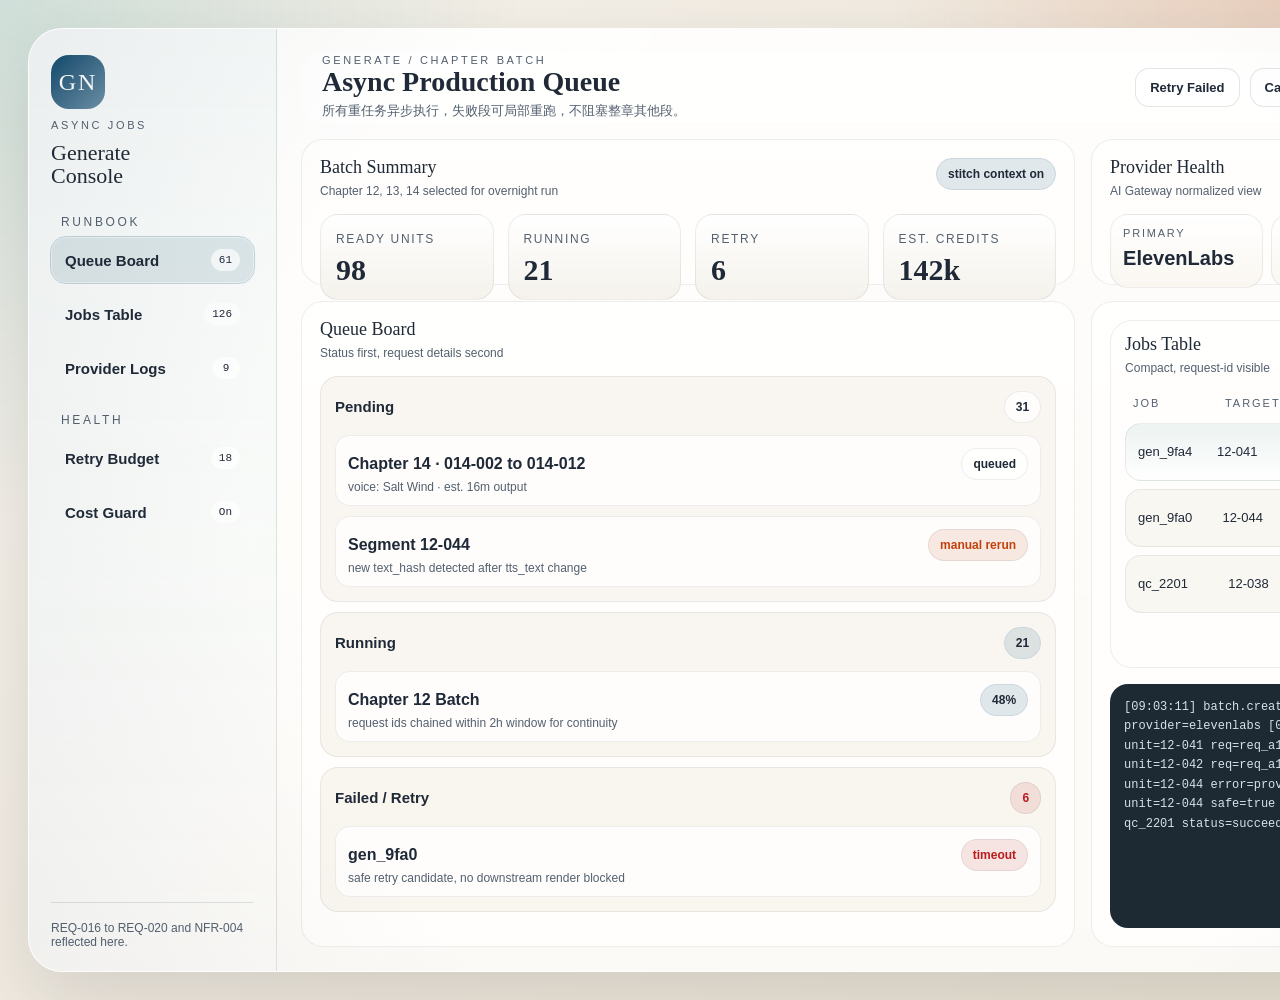
<file: mockups/04_generate_console.html>
<!doctype html>
<html lang="zh-CN">
  <head>
    <meta charset="utf-8">
    <meta name="viewport" content="width=device-width, initial-scale=1.0">
    <title>Generate Console</title>
    <link rel="stylesheet" href="mockups.css">
  </head>
  <body class="theme-generate">
    <div class="stage">
      <div class="artboard">
        <div class="shell">
          <aside class="sidebar" style="display: flex; flex-direction: column;">
            <div class="brand-lockup">
              <div class="brand-mark">GN</div>
              <div class="eyebrow">Async Jobs</div>
              <div class="brand-title">Generate<br>Console</div>
            </div>
            <div class="nav-group">
              <div class="nav-label">Runbook</div>
              <div class="nav-item active"><strong>Queue Board</strong><span class="count">61</span></div>
              <div class="nav-item"><strong>Jobs Table</strong><span class="count">126</span></div>
              <div class="nav-item"><strong>Provider Logs</strong><span class="count">9</span></div>
            </div>
            <div class="nav-group">
              <div class="nav-label">Health</div>
              <div class="nav-item"><strong>Retry Budget</strong><span class="count">18</span></div>
              <div class="nav-item"><strong>Cost Guard</strong><span class="count">On</span></div>
            </div>
            <div class="sidebar-footer">
              <div class="muted">REQ-016 to REQ-020 and NFR-004 reflected here.</div>
            </div>
          </aside>

          <main class="workspace">
            <div class="topbar">
              <div>
                <div class="eyebrow">Generate / Chapter Batch</div>
                <h1>Async Production Queue</h1>
                <div class="subline">所有重任务异步执行，失败段可局部重跑，不阻塞整章其他段。</div>
              </div>
              <div class="toolbar">
                <div class="btn">Retry Failed</div>
                <div class="btn">Cancel Selected</div>
                <div class="btn primary">Generate Ready Segments</div>
              </div>
            </div>

            <div class="page-grid generate-grid">
              <section class="panel" style="grid-column: 1 / 2;">
                <div class="panel-header">
                  <div>
                    <div class="panel-title">Batch Summary</div>
                    <div class="panel-meta">Chapter 12, 13, 14 selected for overnight run</div>
                  </div>
                  <div class="chip brand">stitch context on</div>
                </div>
                <div class="metrics">
                  <div class="metric">
                    <span>Ready Units</span>
                    <strong>98</strong>
                  </div>
                  <div class="metric">
                    <span>Running</span>
                    <strong>21</strong>
                  </div>
                  <div class="metric">
                    <span>Retry</span>
                    <strong>6</strong>
                  </div>
                  <div class="metric">
                    <span>Est. Credits</span>
                    <strong>142k</strong>
                  </div>
                </div>
              </section>

              <section class="panel" style="grid-column: 2 / 3;">
                <div class="panel-header">
                  <div>
                    <div class="panel-title">Provider Health</div>
                    <div class="panel-meta">AI Gateway normalized view</div>
                  </div>
                </div>
                <div class="rail">
                  <div class="pill">
                    <div class="label">Primary</div>
                    <div class="value">ElevenLabs</div>
                  </div>
                  <div class="pill">
                    <div class="label">Latency</div>
                    <div class="value">1.8s</div>
                  </div>
                  <div class="pill">
                    <div class="label">Fallback</div>
                    <div class="value">OpenAI</div>
                  </div>
                </div>
              </section>

              <section class="panel" style="grid-column: 1 / 2;">
                <div class="panel-header">
                  <div>
                    <div class="panel-title">Queue Board</div>
                    <div class="panel-meta">Status first, request details second</div>
                  </div>
                </div>
                <div class="lane-stack">
                  <div class="lane">
                    <div class="lane-head">
                      <div class="lane-title">Pending</div>
                      <div class="chip">31</div>
                    </div>
                    <div class="cards">
                      <div class="job-card">
                        <div class="split">
                          <strong>Chapter 14 · 014-002 to 014-012</strong>
                          <span class="chip">queued</span>
                        </div>
                        <div class="muted">voice: Salt Wind · est. 16m output</div>
                      </div>
                      <div class="job-card">
                        <div class="split">
                          <strong>Segment 12-044</strong>
                          <span class="chip warn">manual rerun</span>
                        </div>
                        <div class="muted">new text_hash detected after tts_text change</div>
                      </div>
                    </div>
                  </div>
                  <div class="lane">
                    <div class="lane-head">
                      <div class="lane-title">Running</div>
                      <div class="chip brand">21</div>
                    </div>
                    <div class="cards">
                      <div class="job-card">
                        <div class="split">
                          <strong>Chapter 12 Batch</strong>
                          <span class="chip brand">48%</span>
                        </div>
                        <div class="muted">request ids chained within 2h window for continuity</div>
                      </div>
                    </div>
                  </div>
                  <div class="lane">
                    <div class="lane-head">
                      <div class="lane-title">Failed / Retry</div>
                      <div class="chip danger">6</div>
                    </div>
                    <div class="cards">
                      <div class="job-card">
                        <div class="split">
                          <strong>gen_9fa0</strong>
                          <span class="chip danger">timeout</span>
                        </div>
                        <div class="muted">safe retry candidate, no downstream render blocked</div>
                      </div>
                    </div>
                  </div>
                </div>
              </section>

              <section class="panel" style="grid-column: 2 / 3; display: grid; grid-template-rows: 1fr auto; gap: 16px;">
                <div class="panel" style="padding: 14px;">
                  <div class="panel-header">
                    <div>
                      <div class="panel-title">Jobs Table</div>
                      <div class="panel-meta">Compact, request-id visible</div>
                    </div>
                  </div>
                  <div class="table job-table">
                    <div class="table-head">
                      <div>Job</div>
                      <div>Target</div>
                      <div>Provider</div>
                      <div>Status</div>
                      <div>Cost</div>
                      <div>Req ID</div>
                    </div>
                    <div class="table-row emphasis">
                      <div>gen_9fa4</div>
                      <div>12-041</div>
                      <div>ElevenLabs</div>
                      <div><span class="chip brand">running</span></div>
                      <div>$0.27</div>
                      <div class="mono">req_a10</div>
                    </div>
                    <div class="table-row">
                      <div>gen_9fa0</div>
                      <div>12-044</div>
                      <div>ElevenLabs</div>
                      <div><span class="chip danger">failed</span></div>
                      <div>$0.09</div>
                      <div class="mono">req_9ff</div>
                    </div>
                    <div class="table-row">
                      <div>qc_2201</div>
                      <div>12-038</div>
                      <div>Whisper</div>
                      <div><span class="chip">done</span></div>
                      <div>$0.03</div>
                      <div class="mono">qc_812</div>
                    </div>
                  </div>
                </div>
                <div class="log">
[09:03:11] batch.create chapter=12 count=24 provider=elevenlabs
[09:03:12] gen_9fa4 status=running unit=12-041 req=req_a10
[09:03:14] gen_9fa5 status=running unit=12-042 req=req_a11
[09:03:18] gen_9fa0 status=failed unit=12-044 error=provider_timeout
[09:03:19] retry_hint unit=12-044 safe=true downstream_blocked=false
[09:03:25] qc_2201 status=succeeded unit=12-038 asr_diff_score=0.96
                </div>
              </section>
            </div>
          </main>
        </div>
      </div>
    </div>
  </body>
</html>
</file>
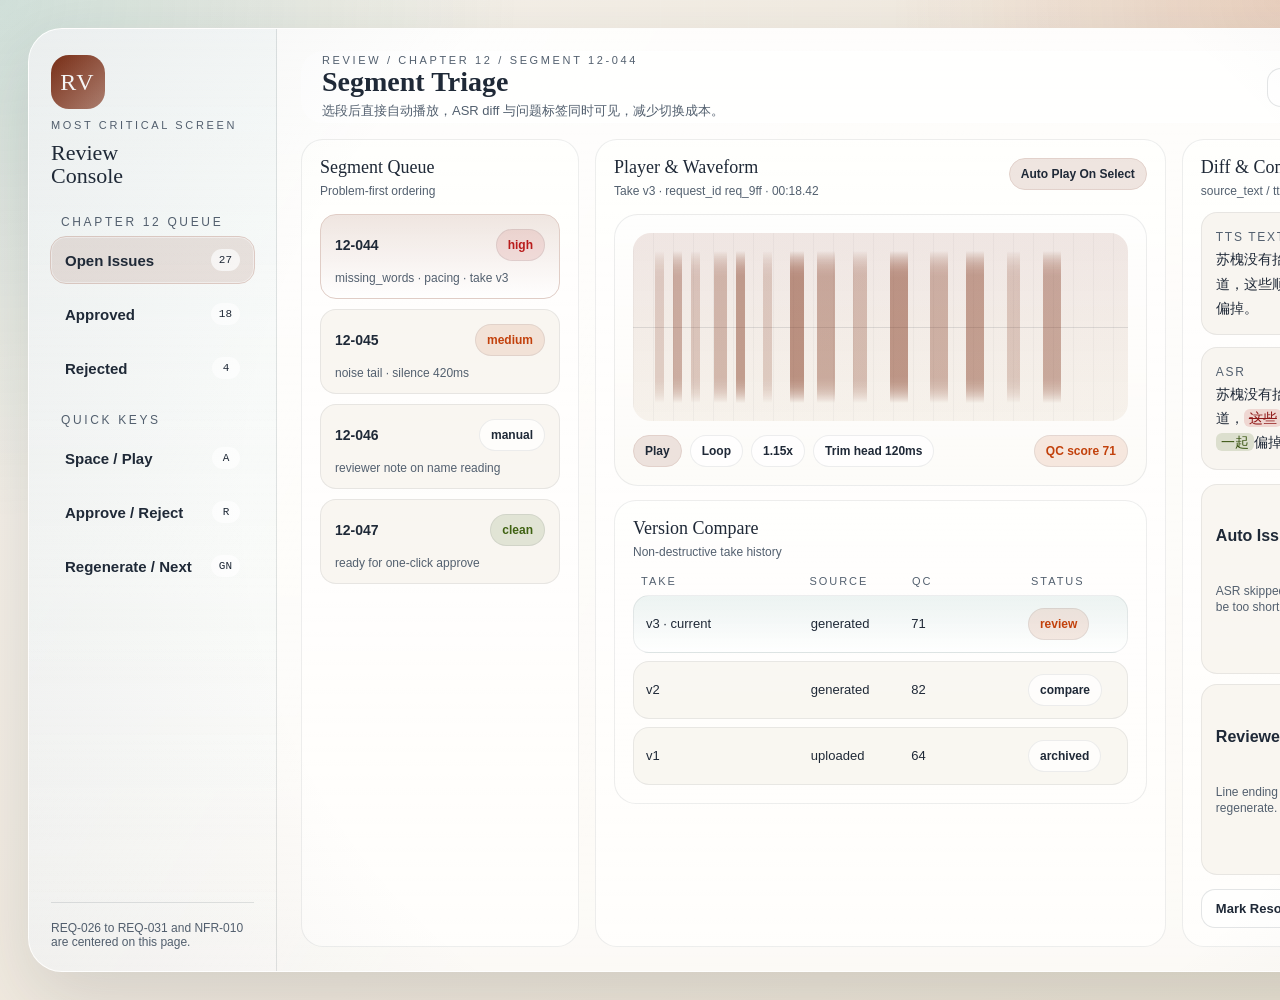
<file: mockups/05_review_console.html>
<!doctype html>
<html lang="zh-CN">
  <head>
    <meta charset="utf-8">
    <meta name="viewport" content="width=device-width, initial-scale=1.0">
    <title>Review Console</title>
    <link rel="stylesheet" href="mockups.css">
  </head>
  <body class="theme-review">
    <div class="stage">
      <div class="artboard">
        <div class="shell">
          <aside class="sidebar" style="display: flex; flex-direction: column;">
            <div class="brand-lockup">
              <div class="brand-mark">RV</div>
              <div class="eyebrow">Most Critical Screen</div>
              <div class="brand-title">Review<br>Console</div>
            </div>
            <div class="nav-group">
              <div class="nav-label">Chapter 12 Queue</div>
              <div class="nav-item active"><strong>Open Issues</strong><span class="count">27</span></div>
              <div class="nav-item"><strong>Approved</strong><span class="count">18</span></div>
              <div class="nav-item"><strong>Rejected</strong><span class="count">4</span></div>
            </div>
            <div class="nav-group">
              <div class="nav-label">Quick Keys</div>
              <div class="nav-item"><strong>Space / Play</strong><span class="count">A</span></div>
              <div class="nav-item"><strong>Approve / Reject</strong><span class="count">R</span></div>
              <div class="nav-item"><strong>Regenerate / Next</strong><span class="count">GN</span></div>
            </div>
            <div class="sidebar-footer">
              <div class="muted">REQ-026 to REQ-031 and NFR-010 are centered on this page.</div>
            </div>
          </aside>

          <main class="workspace">
            <div class="topbar">
              <div>
                <div class="eyebrow">Review / Chapter 12 / Segment 12-044</div>
                <h1>Segment Triage</h1>
                <div class="subline">选段后直接自动播放，ASR diff 与问题标签同时可见，减少切换成本。</div>
              </div>
              <div class="toolbar">
                <div class="btn">A/B Compare</div>
                <div class="btn">Trim</div>
                <div class="btn primary">Approve & Next</div>
              </div>
            </div>

            <div class="page-grid review-grid">
              <section class="panel">
                <div class="panel-header">
                  <div>
                    <div class="panel-title">Segment Queue</div>
                    <div class="panel-meta">Problem-first ordering</div>
                  </div>
                </div>
                <div class="list">
                  <div class="list-item active">
                    <div class="split">
                      <div class="title-row">12-044</div>
                      <span class="chip danger">high</span>
                    </div>
                    <div class="muted">missing_words · pacing · take v3</div>
                  </div>
                  <div class="list-item">
                    <div class="split">
                      <div class="title-row">12-045</div>
                      <span class="chip warn">medium</span>
                    </div>
                    <div class="muted">noise tail · silence 420ms</div>
                  </div>
                  <div class="list-item">
                    <div class="split">
                      <div class="title-row">12-046</div>
                      <span class="chip">manual</span>
                    </div>
                    <div class="muted">reviewer note on name reading</div>
                  </div>
                  <div class="list-item">
                    <div class="split">
                      <div class="title-row">12-047</div>
                      <span class="chip success">clean</span>
                    </div>
                    <div class="muted">ready for one-click approve</div>
                  </div>
                </div>
              </section>

              <section class="panel">
                <div class="panel-header">
                  <div>
                    <div class="panel-title">Player & Waveform</div>
                    <div class="panel-meta">Take v3 · request_id req_9ff · 00:18.42</div>
                  </div>
                  <div class="chip brand">Auto Play On Select</div>
                </div>
                <div class="waveframe">
                  <div class="waveform"></div>
                  <div class="playback-row">
                    <div class="chip-row">
                      <div class="chip brand">Play</div>
                      <div class="chip">Loop</div>
                      <div class="chip">1.15x</div>
                      <div class="chip">Trim head 120ms</div>
                    </div>
                    <div class="chip warn">QC score 71</div>
                  </div>
                </div>
                <div class="panel" style="margin-top: 14px;">
                  <div class="panel-header">
                    <div>
                      <div class="panel-title">Version Compare</div>
                      <div class="panel-meta">Non-destructive take history</div>
                    </div>
                  </div>
                  <div class="table history-table">
                    <div class="table-head">
                      <div>Take</div>
                      <div>Source</div>
                      <div>QC</div>
                      <div>Status</div>
                    </div>
                    <div class="table-row emphasis">
                      <div>v3 · current</div>
                      <div>generated</div>
                      <div>71</div>
                      <div><span class="chip warn">review</span></div>
                    </div>
                    <div class="table-row">
                      <div>v2</div>
                      <div>generated</div>
                      <div>82</div>
                      <div><span class="chip">compare</span></div>
                    </div>
                    <div class="table-row">
                      <div>v1</div>
                      <div>uploaded</div>
                      <div>64</div>
                      <div><span class="chip">archived</span></div>
                    </div>
                  </div>
                </div>
              </section>

              <section class="panel" style="display: grid; grid-template-rows: auto auto 1fr auto; gap: 14px;">
                <div>
                  <div class="panel-title">Diff & Context</div>
                  <div class="panel-meta">source_text / tts_text / ASR diff in one glance</div>
                </div>
                <div class="diff">
                  <div class="diff-block">
                    <div class="kicker">TTS Text</div>
                    苏槐没有抬头，只在掌心里默默记下名字的顺序。她知道，这些顺序一旦念错，
                    后面整条航路的生死都会跟着偏掉。
                  </div>
                  <div class="diff-block">
                    <div class="kicker">ASR</div>
                    苏槐没有抬头，只在掌心里默默记下名字的顺序。她知道，<span class="remove">这些</span>
                    顺序一旦念错，后面整条航路的生死都会跟着<span class="add">一起</span>偏掉。
                  </div>
                </div>
                <div class="list">
                  <div class="flag">
                    <div class="split">
                      <strong>Auto Issue</strong>
                      <span class="chip danger">missing_words</span>
                    </div>
                    <div class="muted">ASR skipped “这些”, confidence 0.94. Pause before phrase may be too short.</div>
                  </div>
                  <div class="flag">
                    <div class="split">
                      <strong>Reviewer Tag</strong>
                      <span class="chip warn">pacing</span>
                    </div>
                    <div class="muted">Line ending rushes into “偏掉”, recommend text keep + regenerate.</div>
                  </div>
                </div>
                <div class="chip-row">
                  <div class="btn">Mark Resolved</div>
                  <div class="btn">Regenerate</div>
                  <div class="btn ghost">Reject</div>
                </div>
              </section>
            </div>
          </main>
        </div>
      </div>
    </div>
  </body>
</html>
</file>
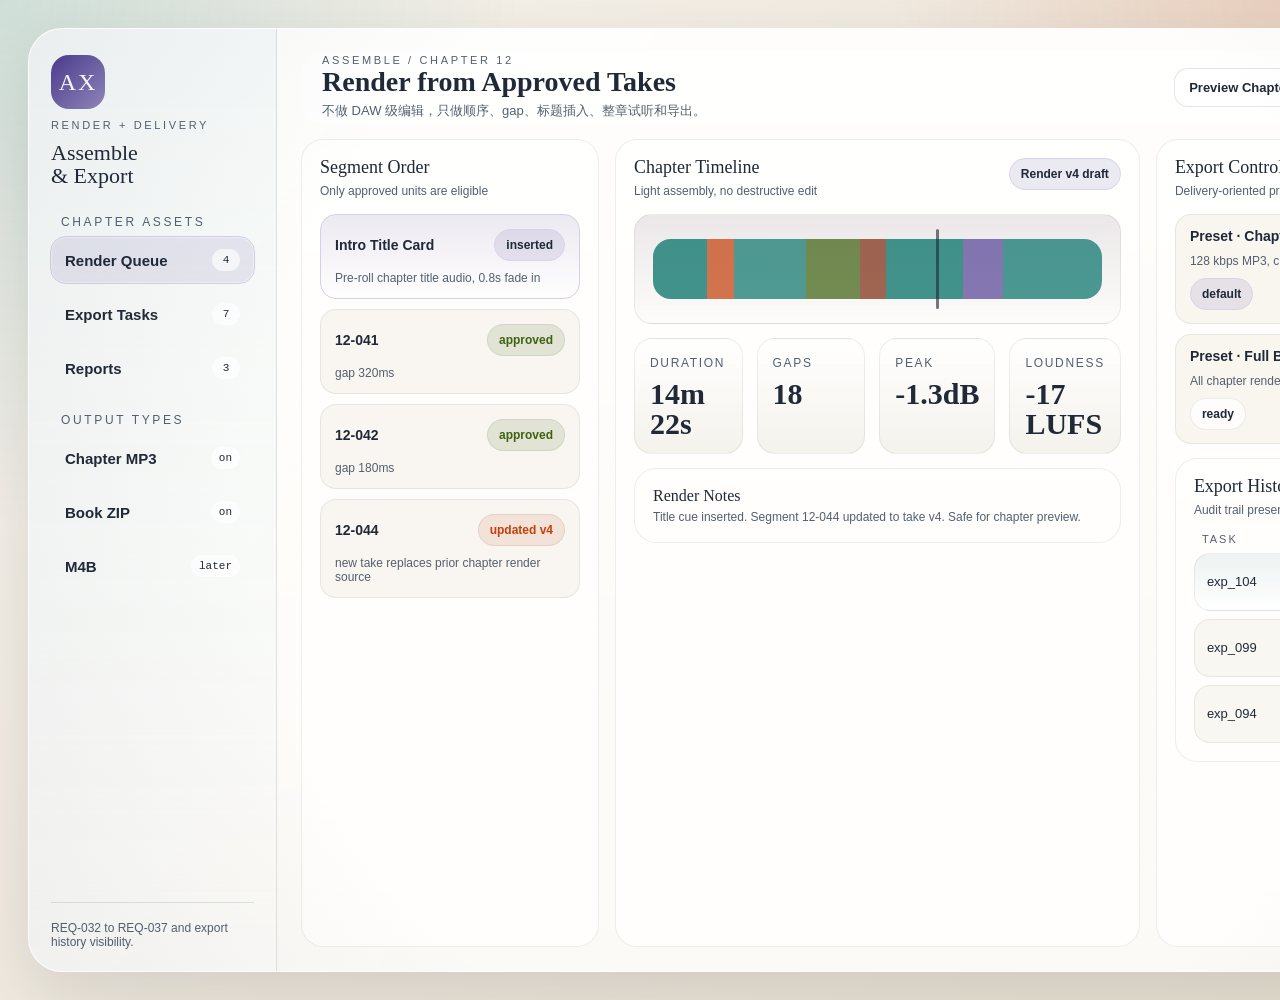
<file: mockups/06_assemble_export.html>
<!doctype html>
<html lang="zh-CN">
  <head>
    <meta charset="utf-8">
    <meta name="viewport" content="width=device-width, initial-scale=1.0">
    <title>Assemble and Export</title>
    <link rel="stylesheet" href="mockups.css">
  </head>
  <body class="theme-export">
    <div class="stage">
      <div class="artboard">
        <div class="shell">
          <aside class="sidebar" style="display: flex; flex-direction: column;">
            <div class="brand-lockup">
              <div class="brand-mark">AX</div>
              <div class="eyebrow">Render + Delivery</div>
              <div class="brand-title">Assemble<br>& Export</div>
            </div>
            <div class="nav-group">
              <div class="nav-label">Chapter Assets</div>
              <div class="nav-item active"><strong>Render Queue</strong><span class="count">4</span></div>
              <div class="nav-item"><strong>Export Tasks</strong><span class="count">7</span></div>
              <div class="nav-item"><strong>Reports</strong><span class="count">3</span></div>
            </div>
            <div class="nav-group">
              <div class="nav-label">Output Types</div>
              <div class="nav-item"><strong>Chapter MP3</strong><span class="count">on</span></div>
              <div class="nav-item"><strong>Book ZIP</strong><span class="count">on</span></div>
              <div class="nav-item"><strong>M4B</strong><span class="count">later</span></div>
            </div>
            <div class="sidebar-footer">
              <div class="muted">REQ-032 to REQ-037 and export history visibility.</div>
            </div>
          </aside>

          <main class="workspace">
            <div class="topbar">
              <div>
                <div class="eyebrow">Assemble / Chapter 12</div>
                <h1>Render from Approved Takes</h1>
                <div class="subline">不做 DAW 级编辑，只做顺序、gap、标题插入、整章试听和导出。</div>
              </div>
              <div class="toolbar">
                <div class="btn">Preview Chapter</div>
                <div class="btn">Save Render v4</div>
                <div class="btn primary">Export Book ZIP</div>
              </div>
            </div>

            <div class="page-grid export-grid">
              <section class="panel">
                <div class="panel-header">
                  <div>
                    <div class="panel-title">Segment Order</div>
                    <div class="panel-meta">Only approved units are eligible</div>
                  </div>
                </div>
                <div class="list">
                  <div class="list-item active">
                    <div class="split">
                      <div class="title-row">Intro Title Card</div>
                      <span class="chip brand">inserted</span>
                    </div>
                    <div class="muted">Pre-roll chapter title audio, 0.8s fade in</div>
                  </div>
                  <div class="list-item">
                    <div class="split">
                      <div class="title-row">12-041</div>
                      <span class="chip success">approved</span>
                    </div>
                    <div class="muted">gap 320ms</div>
                  </div>
                  <div class="list-item">
                    <div class="split">
                      <div class="title-row">12-042</div>
                      <span class="chip success">approved</span>
                    </div>
                    <div class="muted">gap 180ms</div>
                  </div>
                  <div class="list-item">
                    <div class="split">
                      <div class="title-row">12-044</div>
                      <span class="chip warn">updated v4</span>
                    </div>
                    <div class="muted">new take replaces prior chapter render source</div>
                  </div>
                </div>
              </section>

              <section class="panel">
                <div class="panel-header">
                  <div>
                    <div class="panel-title">Chapter Timeline</div>
                    <div class="panel-meta">Light assembly, no destructive edit</div>
                  </div>
                  <div class="chip brand">Render v4 draft</div>
                </div>
                <div class="timeline"></div>
                <div class="metrics" style="margin-top: 14px;">
                  <div class="metric">
                    <span>Duration</span>
                    <strong>14m 22s</strong>
                  </div>
                  <div class="metric">
                    <span>Gaps</span>
                    <strong>18</strong>
                  </div>
                  <div class="metric">
                    <span>Peak</span>
                    <strong>-1.3dB</strong>
                  </div>
                  <div class="metric">
                    <span>Loudness</span>
                    <strong>-17 LUFS</strong>
                  </div>
                </div>
                <div class="panel" style="margin-top: 14px;">
                  <div class="panel-title" style="font-size: 16px;">Render Notes</div>
                  <div class="panel-meta">Title cue inserted. Segment 12-044 updated to take v4. Safe for chapter preview.</div>
                </div>
              </section>

              <section class="panel">
                <div class="panel-header">
                  <div>
                    <div class="panel-title">Export Control</div>
                    <div class="panel-meta">Delivery-oriented presets</div>
                  </div>
                </div>
                <div class="list">
                  <div class="suggestion">
                    <strong>Preset · Chapter MP3 Pack</strong>
                    <div class="muted">128 kbps MP3, chapter naming normalized, include manifest.json</div>
                    <div class="chip-row">
                      <div class="chip brand">default</div>
                    </div>
                  </div>
                  <div class="suggestion">
                    <strong>Preset · Full Book ZIP</strong>
                    <div class="muted">All chapter renders + metadata + review report</div>
                    <div class="chip-row">
                      <div class="chip">ready</div>
                    </div>
                  </div>
                </div>
                <div class="panel" style="margin-top: 14px;">
                  <div class="panel-header">
                    <div>
                      <div class="panel-title">Export History</div>
                      <div class="panel-meta">Audit trail preserved</div>
                    </div>
                  </div>
                  <div class="table history-table">
                    <div class="table-head">
                      <div>Task</div>
                      <div>Type</div>
                      <div>Status</div>
                      <div>Time</div>
                    </div>
                    <div class="table-row emphasis">
                      <div>exp_104</div>
                      <div>book_zip</div>
                      <div><span class="chip brand">running</span></div>
                      <div class="mono">09:21</div>
                    </div>
                    <div class="table-row">
                      <div>exp_099</div>
                      <div>chapter_mp3</div>
                      <div><span class="chip success">done</span></div>
                      <div class="mono">Yesterday</div>
                    </div>
                    <div class="table-row">
                      <div>exp_094</div>
                      <div>report</div>
                      <div><span class="chip">done</span></div>
                      <div class="mono">Mar 08</div>
                    </div>
                  </div>
                </div>
              </section>
            </div>
          </main>
        </div>
      </div>
    </div>
  </body>
</html>
</file>
<file: mockups/mockups.css>
:root {
  --bg: #f4f1ea;
  --bg-deep: #ebe4d7;
  --paper: #fbf8f2;
  --paper-strong: #fffdf8;
  --ink: #1f2937;
  --ink-soft: #53606f;
  --line: rgba(31, 41, 55, 0.12);
  --line-strong: rgba(31, 41, 55, 0.2);
  --shadow: 0 26px 70px rgba(38, 53, 64, 0.14);
  --radius-xl: 30px;
  --radius-lg: 22px;
  --radius-md: 16px;
  --radius-sm: 12px;
  --sans: "Avenir Next", "PingFang SC", "Helvetica Neue", sans-serif;
  --serif: "Iowan Old Style", "Palatino Linotype", "Songti SC", serif;
  --mono: "IBM Plex Mono", "Menlo", "SFMono-Regular", monospace;
  --brand: #0f766e;
  --brand-soft: rgba(15, 118, 110, 0.12);
  --warn: #c2410c;
  --danger: #b91c1c;
  --success: #3f6212;
  --amber: #a16207;
}

* {
  box-sizing: border-box;
}

html,
body {
  margin: 0;
  width: 100%;
  min-height: 100%;
}

body {
  font-family: var(--sans);
  color: var(--ink);
  background:
    radial-gradient(circle at top left, rgba(15, 118, 110, 0.17), transparent 32%),
    radial-gradient(circle at top right, rgba(194, 65, 12, 0.14), transparent 24%),
    linear-gradient(135deg, #f7f4ee 0%, #efe7db 58%, #e9e1d1 100%);
}

body::before {
  content: "";
  position: fixed;
  inset: 0;
  background-image:
    linear-gradient(rgba(255, 255, 255, 0.28) 1px, transparent 1px),
    linear-gradient(90deg, rgba(255, 255, 255, 0.28) 1px, transparent 1px);
  background-size: 44px 44px;
  mask-image: radial-gradient(circle at center, black 18%, transparent 88%);
  opacity: 0.45;
  pointer-events: none;
}

body.theme-text {
  --brand: #8a5b0f;
  --brand-soft: rgba(138, 91, 15, 0.13);
}

body.theme-voice {
  --brand: #065f46;
  --brand-soft: rgba(6, 95, 70, 0.14);
}

body.theme-generate {
  --brand: #0c4a6e;
  --brand-soft: rgba(12, 74, 110, 0.12);
}

body.theme-review {
  --brand: #7c2d12;
  --brand-soft: rgba(124, 45, 18, 0.12);
}

body.theme-export {
  --brand: #4d3a91;
  --brand-soft: rgba(77, 58, 145, 0.11);
}

a {
  color: inherit;
  text-decoration: none;
}

.stage {
  width: 1660px;
  min-height: 1000px;
  margin: 0 auto;
  padding: 28px;
}

.artboard {
  position: relative;
  width: 1600px;
  height: 944px;
  overflow: hidden;
  border-radius: 34px;
  background:
    linear-gradient(180deg, rgba(255, 255, 255, 0.74), rgba(255, 255, 255, 0.34)),
    linear-gradient(120deg, rgba(255, 255, 255, 0.55), transparent 48%),
    var(--paper);
  border: 1px solid rgba(255, 255, 255, 0.6);
  box-shadow: var(--shadow);
}

.artboard::after {
  content: "";
  position: absolute;
  inset: 0;
  background: radial-gradient(circle at center, transparent 62%, rgba(44, 52, 63, 0.06) 100%);
  pointer-events: none;
}

.shell {
  display: grid;
  grid-template-columns: 248px 1fr;
  height: 100%;
}

.sidebar {
  padding: 26px 22px 22px;
  background:
    linear-gradient(180deg, rgba(255, 255, 255, 0.55), rgba(255, 255, 255, 0.1)),
    linear-gradient(180deg, rgba(15, 118, 110, 0.07), rgba(15, 118, 110, 0));
  border-right: 1px solid var(--line);
}

.brand-lockup {
  display: grid;
  gap: 10px;
  margin-bottom: 28px;
}

.brand-mark {
  width: 54px;
  height: 54px;
  display: grid;
  place-items: center;
  border-radius: 18px;
  background:
    linear-gradient(135deg, var(--brand), color-mix(in srgb, var(--brand) 60%, white));
  color: white;
  font-family: var(--serif);
  font-size: 24px;
  letter-spacing: 0.08em;
}

.eyebrow {
  font-size: 11px;
  letter-spacing: 0.24em;
  text-transform: uppercase;
  color: var(--ink-soft);
}

.brand-title {
  font-size: 22px;
  font-family: var(--serif);
  line-height: 1.05;
}

.nav-group {
  display: grid;
  gap: 8px;
  margin-bottom: 22px;
}

.nav-label {
  font-size: 12px;
  letter-spacing: 0.22em;
  color: var(--ink-soft);
  text-transform: uppercase;
  padding: 0 10px;
}

.nav-item {
  display: flex;
  align-items: center;
  justify-content: space-between;
  gap: 12px;
  padding: 12px 14px;
  border-radius: 15px;
  color: var(--ink);
  background: transparent;
}

.nav-item strong {
  font-size: 15px;
  font-weight: 600;
}

.nav-item.active {
  background: var(--brand-soft);
  outline: 1px solid color-mix(in srgb, var(--brand) 25%, white);
  box-shadow: inset 0 0 0 1px rgba(255, 255, 255, 0.45);
}

.nav-item .count {
  min-width: 28px;
  padding: 5px 8px;
  border-radius: 999px;
  background: rgba(255, 255, 255, 0.72);
  font-size: 11px;
  font-family: var(--mono);
  text-align: center;
}

.sidebar-footer {
  margin-top: auto;
  padding-top: 18px;
  border-top: 1px solid var(--line);
}

.workspace {
  padding: 22px 24px 24px;
  display: grid;
  grid-template-rows: 72px 1fr;
  gap: 16px;
}

.topbar {
  display: flex;
  align-items: center;
  justify-content: space-between;
  gap: 18px;
  padding: 14px 18px 14px 20px;
  border-radius: 22px;
  background: rgba(255, 255, 255, 0.68);
  border: 1px solid rgba(255, 255, 255, 0.72);
}

.topbar h1 {
  margin: 2px 0 0;
  font-size: 28px;
  font-family: var(--serif);
  font-weight: 600;
  line-height: 1;
}

.subline {
  margin-top: 6px;
  font-size: 13px;
  color: var(--ink-soft);
}

.toolbar {
  display: flex;
  gap: 10px;
  align-items: center;
}

.input-shell {
  display: flex;
  align-items: center;
  gap: 10px;
  min-width: 300px;
  padding: 10px 14px;
  border-radius: 14px;
  background: rgba(244, 241, 234, 0.9);
  border: 1px solid rgba(31, 41, 55, 0.08);
  color: var(--ink-soft);
}

.btn {
  display: inline-flex;
  align-items: center;
  gap: 8px;
  padding: 11px 14px;
  border-radius: 14px;
  font-size: 13px;
  font-weight: 600;
  border: 1px solid var(--line);
  background: rgba(255, 255, 255, 0.72);
}

.btn.primary {
  background: linear-gradient(135deg, var(--brand), color-mix(in srgb, var(--brand) 70%, white));
  color: white;
  border-color: transparent;
}

.btn.ghost {
  background: transparent;
}

.chip-row,
.stack-row {
  display: flex;
  flex-wrap: wrap;
  gap: 8px;
}

.chip {
  display: inline-flex;
  align-items: center;
  gap: 8px;
  padding: 8px 11px;
  border-radius: 999px;
  font-size: 12px;
  font-weight: 600;
  background: rgba(255, 255, 255, 0.72);
  border: 1px solid rgba(31, 41, 55, 0.08);
}

.chip.brand {
  background: var(--brand-soft);
  border-color: color-mix(in srgb, var(--brand) 22%, white);
}

.chip.warn {
  background: rgba(194, 65, 12, 0.11);
  color: var(--warn);
}

.chip.danger {
  background: rgba(185, 28, 28, 0.11);
  color: var(--danger);
}

.chip.success {
  background: rgba(63, 98, 18, 0.12);
  color: var(--success);
}

.page-grid {
  display: grid;
  gap: 16px;
  height: 100%;
}

.overview-grid {
  grid-template-columns: 1.55fr 1fr;
  grid-template-rows: 146px 1fr;
}

.prep-grid {
  grid-template-columns: 244px 1.45fr 0.92fr;
}

.voice-grid {
  grid-template-columns: 270px 1.2fr 0.92fr;
}

.generate-grid {
  grid-template-columns: 1.24fr 0.82fr;
  grid-template-rows: 146px 1fr;
}

.review-grid {
  grid-template-columns: 278px 1.22fr 0.9fr;
}

.export-grid {
  grid-template-columns: 298px 1.08fr 0.92fr;
}

.panel {
  background:
    linear-gradient(180deg, rgba(255, 255, 255, 0.78), rgba(255, 255, 255, 0.56)),
    var(--paper-strong);
  border: 1px solid rgba(31, 41, 55, 0.08);
  border-radius: 22px;
  padding: 18px;
  box-shadow: inset 0 1px 0 rgba(255, 255, 255, 0.55);
}

.panel h2,
.panel h3,
.panel h4 {
  margin: 0;
}

.panel-header {
  display: flex;
  align-items: flex-start;
  justify-content: space-between;
  gap: 12px;
  margin-bottom: 16px;
}

.panel-title {
  font-size: 18px;
  font-family: var(--serif);
  line-height: 1.1;
}

.panel-meta {
  margin-top: 6px;
  font-size: 12px;
  color: var(--ink-soft);
}

.metrics {
  display: grid;
  grid-template-columns: repeat(4, 1fr);
  gap: 14px;
}

.metric {
  padding: 14px 15px;
  border-radius: 18px;
  background: linear-gradient(180deg, rgba(255, 255, 255, 0.76), rgba(244, 241, 234, 0.92));
  border: 1px solid rgba(31, 41, 55, 0.08);
}

.metric strong {
  display: block;
  font-size: 30px;
  font-family: var(--serif);
  line-height: 1;
  margin-top: 8px;
}

.metric span {
  font-size: 12px;
  color: var(--ink-soft);
  letter-spacing: 0.14em;
  text-transform: uppercase;
}

.rail {
  display: flex;
  gap: 8px;
}

.rail .pill {
  flex: 1;
  min-height: 74px;
  padding: 12px;
  border-radius: 18px;
  background: linear-gradient(180deg, rgba(255, 255, 255, 0.72), rgba(250, 246, 239, 0.88));
  border: 1px solid rgba(31, 41, 55, 0.08);
}

.pill .label {
  font-size: 11px;
  text-transform: uppercase;
  letter-spacing: 0.16em;
  color: var(--ink-soft);
}

.pill .value {
  margin-top: 8px;
  font-size: 20px;
  font-weight: 700;
}

.list {
  display: grid;
  gap: 10px;
}

.list-item {
  display: grid;
  gap: 10px;
  padding: 14px 14px 13px;
  border-radius: 16px;
  background: rgba(247, 243, 236, 0.72);
  border: 1px solid rgba(31, 41, 55, 0.08);
}

.list-item.active {
  background: linear-gradient(180deg, var(--brand-soft), rgba(255, 255, 255, 0.55));
  border-color: color-mix(in srgb, var(--brand) 24%, white);
}

.split {
  display: flex;
  align-items: center;
  justify-content: space-between;
  gap: 12px;
}

.title-row {
  display: flex;
  align-items: center;
  gap: 10px;
  font-size: 14px;
  font-weight: 700;
}

.muted {
  color: var(--ink-soft);
  font-size: 12px;
}

.mono {
  font-family: var(--mono);
}

.table {
  display: grid;
  gap: 8px;
}

.table-head,
.table-row {
  display: grid;
  gap: 12px;
  align-items: center;
}

.table-head {
  font-size: 11px;
  text-transform: uppercase;
  letter-spacing: 0.18em;
  color: var(--ink-soft);
  padding: 0 8px;
}

.table-row {
  padding: 12px 12px;
  border-radius: 16px;
  background: rgba(247, 243, 236, 0.68);
  border: 1px solid rgba(31, 41, 55, 0.08);
  font-size: 13px;
}

.table-row.emphasis {
  background: linear-gradient(180deg, rgba(15, 118, 110, 0.08), rgba(255, 255, 255, 0.72));
}

.project-table .table-head,
.project-table .table-row {
  grid-template-columns: 1.42fr 0.72fr 0.72fr 0.7fr 0.66fr 0.54fr;
}

.job-table .table-head,
.job-table .table-row {
  grid-template-columns: 0.9fr 0.74fr 0.72fr 0.62fr 0.6fr 0.46fr;
}

.history-table .table-head,
.history-table .table-row {
  grid-template-columns: 0.95fr 0.55fr 0.65fr 0.54fr;
}

.editor-columns {
  display: grid;
  grid-template-columns: 1fr 1fr;
  gap: 14px;
}

.editor-panel {
  display: grid;
  grid-template-rows: auto 1fr auto;
  gap: 12px;
  min-height: 564px;
}

.editor-surface {
  padding: 16px;
  border-radius: 18px;
  background:
    linear-gradient(180deg, rgba(255, 255, 255, 0.76), rgba(251, 248, 242, 0.98));
  border: 1px solid rgba(31, 41, 55, 0.08);
  line-height: 1.76;
  font-size: 15px;
}

.editor-surface.highlight {
  border-color: color-mix(in srgb, var(--brand) 18%, white);
  box-shadow: inset 0 0 0 1px rgba(255, 255, 255, 0.55);
}

.tree {
  display: grid;
  gap: 10px;
}

.tree-node {
  padding: 12px 13px;
  border-radius: 15px;
  background: rgba(247, 243, 236, 0.72);
  border: 1px solid rgba(31, 41, 55, 0.08);
}

.tree-node.active {
  background: linear-gradient(180deg, var(--brand-soft), rgba(255, 255, 255, 0.54));
}

.tree-node .chapter {
  font-size: 14px;
  font-weight: 700;
}

.tree-node .stats {
  margin-top: 8px;
  display: flex;
  gap: 8px;
  flex-wrap: wrap;
}

.suggestion {
  display: grid;
  gap: 10px;
  padding: 13px 14px;
  border-radius: 16px;
  background: rgba(247, 243, 236, 0.76);
  border: 1px solid rgba(31, 41, 55, 0.08);
}

.suggestion strong {
  font-size: 14px;
}

.voice-card {
  padding: 18px;
  border-radius: 22px;
  background:
    linear-gradient(135deg, color-mix(in srgb, var(--brand) 88%, white), color-mix(in srgb, var(--brand) 44%, white));
  color: white;
}

.voice-card h2 {
  font-size: 34px;
  font-family: var(--serif);
  margin-bottom: 8px;
}

.voice-tags {
  display: flex;
  gap: 8px;
  flex-wrap: wrap;
  margin-top: 14px;
}

.voice-tag {
  padding: 8px 10px;
  border-radius: 999px;
  background: rgba(255, 255, 255, 0.18);
  border: 1px solid rgba(255, 255, 255, 0.2);
  font-size: 12px;
}

.param-grid {
  display: grid;
  grid-template-columns: repeat(2, 1fr);
  gap: 12px;
}

.param {
  padding: 14px;
  border-radius: 16px;
  background: rgba(247, 243, 236, 0.72);
  border: 1px solid rgba(31, 41, 55, 0.08);
}

.bar-track {
  width: 100%;
  height: 10px;
  margin-top: 12px;
  border-radius: 999px;
  background: rgba(31, 41, 55, 0.08);
  overflow: hidden;
}

.bar-fill {
  height: 100%;
  border-radius: inherit;
  background: linear-gradient(90deg, var(--brand), color-mix(in srgb, var(--brand) 55%, white));
}

.lane-stack {
  display: grid;
  gap: 10px;
}

.lane {
  padding: 14px;
  border-radius: 18px;
  background: rgba(247, 243, 236, 0.7);
  border: 1px solid rgba(31, 41, 55, 0.08);
}

.lane-head {
  display: flex;
  align-items: center;
  justify-content: space-between;
  gap: 12px;
  margin-bottom: 12px;
}

.lane-title {
  font-weight: 700;
  font-size: 15px;
}

.cards {
  display: grid;
  gap: 10px;
}

.job-card {
  padding: 12px 12px 11px;
  border-radius: 15px;
  background: rgba(255, 255, 255, 0.74);
  border: 1px solid rgba(31, 41, 55, 0.08);
}

.log {
  height: 244px;
  padding: 14px;
  border-radius: 18px;
  background: #1d2933;
  color: #d6e2ea;
  font-family: var(--mono);
  font-size: 12px;
  line-height: 1.62;
}

.waveframe {
  padding: 18px;
  border-radius: 24px;
  background:
    linear-gradient(180deg, rgba(255, 255, 255, 0.84), rgba(255, 255, 255, 0.52)),
    var(--paper);
  border: 1px solid rgba(31, 41, 55, 0.08);
}

.waveform {
  position: relative;
  height: 188px;
  border-radius: 18px;
  background:
    linear-gradient(180deg, rgba(124, 45, 18, 0.12), rgba(124, 45, 18, 0.02)),
    repeating-linear-gradient(
      90deg,
      rgba(31, 41, 55, 0.04) 0 1px,
      transparent 1px 20px
    ),
    linear-gradient(180deg, rgba(255, 255, 255, 0.76), rgba(247, 243, 236, 0.76));
  overflow: hidden;
}

.waveform::before,
.waveform::after {
  content: "";
  position: absolute;
  left: 0;
  right: 0;
  margin: auto;
}

.waveform::before {
  top: 50%;
  height: 1px;
  background: rgba(31, 41, 55, 0.12);
}

.waveform::after {
  inset: 18px 22px;
  background:
    linear-gradient(
      90deg,
      rgba(124, 45, 18, 0.2) 0 2%,
      transparent 2% 4%,
      rgba(124, 45, 18, 0.38) 4% 6%,
      transparent 6% 8%,
      rgba(124, 45, 18, 0.24) 8% 10%,
      transparent 10% 13%,
      rgba(124, 45, 18, 0.32) 13% 16%,
      transparent 16% 18%,
      rgba(124, 45, 18, 0.48) 18% 20%,
      transparent 20% 24%,
      rgba(124, 45, 18, 0.22) 24% 26%,
      transparent 26% 30%,
      rgba(124, 45, 18, 0.55) 30% 33%,
      transparent 33% 36%,
      rgba(124, 45, 18, 0.4) 36% 40%,
      transparent 40% 44%,
      rgba(124, 45, 18, 0.3) 44% 47%,
      transparent 47% 52%,
      rgba(124, 45, 18, 0.52) 52% 56%,
      transparent 56% 61%,
      rgba(124, 45, 18, 0.36) 61% 65%,
      transparent 65% 69%,
      rgba(124, 45, 18, 0.47) 69% 73%,
      transparent 73% 78%,
      rgba(124, 45, 18, 0.24) 78% 81%,
      transparent 81% 86%,
      rgba(124, 45, 18, 0.41) 86% 90%,
      transparent 90% 100%
    );
  mask:
    linear-gradient(180deg, transparent, black 18%, black 82%, transparent),
    linear-gradient(0deg, transparent, black 18%, black 82%, transparent);
  opacity: 0.88;
}

.playback-row {
  display: flex;
  align-items: center;
  justify-content: space-between;
  gap: 12px;
  margin-top: 14px;
}

.timeline {
  position: relative;
  height: 110px;
  border-radius: 18px;
  background:
    linear-gradient(180deg, rgba(77, 58, 145, 0.08), rgba(255, 255, 255, 0.64)),
    rgba(247, 243, 236, 0.74);
  border: 1px solid rgba(31, 41, 55, 0.08);
  overflow: hidden;
}

.timeline::before {
  content: "";
  position: absolute;
  inset: 24px 18px 24px 18px;
  border-radius: 18px;
  background:
    linear-gradient(
      90deg,
      rgba(15, 118, 110, 0.78) 0 12%,
      rgba(194, 65, 12, 0.72) 12% 18%,
      rgba(15, 118, 110, 0.72) 18% 34%,
      rgba(63, 98, 18, 0.72) 34% 46%,
      rgba(124, 45, 18, 0.72) 46% 52%,
      rgba(15, 118, 110, 0.78) 52% 69%,
      rgba(77, 58, 145, 0.68) 69% 78%,
      rgba(15, 118, 110, 0.74) 78% 100%
    );
}

.timeline::after {
  content: "";
  position: absolute;
  top: 14px;
  bottom: 14px;
  left: 62%;
  width: 3px;
  border-radius: 999px;
  background: rgba(31, 41, 55, 0.62);
}

.diff {
  display: grid;
  gap: 12px;
}

.diff-block {
  padding: 14px;
  border-radius: 16px;
  background: rgba(247, 243, 236, 0.78);
  border: 1px solid rgba(31, 41, 55, 0.08);
  line-height: 1.72;
  font-size: 14px;
}

.add {
  background: rgba(63, 98, 18, 0.15);
  color: #35510d;
  padding: 1px 5px;
  border-radius: 6px;
}

.remove {
  background: rgba(185, 28, 28, 0.14);
  color: #8f1717;
  padding: 1px 5px;
  border-radius: 6px;
  text-decoration: line-through;
}

.flag {
  display: grid;
  gap: 8px;
  padding: 12px 14px;
  border-radius: 16px;
  background: rgba(247, 243, 236, 0.74);
  border: 1px solid rgba(31, 41, 55, 0.08);
}

.kicker {
  font-size: 12px;
  letter-spacing: 0.14em;
  text-transform: uppercase;
  color: var(--ink-soft);
}

.hero {
  display: grid;
  grid-template-columns: 1.1fr 0.84fr;
  gap: 20px;
}

.hero-copy {
  padding: 8px 4px 0 2px;
}

.hero-copy h1 {
  margin: 0;
  font-size: 58px;
  line-height: 0.95;
  font-family: var(--serif);
}

.hero-copy p {
  margin: 14px 0 0;
  font-size: 16px;
  line-height: 1.65;
  color: var(--ink-soft);
}

.showcase {
  display: grid;
  gap: 14px;
}

.mock-grid {
  display: grid;
  grid-template-columns: repeat(3, 1fr);
  gap: 14px;
}

.mock-card {
  min-height: 240px;
  padding: 16px;
  border-radius: 22px;
  background:
    linear-gradient(180deg, rgba(255, 255, 255, 0.78), rgba(255, 255, 255, 0.52)),
    var(--paper);
  border: 1px solid rgba(31, 41, 55, 0.08);
  display: grid;
  gap: 12px;
}

.mock-thumb {
  height: 116px;
  border-radius: 18px;
  background:
    radial-gradient(circle at 18% 22%, rgba(15, 118, 110, 0.18), transparent 30%),
    linear-gradient(180deg, rgba(247, 243, 236, 0.82), rgba(255, 255, 255, 0.92));
  border: 1px solid rgba(31, 41, 55, 0.08);
  position: relative;
  overflow: hidden;
}

.mock-thumb::before,
.mock-thumb::after {
  content: "";
  position: absolute;
  border-radius: 12px;
  background: rgba(255, 255, 255, 0.68);
  border: 1px solid rgba(31, 41, 55, 0.08);
}

.mock-thumb::before {
  inset: 14px auto 14px 14px;
  width: 26%;
}

.mock-thumb::after {
  inset: 14px 14px 14px calc(14px + 30%);
}

.legend {
  display: flex;
  flex-wrap: wrap;
  gap: 10px;
}

.legend .chip {
  font-size: 11px;
}

.footer-note {
  margin-top: 14px;
  font-size: 13px;
  color: var(--ink-soft);
}
</file>
